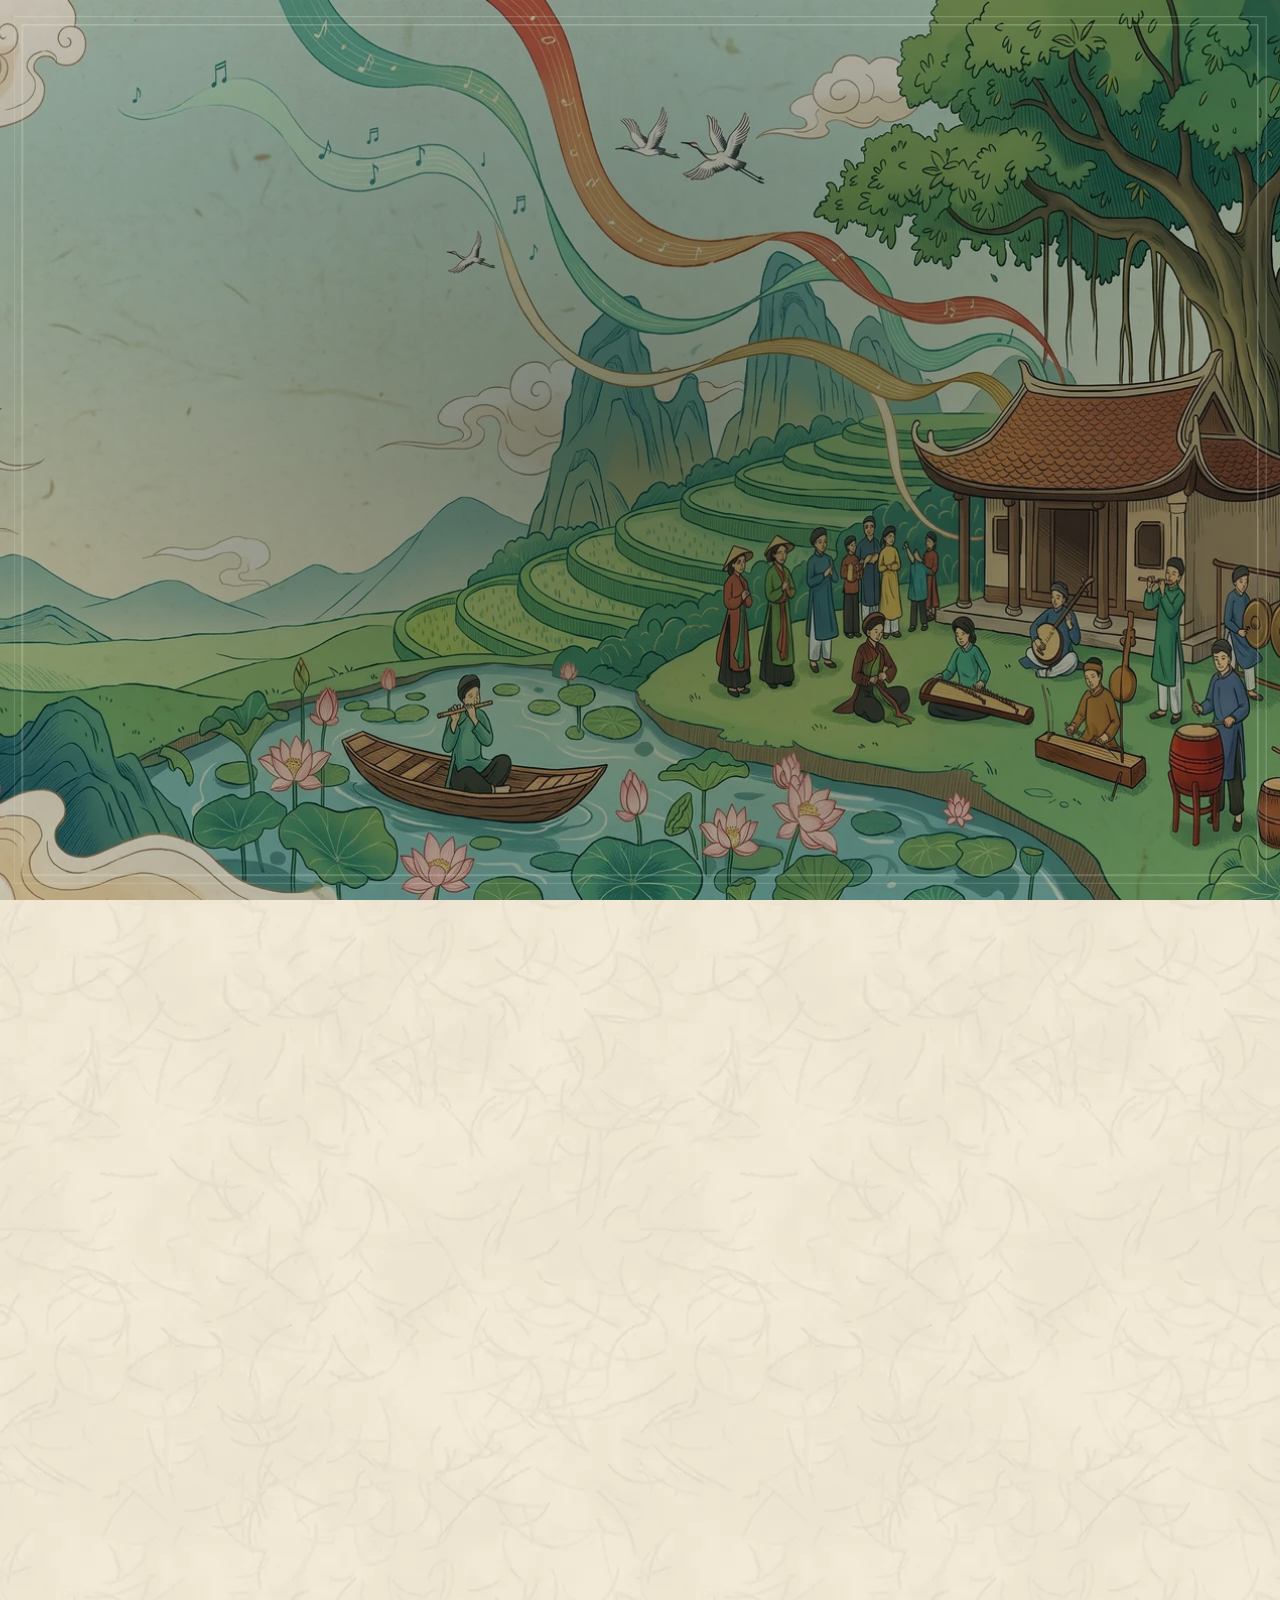
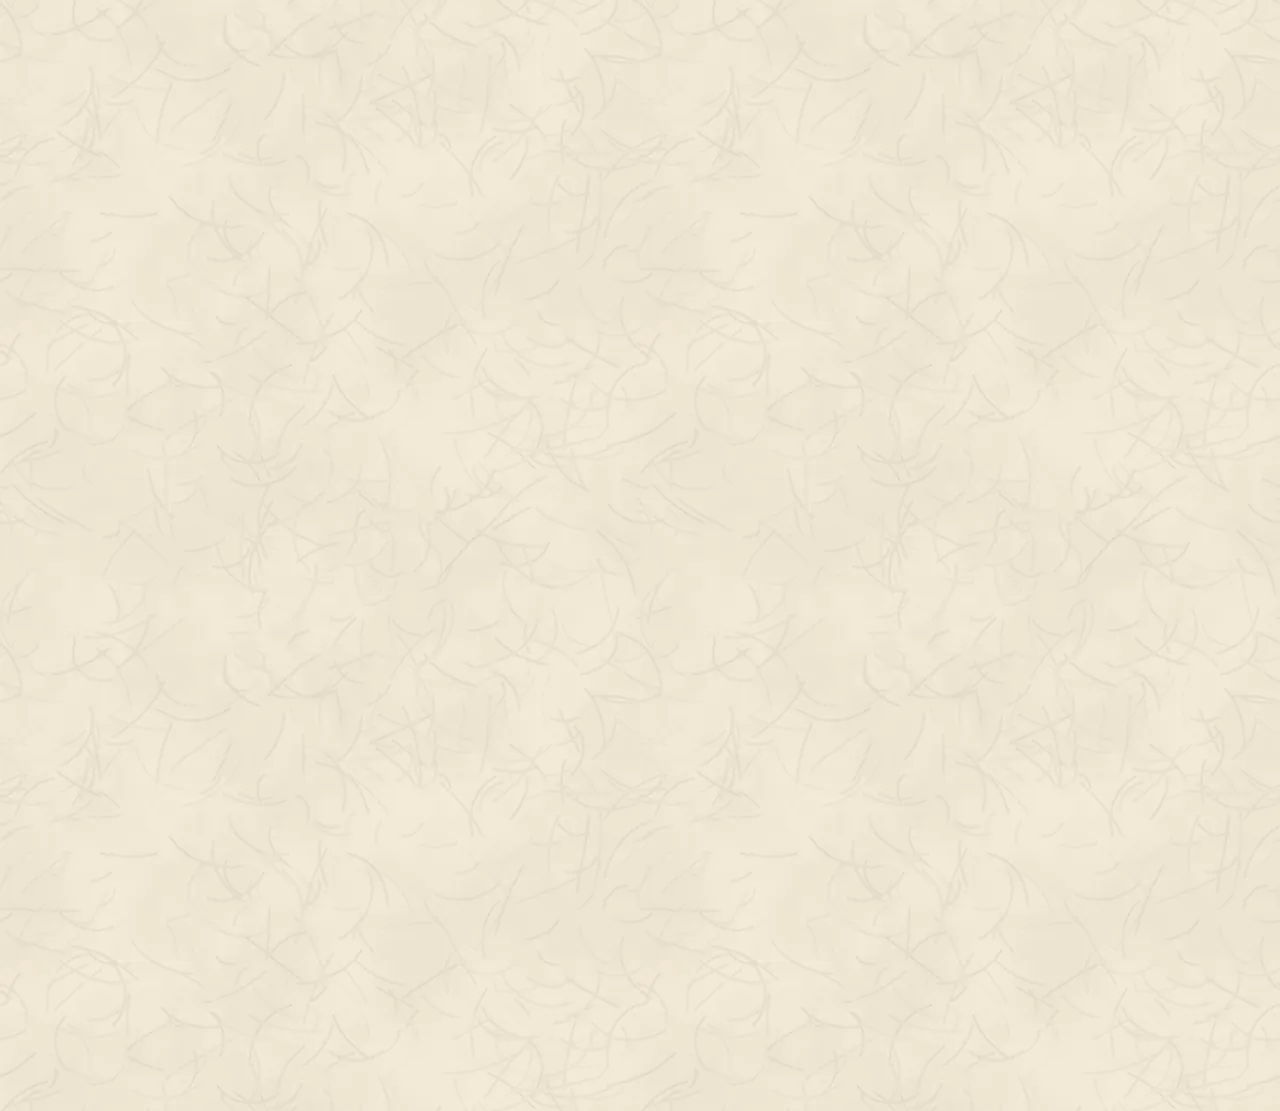
<file: index.html>
<!DOCTYPE html>
<html lang="en">
<head>
  <meta charset="utf-8">
  <meta name="viewport" content="width=device-width, initial-scale=1">
  <title>Ngũ Âm</title>
  <meta http-equiv="refresh" content="0; url=HomePage.html">
  <link rel="canonical" href="HomePage.html">
</head>
<body>
  <p><a href="HomePage.html">Open Ngũ Âm</a></p>
</body>
</html>
</file>
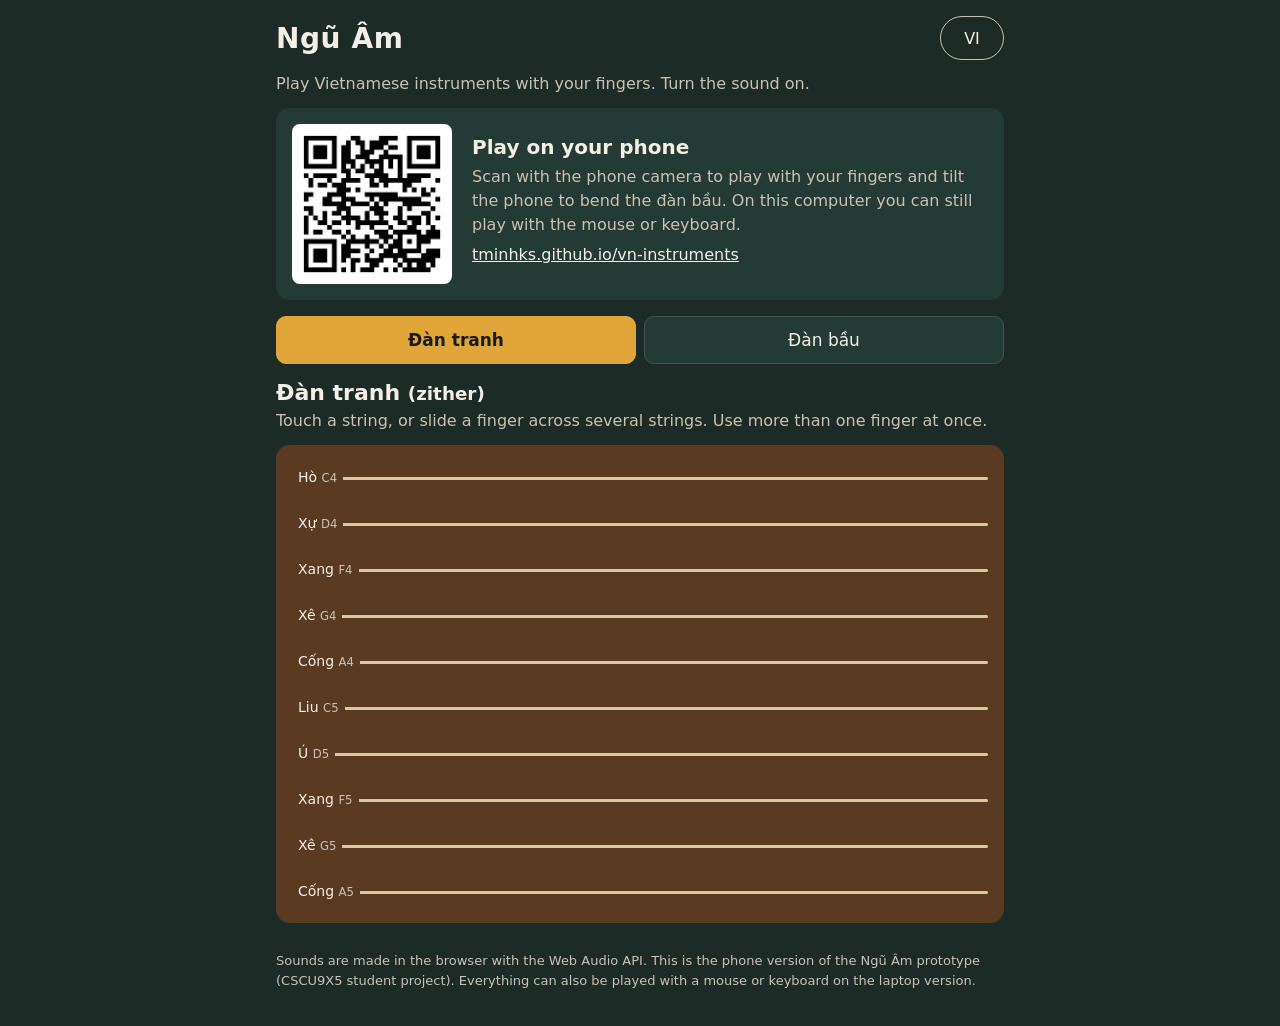
<file: old/index.html>
<!DOCTYPE html>
<html lang="en">
<head>
<meta charset="utf-8">
<meta name="viewport" content="width=device-width, initial-scale=1, viewport-fit=cover">
<meta name="theme-color" content="#1d2b27">
<title>Ngũ Âm - play on your phone</title>
<style>
  :root {
    --bg: #1d2b27;
    --panel: #243a34;
    --text: #f3efe6;
    --muted: #c9c2b2;
    --accent: #e0a63a;
    --string: #d8c9a3;
    --focus: #8fd3ff;
  }
  * { box-sizing: border-box; }
  html, body { margin: 0; background: var(--bg); color: var(--text); font-family: system-ui, "Segoe UI", Roboto, Arial, sans-serif; }
  body { padding: env(safe-area-inset-top) 16px calc(24px + env(safe-area-inset-bottom)); -webkit-tap-highlight-color: transparent; }
  header { display: flex; justify-content: space-between; align-items: center; padding: 16px 0 8px; }
  h1 { font-size: 28px; margin: 0; letter-spacing: 0.02em; }
  h2 { font-size: 22px; margin: 0 0 4px; }
  p { color: var(--muted); line-height: 1.5; margin: 4px 0 12px; }
  .lang { min-height: 44px; min-width: 64px; border-radius: 22px; border: 1px solid var(--muted); background: transparent; color: var(--text); font: inherit; }
  .tabs { display: grid; grid-template-columns: 1fr 1fr; gap: 8px; margin: 12px 0 16px; }
  .tabs button { min-height: 48px; border-radius: 10px; border: 1px solid #3d5a52; background: var(--panel); color: var(--text); font: inherit; font-size: 17px; }
  .tabs button[aria-selected="true"] { background: var(--accent); color: #1d1a12; border-color: var(--accent); font-weight: 600; }
  button:focus-visible, input:focus-visible { outline: 3px solid var(--focus); outline-offset: 2px; }
  section[hidden] { display: none; }

  .tranh { display: flex; flex-direction: column; gap: 6px; padding: 12px 8px; background: #5b3a22; border-radius: 14px; touch-action: none; user-select: none; -webkit-user-select: none; }
  .tranh .str { position: relative; height: 40px; display: flex; align-items: center; border: 0; background: transparent; padding: 0 8px; color: var(--text); font: inherit; }
  .tranh .str::before { content: ""; position: absolute; left: 8px; right: 8px; top: 50%; height: 3px; background: var(--string); border-radius: 2px; transition: transform 0.08s; }
  .tranh .str.on::before { background: #fff3c4; transform: scaleY(2.2); }
  .tranh .str span { position: relative; z-index: 1; background: #5b3a22; padding: 0 6px; font-size: 14px; }
  .tranh .str small { color: var(--muted); }

  .bau { background: var(--panel); border-radius: 14px; padding: 16px; touch-action: none; user-select: none; -webkit-user-select: none; }
  .bau-string { height: 160px; border-radius: 10px; background: #3a2a1a; position: relative; border: 0; width: 100%; color: var(--text); font: inherit; }
  .bau-string::before { content: ""; position: absolute; left: 16px; right: 16px; top: 50%; height: 3px; background: var(--string); transform-origin: right center; transform: rotate(var(--tilt, 0deg)); transition: transform 0.05s; }
  .bau-string.on::before { background: #fff3c4; }
  .bau-string span { position: absolute; left: 0; right: 0; bottom: 12px; text-align: center; }
  .row { display: flex; flex-wrap: wrap; gap: 12px; align-items: center; margin-top: 14px; }
  .row label { min-width: 90px; }
  input[type=range] { flex: 1; min-width: 180px; height: 44px; accent-color: var(--accent); }
  .btn { min-height: 48px; padding: 0 16px; border-radius: 10px; border: 1px solid var(--accent); background: transparent; color: var(--text); font: inherit; }
  .btn[aria-pressed="true"] { background: var(--accent); color: #1d1a12; }
  .status { min-height: 1.5em; color: var(--accent); }
  footer { margin-top: 28px; font-size: 13px; color: var(--muted); line-height: 1.5; }
  .qr { display: none; }
  @media (min-width: 768px) and (hover: hover) {
    body { max-width: 760px; margin: 0 auto; }
    .qr { display: flex; gap: 20px; align-items: center; background: var(--panel); border-radius: 14px; padding: 16px; margin: 8px 0 16px; }
    .qr img { width: 160px; height: 160px; background: #fff; padding: 8px; border-radius: 8px; flex: none; }
    .qr h2 { font-size: 20px; margin: 0 0 6px; }
    .qr p { margin: 0 0 6px; }
    .qr a { color: var(--text); word-break: break-all; }
  }
  @media (prefers-reduced-motion: reduce) { .tranh .str::before, .bau-string::before { transition: none; } }
</style>
</head>
<body>
<header>
  <h1>Ngũ Âm</h1>
  <button type="button" class="lang" id="lang" aria-label="Tiếng Việt">VI</button>
</header>
<p data-en="Play Vietnamese instruments with your fingers. Turn the sound on." data-vi="Chơi nhạc cụ Việt Nam bằng ngón tay. Nhớ bật âm thanh.">Play Vietnamese instruments with your fingers. Turn the sound on.</p>

<aside class="qr" aria-labelledby="qr-title">
  <img src="qr-phone-version.png" alt="QR code that opens this page on a phone">
  <div>
    <h2 id="qr-title" data-en="Play on your phone" data-vi="Chơi trên điện thoại">Play on your phone</h2>
    <p data-en="Scan with the phone camera to play with your fingers and tilt the phone to bend the đàn bầu. On this computer you can still play with the mouse or keyboard." data-vi="Quét bằng camera điện thoại để chơi bằng ngón tay và nghiêng máy để uốn tiếng đàn bầu. Trên máy tính này vẫn chơi được bằng chuột hoặc bàn phím.">Scan with the phone camera to play with your fingers and tilt the phone to bend the đàn bầu. On this computer you can still play with the mouse or keyboard.</p>
    <p><a href="https://tminhks.github.io/vn-instruments/">tminhks.github.io/vn-instruments</a></p>
  </div>
</aside>

<div class="tabs" role="tablist">
  <button type="button" role="tab" id="tab-tranh" aria-controls="panel-tranh" aria-selected="true">Đàn tranh</button>
  <button type="button" role="tab" id="tab-bau" aria-controls="panel-bau" aria-selected="false">Đàn bầu</button>
</div>

<section id="panel-tranh" role="tabpanel" aria-labelledby="tab-tranh">
  <h2>Đàn tranh <small data-en="(zither)" data-vi="">(zither)</small></h2>
  <p data-en="Touch a string, or slide a finger across several strings. Use more than one finger at once." data-vi="Chạm một dây, hoặc vuốt qua nhiều dây. Có thể dùng nhiều ngón cùng lúc.">Touch a string, or slide a finger across several strings. Use more than one finger at once.</p>
  <div class="tranh" id="tranh" aria-label="Strings"></div>
</section>

<section id="panel-bau" role="tabpanel" aria-labelledby="tab-bau" hidden>
  <h2>Đàn bầu <small data-en="(monochord)" data-vi="">(monochord)</small></h2>
  <p data-en="Tap the string to pluck it. Then tilt the phone, or drag the slider, to bend the note the way a player bends the rod." data-vi="Chạm dây để gảy. Sau đó nghiêng điện thoại, hoặc kéo thanh trượt, để uốn tiếng như người chơi uốn cần đàn.">Tap the string to pluck it. Then tilt the phone, or drag the slider, to bend the note the way a player bends the rod.</p>
  <div class="bau">
    <button type="button" class="bau-string" id="bau-string"><span data-en="Pluck" data-vi="Gảy">Pluck</span></button>
    <div class="row">
      <button type="button" class="btn" id="tilt-btn" aria-pressed="false" data-en="Use tilt" data-vi="Dùng nghiêng máy">Use tilt</button>
      <span class="status" id="tilt-status" aria-live="polite"></span>
    </div>
    <div class="row">
      <label for="bend" data-en="Rod (bend)" data-vi="Cần đàn">Rod (bend)</label>
      <input type="range" id="bend" min="-2" max="5" step="0.1" value="0">
      <output id="bend-out" for="bend">0</output>
    </div>
  </div>
</section>

<footer>
  <p data-en="Sounds are made in the browser with the Web Audio API. This is the phone version of the Ngũ Âm prototype (CSCU9X5 student project). Everything can also be played with a mouse or keyboard on the laptop version." data-vi="Âm thanh được tạo trong trình duyệt bằng Web Audio API. Đây là bản điện thoại của prototype Ngũ Âm (bài tập CSCU9X5). Bản trên laptop chơi được bằng chuột hoặc bàn phím.">Sounds are made in the browser with the Web Audio API. This is the phone version of the Ngũ Âm prototype (CSCU9X5 student project). Everything can also be played with a mouse or keyboard on the laptop version.</p>
</footer>

<script>
var ctx = null;
function audio() {
  if (!ctx) ctx = new (window.AudioContext || window.webkitAudioContext)();
  if (ctx.state === 'suspended') ctx.resume();
  return ctx;
}

function pluckBuffer(ac, freq, seconds, damping) {
  var rate = ac.sampleRate;
  var length = Math.floor(rate * seconds);
  var buffer = ac.createBuffer(1, length, rate);
  var data = buffer.getChannelData(0);
  var period = Math.max(2, Math.round(rate / freq));
  var ring = new Float32Array(period);
  for (var i = 0; i < period; i++) ring[i] = Math.random() * 2 - 1;
  var pos = 0;
  for (var n = 0; n < length; n++) {
    var next = (pos + 1) % period;
    var value = ring[pos];
    ring[pos] = damping * 0.5 * (ring[pos] + ring[next]);
    data[n] = value;
    pos = next;
  }
  return buffer;
}

var bufferCache = {};
function pluck(freq, damping, volume) {
  var ac = audio();
  var key = freq + '-' + damping;
  if (!bufferCache[key]) bufferCache[key] = pluckBuffer(ac, freq, 2.5, damping);
  var src = ac.createBufferSource();
  src.buffer = bufferCache[key];
  var gain = ac.createGain();
  gain.gain.value = volume || 0.45;
  src.connect(gain).connect(ac.destination);
  src.start();
  if (navigator.vibrate) navigator.vibrate(8);
  return src;
}

// Đàn tranh: pentatonic strings (hò xự xang xê cống) over two octaves
var notes = [
  ['Hò', 'C4', 261.63], ['Xự', 'D4', 293.66], ['Xang', 'F4', 349.23], ['Xê', 'G4', 392.0], ['Cống', 'A4', 440.0],
  ['Liu', 'C5', 523.25], ['Ú', 'D5', 587.33], ['Xang', 'F5', 698.46], ['Xê', 'G5', 783.99], ['Cống', 'A5', 880.0]
];
var tranh = document.getElementById('tranh');
notes.forEach(function (n, i) {
  var b = document.createElement('button');
  b.type = 'button';
  b.className = 'str';
  b.dataset.index = i;
  b.innerHTML = '<span>' + n[0] + ' <small>' + n[1] + '</small></span>';
  b.setAttribute('aria-label', n[0] + ', ' + n[1]);
  b.addEventListener('keydown', function (e) {
    if (e.key === 'Enter' || e.key === ' ') { e.preventDefault(); strike(i); }
  });
  tranh.appendChild(b);
});
var strings = tranh.querySelectorAll('.str');

function strike(i) {
  pluck(notes[i][2], 0.996);
  var el = strings[i];
  el.classList.add('on');
  setTimeout(function () { el.classList.remove('on'); }, 160);
}

var lastString = {};
function stringAt(x, y) {
  var el = document.elementFromPoint(x, y);
  while (el && el !== tranh) {
    if (el.classList && el.classList.contains('str')) return Number(el.dataset.index);
    el = el.parentNode;
  }
  return null;
}
tranh.addEventListener('pointerdown', function (e) {
  e.preventDefault();
  var i = stringAt(e.clientX, e.clientY);
  lastString[e.pointerId] = i;
  if (i !== null) strike(i);
});
tranh.addEventListener('pointermove', function (e) {
  if (!(e.pointerId in lastString)) return;
  var i = stringAt(e.clientX, e.clientY);
  if (i !== null && i !== lastString[e.pointerId]) strike(i);
  lastString[e.pointerId] = i;
});
['pointerup', 'pointercancel', 'pointerleave'].forEach(function (type) {
  tranh.addEventListener(type, function (e) { delete lastString[e.pointerId]; });
});

// Đàn bầu: one string, bend with tilt or slider
var bauBase = 392.0;
var bauSource = null;
var bend = document.getElementById('bend');
var bendOut = document.getElementById('bend-out');
var bauString = document.getElementById('bau-string');

function setBend(semitones) {
  bend.value = semitones.toFixed(1);
  bendOut.textContent = semitones.toFixed(1);
  bauString.style.setProperty('--tilt', (-semitones * 1.5) + 'deg');
  if (bauSource) bauSource.detune.setTargetAtTime(semitones * 100, audio().currentTime, 0.03);
}
bauString.addEventListener('click', function () {
  bauSource = pluck(bauBase, 0.9988, 0.55);
  bauSource.detune.value = Number(bend.value) * 100;
  bauString.classList.add('on');
  setTimeout(function () { bauString.classList.remove('on'); }, 200);
});
bend.addEventListener('input', function () { setBend(Number(bend.value)); });

var tiltOn = false;
var tiltBtn = document.getElementById('tilt-btn');
var tiltStatus = document.getElementById('tilt-status');
function onTilt(e) {
  if (!tiltOn || e.gamma === null) return;
  var g = Math.max(-15, Math.min(35, e.gamma));
  setBend(g / 7);
}
tiltBtn.addEventListener('click', function () {
  if (tiltOn) {
    tiltOn = false;
    tiltBtn.setAttribute('aria-pressed', 'false');
    tiltStatus.textContent = text('Tilt off. Use the slider.', 'Đã tắt nghiêng. Dùng thanh trượt.');
    setBend(0);
    return;
  }
  function start() {
    tiltOn = true;
    tiltBtn.setAttribute('aria-pressed', 'true');
    tiltStatus.textContent = text('Tilt the phone right to raise the note.', 'Nghiêng điện thoại sang phải để nâng tiếng.');
    window.addEventListener('deviceorientation', onTilt);
  }
  if (typeof DeviceOrientationEvent === 'undefined') {
    tiltStatus.textContent = text('This device has no tilt sensor. Use the slider.', 'Máy này không có cảm biến nghiêng. Dùng thanh trượt.');
  } else if (typeof DeviceOrientationEvent.requestPermission === 'function') {
    DeviceOrientationEvent.requestPermission().then(function (state) {
      if (state === 'granted') start();
      else tiltStatus.textContent = text('Tilt not allowed. Use the slider.', 'Chưa cho phép nghiêng máy. Dùng thanh trượt.');
    }).catch(function () {
      tiltStatus.textContent = text('Tilt not available. Use the slider.', 'Không dùng được nghiêng máy. Dùng thanh trượt.');
    });
  } else {
    start();
  }
});

// Tabs
var tabs = document.querySelectorAll('[role=tab]');
tabs.forEach(function (tab) {
  tab.addEventListener('click', function () {
    tabs.forEach(function (t) {
      var on = t === tab;
      t.setAttribute('aria-selected', on ? 'true' : 'false');
      document.getElementById(t.getAttribute('aria-controls')).hidden = !on;
    });
  });
});

// Language
var lang = 'en';
function text(en, vi) { return lang === 'vi' ? vi : en; }
document.getElementById('lang').addEventListener('click', function () {
  lang = lang === 'en' ? 'vi' : 'en';
  document.documentElement.lang = lang;
  this.textContent = lang === 'en' ? 'VI' : 'EN';
  this.setAttribute('aria-label', lang === 'en' ? 'Tiếng Việt' : 'English');
  document.querySelectorAll('[data-en]').forEach(function (el) {
    el.textContent = el.dataset[lang];
  });
  tiltStatus.textContent = '';
});
</script>
</body>
</html>
</file>
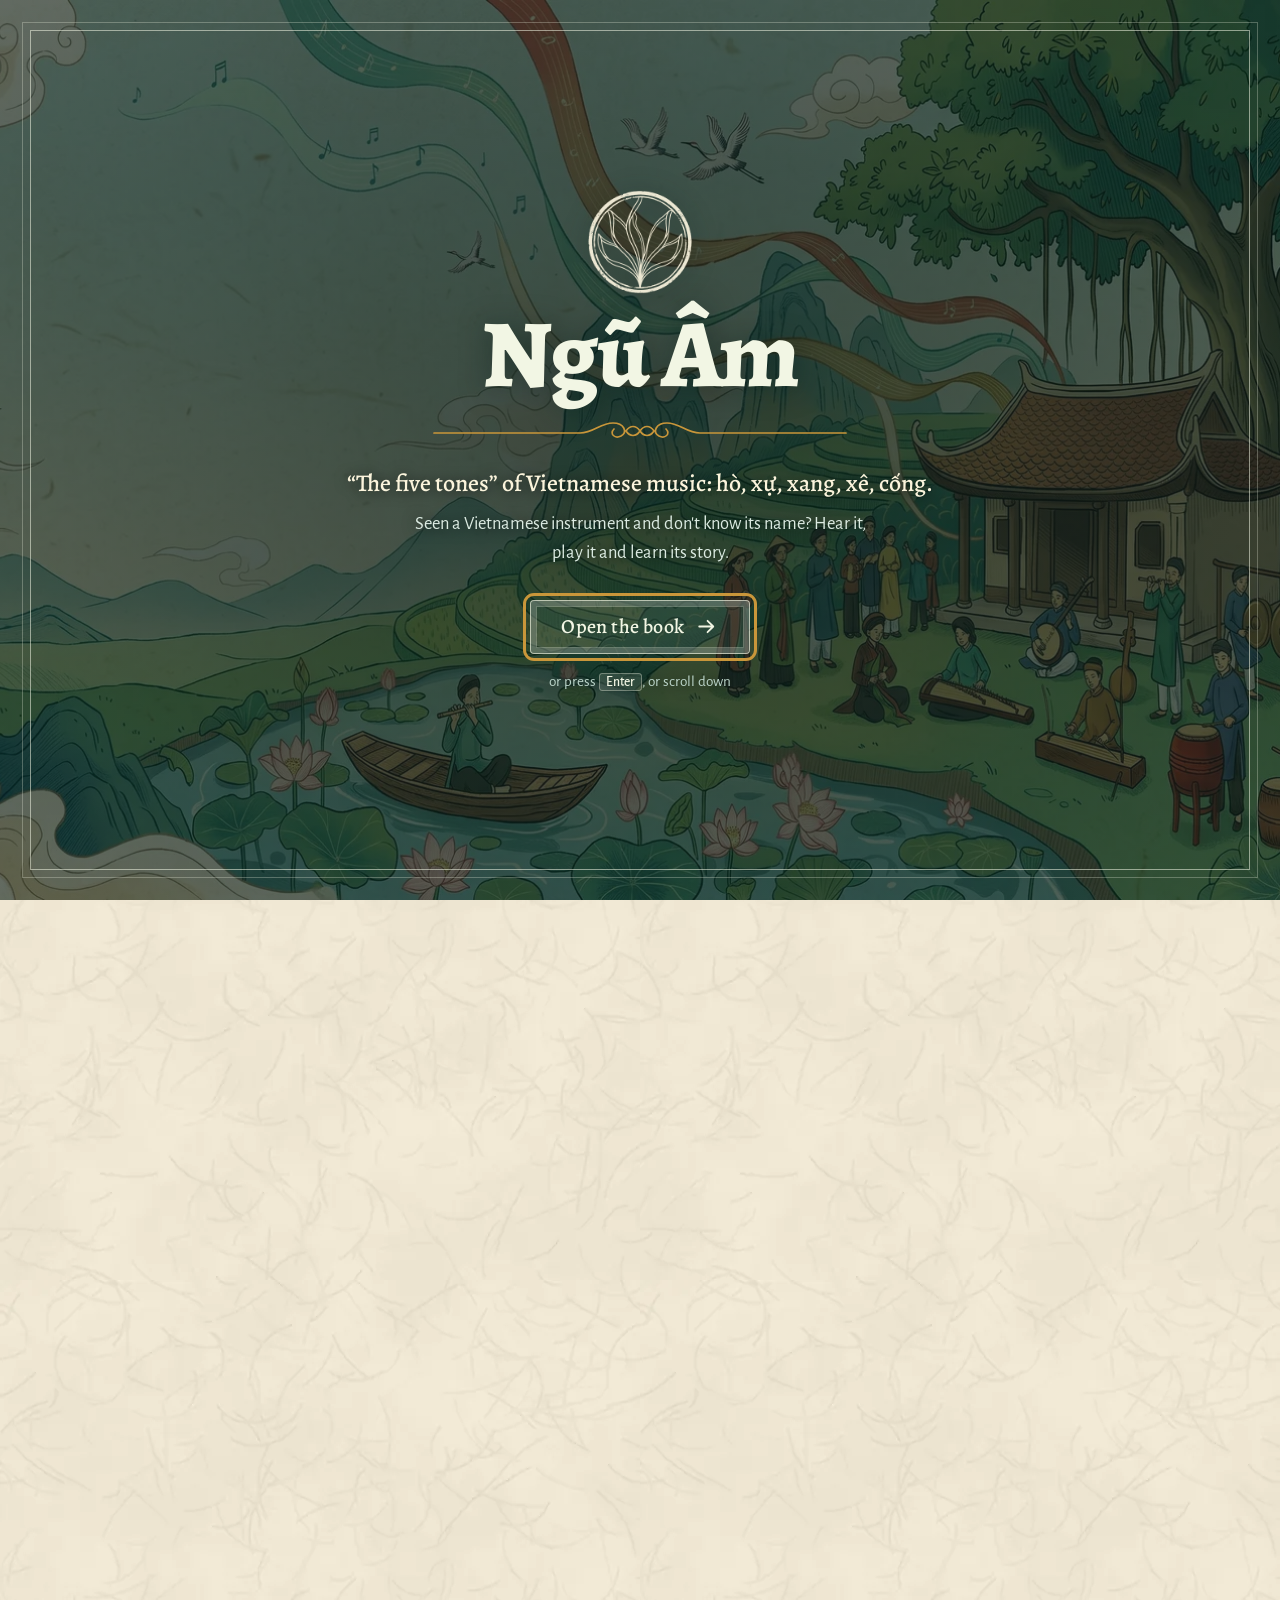
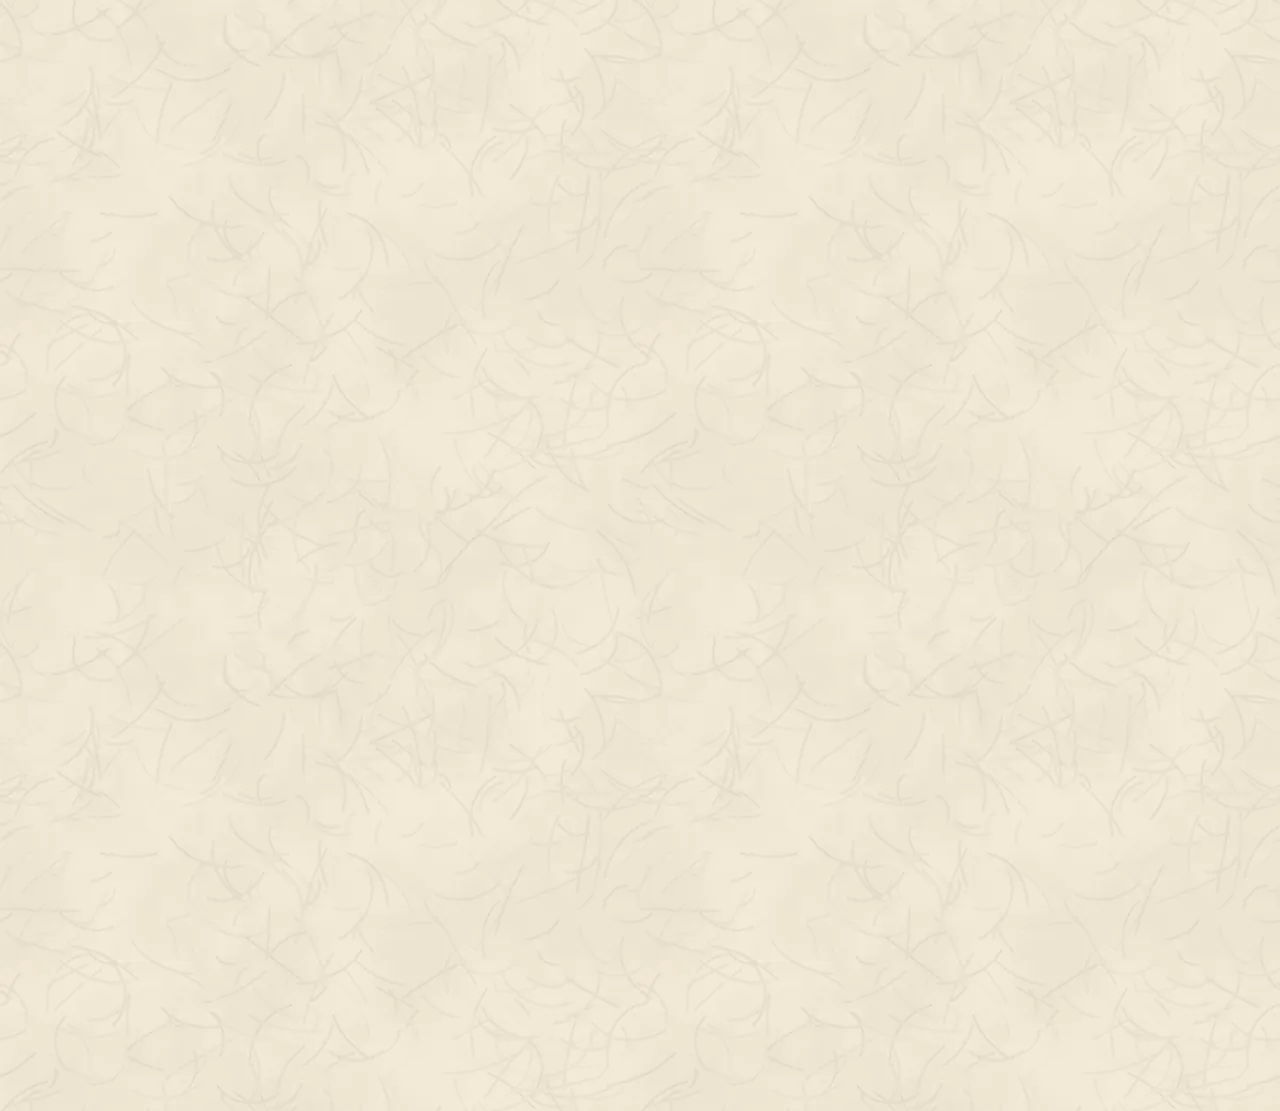
<file: HomePage.html>
<!DOCTYPE html>
<html lang="en">
<head>
  <meta charset="utf-8">
  <meta name="viewport" content="width=device-width, initial-scale=1">
  <title>Ngũ Âm · Vietnamese traditional instruments</title>
  <meta name="title-vi" content="Ngũ Âm · Nhạc cụ dân tộc Việt Nam">
  <meta name="description" content="Show Ngũ Âm a picture of a Vietnamese traditional instrument: it names it, lets you play it in the browser and tells you its story.">
  <meta name="theme-color" content="#154a3f">
  <link rel="icon" type="image/png" href="assets/img/favicon.png">
  <script>
    // Show the book cover on the first visit of a session (or when the URL has ?cover).
    (function () {
      var h = document.documentElement;
      h.classList.add("js");
      if (/[?&]cover\b/.test(location.search) || !sessionStorage.getItem("nguam.opened")) h.classList.add("is-cover");
    })();
  </script>
  <link rel="stylesheet" href="vendor/bootstrap/bootstrap.min.css">
  <link rel="stylesheet" href="css/fonts.css">
  <link rel="stylesheet" href="css/site.css">
  <link rel="stylesheet" href="css/home.css">
</head>
<body>

<svg width="0" height="0" style="position:absolute" aria-hidden="true" focusable="false">
  <defs>
    <filter id="stamp" x="-5%" y="-5%" width="110%" height="110%">
      <feTurbulence type="fractalNoise" baseFrequency="0.9" numOctaves="2" seed="4" result="grain"/>
      <feDisplacementMap in="SourceGraphic" in2="grain" scale="2.2" xChannelSelector="R" yChannelSelector="G" result="rough"/>
      <feTurbulence type="fractalNoise" baseFrequency="0.06" numOctaves="2" seed="9" result="blots"/>
      <feColorMatrix in="blots" type="matrix" values="0 0 0 0 0  0 0 0 0 0  0 0 0 0 0  0 0 0 -1.6 1.75" result="ink"/>
      <feComposite in="rough" in2="ink" operator="in"/>
    </filter>
  </defs>
  <symbol id="i-arrow" viewBox="0 0 24 24"><path d="M5 12h13M13 6.5l5.5 5.5-5.5 5.5"/></symbol>
  <symbol id="i-sound-on" viewBox="0 0 24 24"><path d="M4 9.5h3.5L12 5.5v13l-4.5-4H4z"/><path d="M15.5 9a4.2 4.2 0 0 1 0 6M18 6.5a7.8 7.8 0 0 1 0 11"/></symbol>
  <symbol id="i-sound-off" viewBox="0 0 24 24"><path d="M4 9.5h3.5L12 5.5v13l-4.5-4H4z"/><path d="M16 9.5l5 5M21 9.5l-5 5"/></symbol>
  <symbol id="i-star" viewBox="0 0 24 24"><path d="M12 4.2l2.4 4.9 5.4.8-3.9 3.8.9 5.4-4.8-2.6-4.8 2.6.9-5.4-3.9-3.8 5.4-.8z"/></symbol>
  <symbol id="i-play" viewBox="0 0 24 24"><path d="M9 6.5v11l9-5.5z"/></symbol>
  <symbol id="i-stop" viewBox="0 0 24 24"><rect x="7.5" y="7.5" width="9" height="9" rx="1"/></symbol>
  <symbol id="i-five" viewBox="0 0 26 18"><path d="M1 3c4-3 7 2 12 0s8-2 12 0M1 6.5c4-3 7 2 12 0s8-2 12 0M1 10c4-3 7 2 12 0s8-2 12 0M1 13.5c4-3 7 2 12 0s8-2 12 0M1 17c4-3 7 2 12 0s8-2 12 0"/></symbol>
  <symbol id="i-cloud" viewBox="0 0 420 28"><path d="M4 16H150c14 0 20-10 33-10 11 0 15 9 8 13-6 3-12-2-7-7M416 16H270c-14 0-20-10-33-10-11 0-15 9-8 13 6 3 12-2 7-7M196 14c4-6 10-6 14 0 4-6 10-6 14 0-4 6-10 6-14 0-4 6-10 6-14 0z"/></symbol>
</svg>

<a class="skip-link" href="#main" data-vi="Bỏ qua, tới nội dung">Skip to content</a>

<header class="site-nav" id="site-nav">
  <nav class="navbar navbar-expand-lg" aria-label="Main" data-vi-label="Menu chính">
    <div class="container-fluid nav-inner">
      <a class="brand" href="HomePage.html">
        <span class="brand-seal" aria-hidden="true"><svg class="icon" viewBox="0 0 26 18"><use href="#i-five"/></svg></span>
        <span class="brand-name">Ngũ Âm</span>
      </a>
      <button class="navbar-toggler" type="button" data-bs-toggle="collapse" data-bs-target="#nav-menu" aria-controls="nav-menu" aria-expanded="false" aria-label="Open menu" data-vi-label="Mở menu">
        <span class="navbar-toggler-icon"></span>
      </button>
      <div class="collapse navbar-collapse" id="nav-menu">
        <ul class="navbar-nav ms-auto">
          <li class="nav-item"><a class="nav-link active" aria-current="page" href="HomePage.html" data-vi="Trang chủ">Home</a></li>
          <li class="nav-item"><a class="nav-link" href="identify.html" data-vi="Nhận diện">Identify</a></li>
          <li class="nav-item"><a class="nav-link" href="library.html" data-vi="Nhạc cụ">Instruments</a></li>
          <li class="nav-item"><a class="nav-link" href="learn.html" data-vi="Bài học">Learn</a></li>
          <li class="nav-item">
            <a class="nav-link" href="library.html#saved">
              <span data-vi="Đã lưu">Saved</span>
              <span class="saved-count" id="saved-count" hidden>0</span>
            </a>
          </li>
        </ul>
        <div class="nav-tools">
          <button class="tool-btn" id="sound-toggle" type="button" aria-pressed="true">
            <svg class="icon on" aria-hidden="true"><use href="#i-sound-on"/></svg>
            <svg class="icon off" aria-hidden="true"><use href="#i-sound-off"/></svg>
            <span class="on" data-vi="Có tiếng">Sound on</span><span class="off" data-vi="Tắt tiếng">Sound off</span>
          </button>
          <div class="lang-switch" role="group" aria-label="Language" data-vi-label="Ngôn ngữ">
            <button type="button" data-lang-btn="en" aria-pressed="true" lang="en">EN</button>
            <button type="button" data-lang-btn="vi" aria-pressed="false" lang="vi">VI</button>
          </div>
        </div>
      </div>
    </div>
  </nav>
</header>

<main id="main">
  <!-- Scene 1: the village. The book cover opens onto it. -->
  <section class="stage" aria-labelledby="hero-title">
   <div class="canvas">
    <div class="art">
      <picture>
        <source type="image/webp" srcset="assets/img/hero-1600.webp 1600w, assets/img/hero-2752.webp 2752w" sizes="(min-width: 1100px) 100vw, 200vw">
        <img src="assets/img/hero-1600.jpg" srcset="assets/img/hero-1600.jpg 1600w, assets/img/hero-2752.jpg 2752w" sizes="(min-width: 1100px) 100vw, 200vw"
             width="2752" height="1536" fetchpriority="high"
             alt="Illustration of a Vietnamese village: beside a communal house and a banyan tree, villagers play the đàn nguyệt, đàn tranh, đàn bầu, bamboo flute, drums and gongs, and five silk ribbons of music float over rice terraces and limestone hills."
             data-vi-alt="Tranh minh họa một làng quê Việt Nam: bên đình làng và cây đa, dân làng chơi đàn nguyệt, đàn tranh, đàn bầu, sáo trúc, trống và cồng chiêng, năm dải lụa âm nhạc bay qua ruộng bậc thang và núi đá.">
      </picture>
      <svg class="ribbons" viewBox="0 0 2752 1536" preserveAspectRatio="none" role="group" aria-label="Five ribbons, one for each tone" data-vi-label="Năm dải lụa, mỗi dải một âm">
        <defs><filter id="glow" x="-10%" y="-10%" width="120%" height="120%"><feGaussianBlur stdDeviation="7"/></filter></defs>
        <g>
          <path class="ribbon-swell" stroke="#fffbe8" d="M850,0 C859,10 880,42 905,60 C930,78 968,98 1000,110 C1032,122 1070,122 1100,130 C1130,138 1157,145 1180,160 C1203,175 1223,197 1240,220 C1257,243 1267,273 1280,300 C1293,327 1303,353 1320,380 C1337,407 1358,437 1380,460 C1402,483 1422,506 1450,520 C1478,534 1517,542 1550,545 C1583,548 1617,548 1650,540 C1683,532 1720,512 1750,500 C1780,488 1805,470 1830,470 C1855,470 1878,485 1900,500 C1922,515 1937,545 1960,560 C1983,575 2012,582 2040,590 C2068,598 2111,605 2125,608"/>
          <path class="ribbon-light" d="M850,0 C859,10 880,42 905,60 C930,78 968,98 1000,110 C1032,122 1070,122 1100,130 C1130,138 1157,145 1180,160 C1203,175 1223,197 1240,220 C1257,243 1267,273 1280,300 C1293,327 1303,353 1320,380 C1337,407 1358,437 1380,460 C1402,483 1422,506 1450,520 C1478,534 1517,542 1550,545 C1583,548 1617,548 1650,540 C1683,532 1720,512 1750,500 C1780,488 1805,470 1830,470 C1855,470 1878,485 1900,500 C1922,515 1937,545 1960,560 C1983,575 2012,582 2040,590 C2068,598 2111,605 2125,608"/>
          <path class="ribbon-hit" tabindex="0" role="button" aria-label="Play Hò, the note C" data-vi-label="Chơi âm Hò" d="M850,0 C859,10 880,42 905,60 C930,78 968,98 1000,110 C1032,122 1070,122 1100,130 C1130,138 1157,145 1180,160 C1203,175 1223,197 1240,220 C1257,243 1267,273 1280,300 C1293,327 1303,353 1320,380 C1337,407 1358,437 1380,460 C1402,483 1422,506 1450,520 C1478,534 1517,542 1550,545 C1583,548 1617,548 1650,540 C1683,532 1720,512 1750,500 C1780,488 1805,470 1830,470 C1855,470 1878,485 1900,500 C1922,515 1937,545 1960,560 C1983,575 2012,582 2040,590 C2068,598 2111,605 2125,608"/>
          <path class="ribbon-focus" d="M850,0 C859,10 880,42 905,60 C930,78 968,98 1000,110 C1032,122 1070,122 1100,130 C1130,138 1157,145 1180,160 C1203,175 1223,197 1240,220 C1257,243 1267,273 1280,300 C1293,327 1303,353 1320,380 C1337,407 1358,437 1380,460 C1402,483 1422,506 1450,520 C1478,534 1517,542 1550,545 C1583,548 1617,548 1650,540 C1683,532 1720,512 1750,500 C1780,488 1805,470 1830,470 C1855,470 1878,485 1900,500 C1922,515 1937,545 1960,560 C1983,575 2012,582 2040,590 C2068,598 2111,605 2125,608"/>
        </g>
        <g>
          <path class="ribbon-swell" stroke="#fffbe8" d="M560,190 C575,187 618,176 650,170 C682,164 722,151 750,152 C778,153 798,162 820,175 C842,188 857,215 880,230 C903,245 930,260 960,265 C990,270 1028,262 1060,260 C1092,258 1125,245 1150,250 C1175,255 1193,272 1210,290 C1227,308 1243,348 1250,360"/>
          <path class="ribbon-light" d="M560,190 C575,187 618,176 650,170 C682,164 722,151 750,152 C778,153 798,162 820,175 C842,188 857,215 880,230 C903,245 930,260 960,265 C990,270 1028,262 1060,260 C1092,258 1125,245 1150,250 C1175,255 1193,272 1210,290 C1227,308 1243,348 1250,360"/>
          <path class="ribbon-hit" tabindex="0" role="button" aria-label="Play Xự, the note D" data-vi-label="Chơi âm Xự" d="M560,190 C575,187 618,176 650,170 C682,164 722,151 750,152 C778,153 798,162 820,175 C842,188 857,215 880,230 C903,245 930,260 960,265 C990,270 1028,262 1060,260 C1092,258 1125,245 1150,250 C1175,255 1193,272 1210,290 C1227,308 1243,348 1250,360"/>
          <path class="ribbon-focus" d="M560,190 C575,187 618,176 650,170 C682,164 722,151 750,152 C778,153 798,162 820,175 C842,188 857,215 880,230 C903,245 930,260 960,265 C990,270 1028,262 1060,260 C1092,258 1125,245 1150,250 C1175,255 1193,272 1210,290 C1227,308 1243,348 1250,360"/>
        </g>
        <g>
          <path class="ribbon-swell" stroke="#fffbe8" d="M1200,0 C1210,8 1245,28 1262,50 C1279,72 1290,100 1300,130 C1310,160 1312,200 1322,230 C1332,260 1346,287 1362,310 C1378,333 1397,352 1420,370 C1443,388 1470,408 1500,420 C1530,432 1567,440 1600,440 C1633,440 1670,426 1700,420 C1730,414 1758,403 1780,405 C1802,407 1813,418 1830,430 C1847,442 1858,465 1880,480 C1902,495 1933,512 1960,520 C1987,528 2017,523 2040,530 C2063,537 2082,545 2100,560 C2118,575 2138,605 2150,620 C2162,635 2167,645 2170,650"/>
          <path class="ribbon-light" d="M1200,0 C1210,8 1245,28 1262,50 C1279,72 1290,100 1300,130 C1310,160 1312,200 1322,230 C1332,260 1346,287 1362,310 C1378,333 1397,352 1420,370 C1443,388 1470,408 1500,420 C1530,432 1567,440 1600,440 C1633,440 1670,426 1700,420 C1730,414 1758,403 1780,405 C1802,407 1813,418 1830,430 C1847,442 1858,465 1880,480 C1902,495 1933,512 1960,520 C1987,528 2017,523 2040,530 C2063,537 2082,545 2100,560 C2118,575 2138,605 2150,620 C2162,635 2167,645 2170,650"/>
          <path class="ribbon-hit" tabindex="0" role="button" aria-label="Play Xang, the note F" data-vi-label="Chơi âm Xang" d="M1200,0 C1210,8 1245,28 1262,50 C1279,72 1290,100 1300,130 C1310,160 1312,200 1322,230 C1332,260 1346,287 1362,310 C1378,333 1397,352 1420,370 C1443,388 1470,408 1500,420 C1530,432 1567,440 1600,440 C1633,440 1670,426 1700,420 C1730,414 1758,403 1780,405 C1802,407 1813,418 1830,430 C1847,442 1858,465 1880,480 C1902,495 1933,512 1960,520 C1987,528 2017,523 2040,530 C2063,537 2082,545 2100,560 C2118,575 2138,605 2150,620 C2162,635 2167,645 2170,650"/>
          <path class="ribbon-focus" d="M1200,0 C1210,8 1245,28 1262,50 C1279,72 1290,100 1300,130 C1310,160 1312,200 1322,230 C1332,260 1346,287 1362,310 C1378,333 1397,352 1420,370 C1443,388 1470,408 1500,420 C1530,432 1567,440 1600,440 C1633,440 1670,426 1700,420 C1730,414 1758,403 1780,405 C1802,407 1813,418 1830,430 C1847,442 1858,465 1880,480 C1902,495 1933,512 1960,520 C1987,528 2017,523 2040,530 C2063,537 2082,545 2100,560 C2118,575 2138,605 2150,620 C2162,635 2167,645 2170,650"/>
        </g>
        <g>
          <path class="ribbon-swell" stroke="#fffbe8" d="M1200,380 C1204,392 1212,425 1222,450 C1232,475 1245,507 1262,530 C1279,553 1299,573 1322,590 C1345,607 1374,621 1400,630 C1426,639 1453,645 1480,645 C1507,645 1533,638 1560,630 C1587,622 1617,608 1640,600 C1663,592 1680,587 1700,585 C1720,583 1738,586 1760,590 C1782,594 1812,602 1830,612 C1848,622 1860,634 1868,652 C1876,670 1878,699 1880,720 C1882,741 1880,770 1880,780"/>
          <path class="ribbon-light" d="M1200,380 C1204,392 1212,425 1222,450 C1232,475 1245,507 1262,530 C1279,553 1299,573 1322,590 C1345,607 1374,621 1400,630 C1426,639 1453,645 1480,645 C1507,645 1533,638 1560,630 C1587,622 1617,608 1640,600 C1663,592 1680,587 1700,585 C1720,583 1738,586 1760,590 C1782,594 1812,602 1830,612 C1848,622 1860,634 1868,652 C1876,670 1878,699 1880,720 C1882,741 1880,770 1880,780"/>
          <path class="ribbon-hit" tabindex="0" role="button" aria-label="Play Xê, the note G" data-vi-label="Chơi âm Xê" d="M1200,380 C1204,392 1212,425 1222,450 C1232,475 1245,507 1262,530 C1279,553 1299,573 1322,590 C1345,607 1374,621 1400,630 C1426,639 1453,645 1480,645 C1507,645 1533,638 1560,630 C1587,622 1617,608 1640,600 C1663,592 1680,587 1700,585 C1720,583 1738,586 1760,590 C1782,594 1812,602 1830,612 C1848,622 1860,634 1868,652 C1876,670 1878,699 1880,720 C1882,741 1880,770 1880,780"/>
          <path class="ribbon-focus" d="M1200,380 C1204,392 1212,425 1222,450 C1232,475 1245,507 1262,530 C1279,553 1299,573 1322,590 C1345,607 1374,621 1400,630 C1426,639 1453,645 1480,645 C1507,645 1533,638 1560,630 C1587,622 1617,608 1640,600 C1663,592 1680,587 1700,585 C1720,583 1738,586 1760,590 C1782,594 1812,602 1830,612 C1848,622 1860,634 1868,652 C1876,670 1878,699 1880,720 C1882,741 1880,770 1880,780"/>
        </g>
        <g>
          <path class="ribbon-swell" stroke="#fffbe8" d="M1500,640 C1520,634 1577,615 1620,605 C1663,595 1717,580 1760,580 C1803,580 1847,594 1880,605 C1913,616 1936,640 1960,648 C1984,656 2005,645 2022,652 C2039,659 2054,685 2060,692"/>
          <path class="ribbon-light" d="M1500,640 C1520,634 1577,615 1620,605 C1663,595 1717,580 1760,580 C1803,580 1847,594 1880,605 C1913,616 1936,640 1960,648 C1984,656 2005,645 2022,652 C2039,659 2054,685 2060,692"/>
          <path class="ribbon-hit" tabindex="0" role="button" aria-label="Play Cống, the note A" data-vi-label="Chơi âm Cống" d="M1500,640 C1520,634 1577,615 1620,605 C1663,595 1717,580 1760,580 C1803,580 1847,594 1880,605 C1913,616 1936,640 1960,648 C1984,656 2005,645 2022,652 C2039,659 2054,685 2060,692"/>
          <path class="ribbon-focus" d="M1500,640 C1520,634 1577,615 1620,605 C1663,595 1717,580 1760,580 C1803,580 1847,594 1880,605 C1913,616 1936,640 1960,648 C1984,656 2005,645 2022,652 C2039,659 2054,685 2060,692"/>
        </g>
      </svg>
    </div>

    <div class="cover">
      <div class="cover-frame" aria-hidden="true"></div>
      <div class="cover-body">
        <img class="cover-logo" src="assets/img/logo-cream.png" width="512" height="512" alt="">
        <p class="cover-title" lang="vi">Ngũ Âm</p>
        <svg class="cloud-rule icon" viewBox="0 0 420 28" aria-hidden="true"><use href="#i-cloud"/></svg>
        <p class="cover-meaning" data-vi="Năm âm của nhạc Việt: hò, xự, xang, xê, cống.">“The five tones” of Vietnamese music: hò, xự, xang, xê, cống.</p>
        <p class="cover-sub" data-vi="Thấy một nhạc cụ dân tộc mà chưa biết tên? Nghe nó, chơi thử nó và biết câu chuyện của nó.">Seen a Vietnamese instrument and don't know its name? Hear it, play it and learn its story.</p>
        <button class="btn-begin" id="begin" type="button">
          <span data-vi="Mở sách">Open the book</span>
          <svg class="icon" aria-hidden="true"><use href="#i-arrow"/></svg>
        </button>
        <p class="cover-hint" data-vi="hoặc nhấn <kbd>Enter</kbd>, hoặc cuộn xuống">or press <kbd>Enter</kbd>, or scroll down</p>
      </div>
    </div>

    <p class="ribbon-hint">
      <svg class="five icon" viewBox="0 0 26 18" aria-hidden="true"><use href="#i-five"/></svg>
      <span><span data-vi="Chạm vào dải lụa để nghe năm âm">Touch a ribbon to hear the five tones</span><span class="keys" data-vi=", hoặc nhấn phím 1 đến 5">, or press keys 1 to 5</span></span>
    </p>
    <div class="note-tag" aria-hidden="true"></div>
    <p class="visually-hidden" id="note-live" aria-live="polite"></p>
   </div>

    <div class="hero-copy">
      <h1 id="hero-title" data-vi="Đây là nhạc cụ gì?">What instrument is that?</h1>
      <p class="lede" data-vi="Đưa cho Ngũ Âm một bức ảnh: web sẽ gọi tên nhạc cụ, cho bạn chơi thử và kể câu chuyện của nó.">Show Ngũ Âm a picture. It names the instrument, lets you play it and tells you its story.</p>
      <ul class="seals">
        <li>
          <a class="seal-link is-main" href="identify.html">
            <span class="seal" lang="vi" aria-hidden="true"><span>Nhận</span><span>diện</span></span>
            <span class="seal-label">
              <span class="seal-title" data-vi="Nhận diện nhạc cụ">Identify an instrument</span>
              <span class="seal-desc" data-vi="Không cần biết tên: ảnh chụp, tranh vẽ hay ảnh chụp màn hình phim đều được">No name needed: a photo, a painting or a film screenshot is enough</span>
            </span>
          </a>
        </li>
        <li>
          <a class="seal-link" href="instrument.html?id=dan-tranh">
            <span class="seal" lang="vi" aria-hidden="true"><span>Chơi</span><span>đàn</span></span>
            <span class="seal-label">
              <span class="seal-title" data-vi="Chơi thử nhạc cụ">Play an instrument</span>
              <span class="seal-desc" data-vi="Gảy dây đàn tranh bằng chuột hoặc bàn phím">Pluck the strings of a đàn tranh</span>
            </span>
          </a>
        </li>
        <li>
          <a class="seal-link" href="library.html">
            <span class="seal" lang="vi" aria-hidden="true"><span>Câu</span><span>chuyện</span></span>
            <span class="seal-label">
              <span class="seal-title" data-vi="Khám phá câu chuyện">Discover their stories</span>
              <span class="seal-desc" data-vi="Nguồn gốc và lịch sử của từng nhạc cụ">Where each instrument comes from</span>
            </span>
          </a>
        </li>
      </ul>
    </div>
  </section>

  <div class="after-stage">
    <!-- Scene 2: one instrument introduces itself -->
    <section class="scene scene-today" aria-labelledby="today-title">
      <div class="scene-art">
        <picture><source type="image/webp" srcset="assets/img/scene-bau.webp"><img src="assets/img/scene-bau.jpg" width="1920" height="1072" loading="lazy" alt=""></picture>
      </div>
      <div class="scene-text">
        <p class="date-seal" lang="vi" aria-hidden="true"><span>Hôm</span><span>nay</span></p>
        <h2 id="today-title" data-vi="Hôm nay: đàn bầu">Today: the đàn bầu</h2>
        <p class="say" data-vi="Đàn độc huyền · đọc là <b>đàn bầu</b>">Monochord · say it <b>“dahn bow”</b></p>
        <p class="story" data-vi="Chỉ một dây đàn, một hộp gỗ và một chiếc cần mềm. Người chơi chạm nhẹ vào dây ở các điểm bồi âm và uốn cần đàn, nên một dây duy nhất có thể ngân, lướt và hát như giọng người.">One string, one wooden box and a flexible rod. The player touches the string lightly at its harmonic points and bends the rod, so a single string can glide, sigh and sing like a human voice.</p>
        <div class="today-actions">
          <button class="btn-listen" id="listen-bau" type="button" aria-pressed="false">
            <span class="listen-mark" aria-hidden="true">
              <svg class="icon play"><use href="#i-play"/></svg><svg class="icon stop"><use href="#i-stop"/></svg>
            </span>
            <span class="play" data-vi="Nghe đàn bầu">Listen to the đàn bầu</span>
            <span class="stop" data-vi="Dừng">Stop</span>
          </button>
          <a class="ink-link" href="instrument.html?id=dan-bau">
            <span data-vi="Tự chơi thử">Play it yourself</span>
            <svg class="icon" aria-hidden="true"><use href="#i-arrow"/></svg>
          </a>
        </div>
        <figure class="specimen">
          <picture>
            <source type="image/webp" srcset="assets/img/dan-bau.webp">
            <img src="assets/img/dan-bau.jpg" width="1700" height="915" loading="lazy"
                 alt="A real đàn bầu on display: a long wooden box with a single string and a thin rod rising from one end."
                 data-vi-alt="Một cây đàn bầu thật đang trưng bày: hộp gỗ dài, một dây đàn và cần đàn mảnh dựng ở một đầu.">
          </picture>
          <figcaption data-vi="Cây đàn thật, Bảo tàng Dân tộc học Việt Nam, Hà Nội. Ảnh: Daderot, CC0.">The real thing, Vietnam Museum of Ethnology, Hanoi. Photo: Daderot, CC0.</figcaption>
        </figure>
      </div>
    </section>

    <!-- Scene 3: evening on the river, the phone version and the colophon -->
    <section class="scene scene-end" aria-labelledby="phone-title">
      <div class="scene-art">
        <picture><source type="image/webp" srcset="assets/img/scene-end.webp"><img src="assets/img/scene-end.jpg" width="1920" height="1072" loading="lazy" alt=""></picture>
      </div>
      <div class="scene-text phone-note">
        <div class="qr"><img src="assets/img/qr-phone.png" width="300" height="300" alt="QR code for the phone version of Ngũ Âm" data-vi-alt="Mã QR mở bản điện thoại của Ngũ Âm"></div>
        <div>
          <h2 id="phone-title" data-vi="Mang theo trên điện thoại">Take it on your phone</h2>
          <p class="on-desktop" data-vi="Quét mã để mở bản điện thoại: gảy đàn tranh bằng nhiều ngón cùng lúc, và nghiêng máy để uốn tiếng đàn bầu.">Scan the code to open the phone version: pluck the đàn tranh with several fingers at once, and tilt the phone to bend the đàn bầu.</p>
          <p class="on-phone" data-vi="Bản điện thoại cho bạn gảy đàn tranh bằng nhiều ngón cùng lúc, và nghiêng máy để uốn tiếng đàn bầu.">The phone version lets you pluck the đàn tranh with several fingers at once, and tilt the phone to bend the đàn bầu.</p>
          <p><a class="ink-link" href="https://tminhks.github.io/vn-instruments/">tminhks.github.io/vn-instruments</a></p>
        </div>
      </div>
    </section>
  </div>
</main>

<footer class="colophon after-stage">
  <div class="colophon-inner">
    <p class="colophon-seal" lang="vi" aria-hidden="true"><span>Ngũ</span><span>Âm</span></p>
    <p class="colophon-lead" data-vi="Nhìn, nghe và chơi thử nhạc cụ dân tộc Việt Nam. Bản prototype cho môn CSCU9X5; mọi âm thanh đều được tạo ngay trong trình duyệt.">See, hear and play Vietnamese traditional instruments. A CSCU9X5 prototype; every sound is made in your browser.</p>
    <h2 class="visually-hidden" data-vi="Nguồn">Credits</h2>
    <ul class="credits">
      <li><span data-vi="Tranh minh họa">Illustrations</span>: <span data-vi="vẽ riêng cho Ngũ Âm; nguồn và công cụ ghi trong báo cáo.">made for Ngũ Âm; sources and tools are listed in the report.</span></li>
      <li><span data-vi="Ảnh đàn bầu">Đàn bầu photo</span>: Daderot, <a href="https://commons.wikimedia.org/wiki/File:Dan_bau_(monochord)_-_Vietnam_Museum_of_Ethnology_-_Hanoi,_Vietnam_-_DSC02538.JPG">Wikimedia Commons</a>, CC0.</li>
      <li><span data-vi="Âm thanh">Sound</span>: <span data-vi="tạo trong trình duyệt bằng Web Audio API.">synthesised in the browser with the Web Audio API.</span></li>
      <li><span data-vi="Thông tin đàn bầu">Đàn bầu facts</span>: <a href="https://en.wikipedia.org/wiki/%C4%90%C3%A0n_b%E1%BA%A7u">Wikipedia, “Đàn bầu”</a>.</li>
      <li><span data-vi="Phông chữ và thư viện">Fonts and libraries</span>: Alegreya, Alegreya Sans (SIL OFL), Bootstrap 5 (MIT).</li>
    </ul>
    <p class="fine" data-vi="Bài tập CSCU9X5 HCI-UI-UX, 2026. Mã sinh viên 30066757.">CSCU9X5 HCI-UI-UX coursework, 2026. Student ID 30066757.</p>
  </div>
</footer>

<script src="vendor/bootstrap/bootstrap.bundle.min.js"></script>
<script src="js/sound.js"></script>
<script src="js/site.js"></script>
<script src="js/home.js"></script>
</body>
</html>
</file>
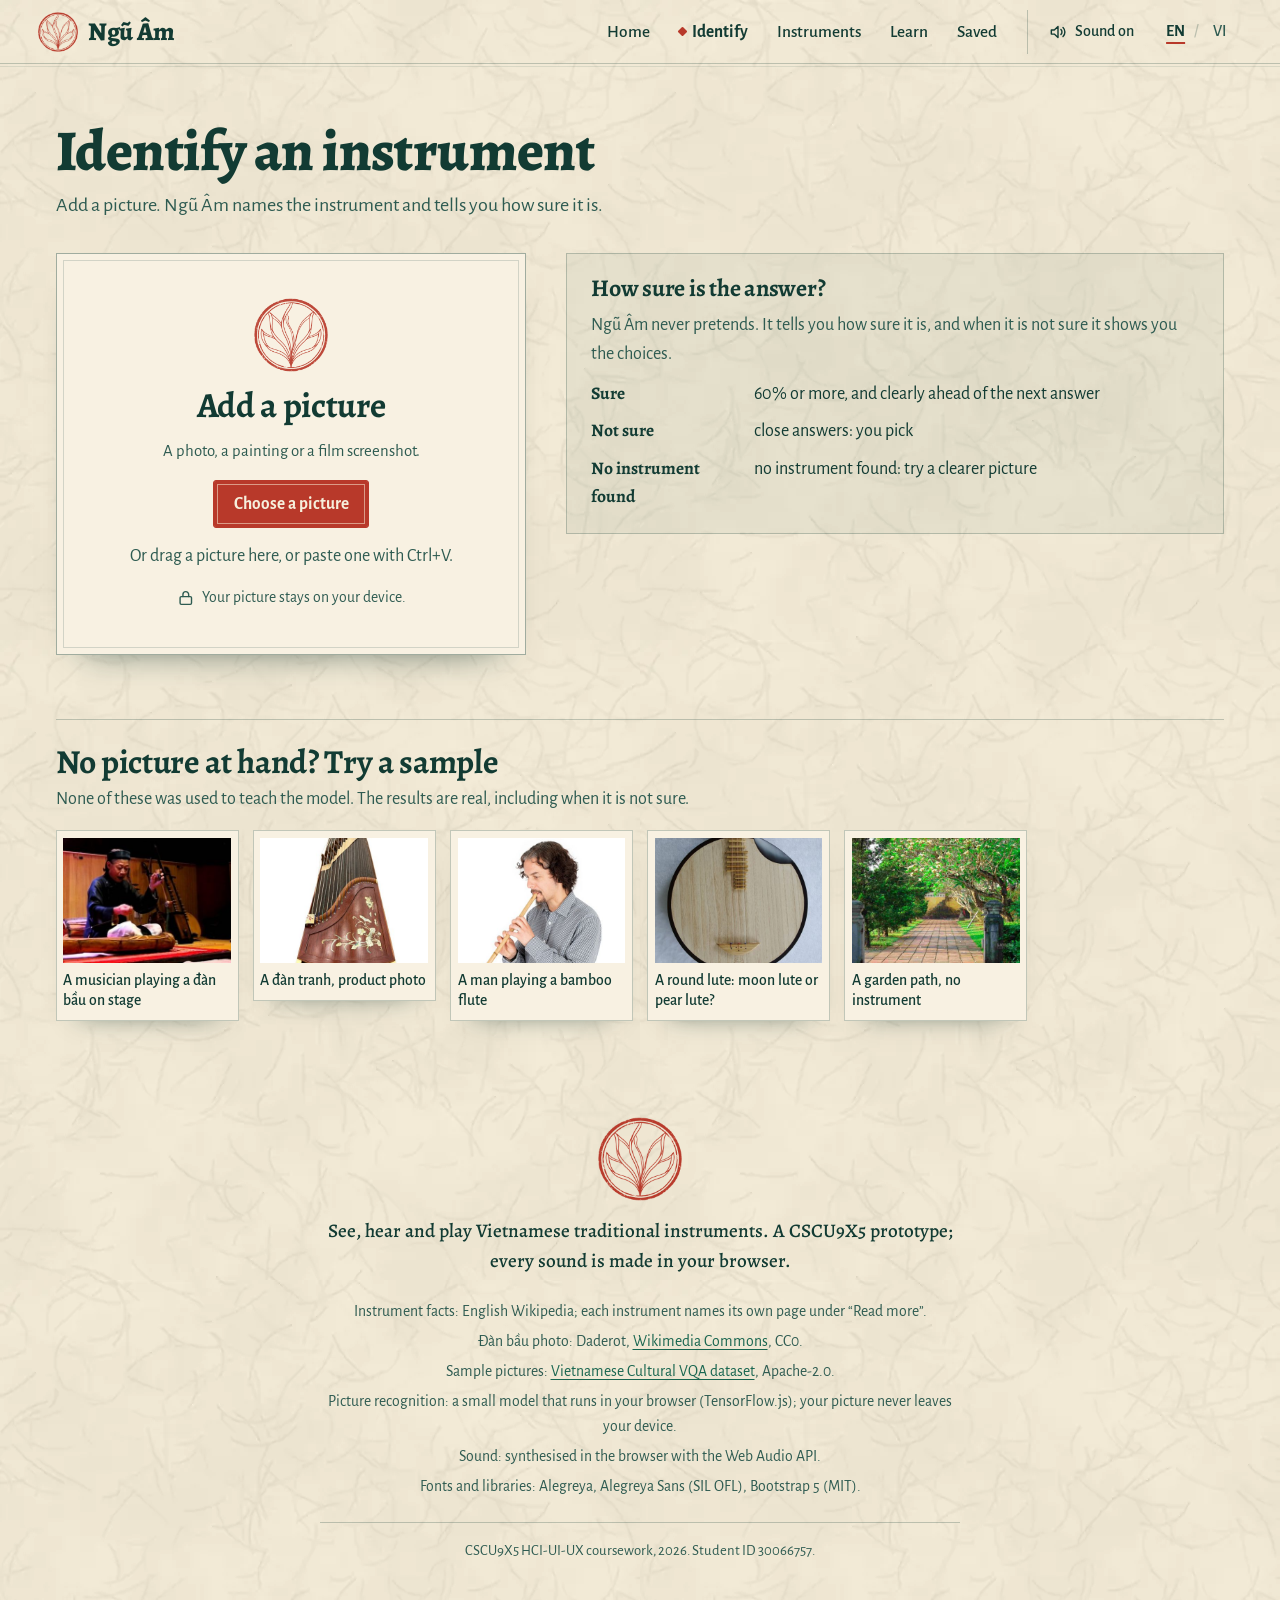
<file: identify.html>
<!DOCTYPE html>
<html lang="en">
<head>
  <meta charset="utf-8">
  <meta name="viewport" content="width=device-width, initial-scale=1">
  <title>Identify an instrument · Ngũ Âm</title>
  <meta name="title-vi" content="Nhận diện nhạc cụ · Ngũ Âm">
  <meta name="description" content="Add a picture of a Vietnamese traditional instrument: a photo, a painting or a film screenshot. Ngũ Âm names it and says how sure it is.">
  <meta name="theme-color" content="#154a3f">
  <link rel="icon" type="image/png" href="assets/img/favicon.png">
  <link rel="stylesheet" href="vendor/bootstrap/bootstrap.min.css">
  <link rel="stylesheet" href="css/fonts.css">
  <link rel="stylesheet" href="css/site.css">
  <link rel="stylesheet" href="css/identify.css">
</head>
<body>

<svg width="0" height="0" style="position:absolute" aria-hidden="true" focusable="false">
  <defs>
    <filter id="stamp" x="-5%" y="-5%" width="110%" height="110%">
      <feTurbulence type="fractalNoise" baseFrequency="0.9" numOctaves="2" seed="4" result="grain"/>
      <feDisplacementMap in="SourceGraphic" in2="grain" scale="2.2" xChannelSelector="R" yChannelSelector="G" result="rough"/>
      <feTurbulence type="fractalNoise" baseFrequency="0.06" numOctaves="2" seed="9" result="blots"/>
      <feColorMatrix in="blots" type="matrix" values="0 0 0 0 0  0 0 0 0 0  0 0 0 0 0  0 0 0 -1.6 1.75" result="ink"/>
      <feComposite in="rough" in2="ink" operator="in"/>
    </filter>
  </defs>
  <symbol id="i-arrow" viewBox="0 0 24 24"><path d="M5 12h13M13 6.5l5.5 5.5-5.5 5.5"/></symbol>
  <symbol id="i-sound-on" viewBox="0 0 24 24"><path d="M4 9.5h3.5L12 5.5v13l-4.5-4H4z"/><path d="M15.5 9a4.2 4.2 0 0 1 0 6M18 6.5a7.8 7.8 0 0 1 0 11"/></symbol>
  <symbol id="i-sound-off" viewBox="0 0 24 24"><path d="M4 9.5h3.5L12 5.5v13l-4.5-4H4z"/><path d="M16 9.5l5 5M21 9.5l-5 5"/></symbol>
  <symbol id="i-star" viewBox="0 0 24 24"><path d="M12 4.2l2.4 4.9 5.4.8-3.9 3.8.9 5.4-4.8-2.6-4.8 2.6.9-5.4-3.9-3.8 5.4-.8z"/></symbol>
  <symbol id="i-play" viewBox="0 0 24 24"><path d="M9 6.5v11l9-5.5z"/></symbol>
  <symbol id="i-stop" viewBox="0 0 24 24"><rect x="7.5" y="7.5" width="9" height="9" rx="1"/></symbol>
  <symbol id="i-five" viewBox="0 0 26 18"><path d="M1 3c4-3 7 2 12 0s8-2 12 0M1 6.5c4-3 7 2 12 0s8-2 12 0M1 10c4-3 7 2 12 0s8-2 12 0M1 13.5c4-3 7 2 12 0s8-2 12 0M1 17c4-3 7 2 12 0s8-2 12 0"/></symbol>
  <symbol id="i-cloud" viewBox="0 0 420 28"><path d="M4 16H150c14 0 20-10 33-10 11 0 15 9 8 13-6 3-12-2-7-7M416 16H270c-14 0-20-10-33-10-11 0-15 9-8 13 6 3 12-2 7-7M196 14c4-6 10-6 14 0 4-6 10-6 14 0-4 6-10 6-14 0-4 6-10 6-14 0z"/></symbol>
  <symbol id="i-search" viewBox="0 0 24 24"><circle cx="10.5" cy="10.5" r="6"/><path d="M15 15l5 5"/></symbol>
  <symbol id="i-close" viewBox="0 0 24 24"><path d="M6 6l12 12M18 6L6 18"/></symbol>
  <symbol id="i-filter" viewBox="0 0 24 24"><path d="M4 6h16M7 12h10M10 18h4"/></symbol>
  <symbol id="i-compare" viewBox="0 0 24 24"><path d="M4 7h11M11.5 3.5L15 7l-3.5 3.5M20 17H9M12.5 13.5L9 17l3.5 3.5"/></symbol>
</svg>

<a class="skip-link" href="#main" data-vi="Bỏ qua, tới nội dung">Skip to content</a>

<header class="site-nav" id="site-nav">
  <nav class="navbar navbar-expand-lg" aria-label="Main" data-vi-label="Menu chính">
    <div class="container-fluid nav-inner">
      <a class="brand" href="HomePage.html">
        <span class="brand-seal" aria-hidden="true"><svg class="icon" viewBox="0 0 26 18"><use href="#i-five"/></svg></span>
        <span class="brand-name">Ngũ Âm</span>
      </a>
      <button class="navbar-toggler" type="button" data-bs-toggle="collapse" data-bs-target="#nav-menu" aria-controls="nav-menu" aria-expanded="false" aria-label="Open menu" data-vi-label="Mở menu">
        <span class="navbar-toggler-icon"></span>
      </button>
      <div class="collapse navbar-collapse" id="nav-menu">
        <ul class="navbar-nav ms-auto">
          <li class="nav-item"><a class="nav-link" href="HomePage.html" data-vi="Trang chủ">Home</a></li>
          <li class="nav-item"><a class="nav-link active" aria-current="page" href="identify.html" data-vi="Nhận diện">Identify</a></li>
          <li class="nav-item"><a class="nav-link" href="library.html" data-vi="Nhạc cụ">Instruments</a></li>
          <li class="nav-item"><a class="nav-link" href="learn.html" data-vi="Bài học">Learn</a></li>
          <li class="nav-item">
            <a class="nav-link" href="library.html#saved" id="nav-saved">
              <span data-vi="Đã lưu">Saved</span>
              <span class="saved-count" id="saved-count" hidden>0</span>
            </a>
          </li>
        </ul>
        <div class="nav-tools">
          <button class="tool-btn" id="sound-toggle" type="button" aria-pressed="true">
            <svg class="icon on" aria-hidden="true"><use href="#i-sound-on"/></svg>
            <svg class="icon off" aria-hidden="true"><use href="#i-sound-off"/></svg>
            <span class="on" data-vi="Có tiếng">Sound on</span><span class="off" data-vi="Tắt tiếng">Sound off</span>
          </button>
          <div class="lang-switch" role="group" aria-label="Language" data-vi-label="Ngôn ngữ">
            <button type="button" data-lang-btn="en" aria-pressed="true" lang="en">EN</button>
            <button type="button" data-lang-btn="vi" aria-pressed="false" lang="vi">VI</button>
          </div>
        </div>
      </div>
    </div>
  </nav>
</header>

<main id="main" class="idf">
  <header class="idf-head">
    <h1 data-vi="Nhận diện nhạc cụ">Identify an instrument</h1>
    <p class="lede" data-vi="Đưa một bức ảnh vào. Ngũ Âm sẽ gọi tên nhạc cụ và nói rõ mức chắc chắn.">Add a picture. Ngũ Âm names the instrument and tells you how sure it is.</p>
  </header>

  <p class="visually-hidden" id="idf-live" role="status" aria-live="polite"></p>

  <div class="idf-stage" id="idf-stage" data-phase="empty">
    <section class="idf-left" id="idf-left" aria-label="Your picture" data-vi-label="Ảnh của bạn"></section>
    <section class="idf-right" id="idf-right" aria-labelledby="idf-result-title" tabindex="-1"></section>
  </div>

  <section class="idf-samples" aria-labelledby="samples-title">
    <h2 id="samples-title" data-vi="Chưa có ảnh trong tay? Thử một ảnh mẫu">No picture at hand? Try a sample</h2>
    <p class="idf-note" data-vi="Các ảnh này chưa từng được dùng để dạy mô hình. Kết quả là kết quả thật, kể cả khi mô hình chưa chắc.">None of these was used to teach the model. The results are real, including when it is not sure.</p>
    <ul class="sample-row" id="sample-row"></ul>
  </section>
</main>

<input type="file" id="file-input" accept="image/*" hidden>
<input type="file" id="camera-input" accept="image/*" capture="environment" hidden>

<footer class="colophon">
  <div class="colophon-inner">
    <p class="colophon-seal" lang="vi" aria-hidden="true"><span>Ngũ</span><span>Âm</span></p>
    <p class="colophon-lead" data-vi="Nhìn, nghe và chơi thử nhạc cụ dân tộc Việt Nam. Bản prototype cho môn CSCU9X5; mọi âm thanh đều được tạo ngay trong trình duyệt.">See, hear and play Vietnamese traditional instruments. A CSCU9X5 prototype; every sound is made in your browser.</p>
    <h2 class="visually-hidden" data-vi="Nguồn">Credits</h2>
    <ul class="credits">
      <li><span data-vi="Thông tin nhạc cụ">Instrument facts</span>: <span data-vi="Wikipedia tiếng Anh, mỗi nhạc cụ ghi nguồn riêng ở phần “Đọc thêm”.">English Wikipedia; each instrument names its own page under “Read more”.</span></li>
      <li><span data-vi="Ảnh đàn bầu">Đàn bầu photo</span>: Daderot, <a href="https://commons.wikimedia.org/wiki/File:Dan_bau_(monochord)_-_Vietnam_Museum_of_Ethnology_-_Hanoi,_Vietnam_-_DSC02538.JPG">Wikimedia Commons</a>, CC0.</li>
      <li><span data-vi="Ảnh mẫu">Sample pictures</span>: <a href="https://huggingface.co/datasets/Dangindev/viet-cultural-vqa">Vietnamese Cultural VQA dataset</a>, Apache-2.0.</li>
      <li><span data-vi="Nhận diện ảnh">Picture recognition</span>: <span data-vi="mô hình nhỏ chạy ngay trong trình duyệt (TensorFlow.js); ảnh của bạn không rời khỏi máy.">a small model that runs in your browser (TensorFlow.js); your picture never leaves your device.</span></li>
      <li><span data-vi="Âm thanh">Sound</span>: <span data-vi="tạo trong trình duyệt bằng Web Audio API.">synthesised in the browser with the Web Audio API.</span></li>
      <li><span data-vi="Phông chữ và thư viện">Fonts and libraries</span>: Alegreya, Alegreya Sans (SIL OFL), Bootstrap 5 (MIT).</li>
    </ul>
    <p class="fine" data-vi="Bài tập CSCU9X5 HCI-UI-UX, 2026. Mã sinh viên 30066757.">CSCU9X5 HCI-UI-UX coursework, 2026. Student ID 30066757.</p>
  </div>
</footer>

<script src="vendor/bootstrap/bootstrap.bundle.min.js"></script>
<script src="vendor/tfjs/tf.min.js"></script>
<script src="js/ngu-am-model.js"></script>
<script src="js/samples.js"></script>
<script src="js/sound.js"></script>
<script src="js/data.js"></script>
<script src="js/shapes.js"></script>
<script src="js/site.js"></script>
<script src="js/identify.js"></script>
</body>
</html>
</file>
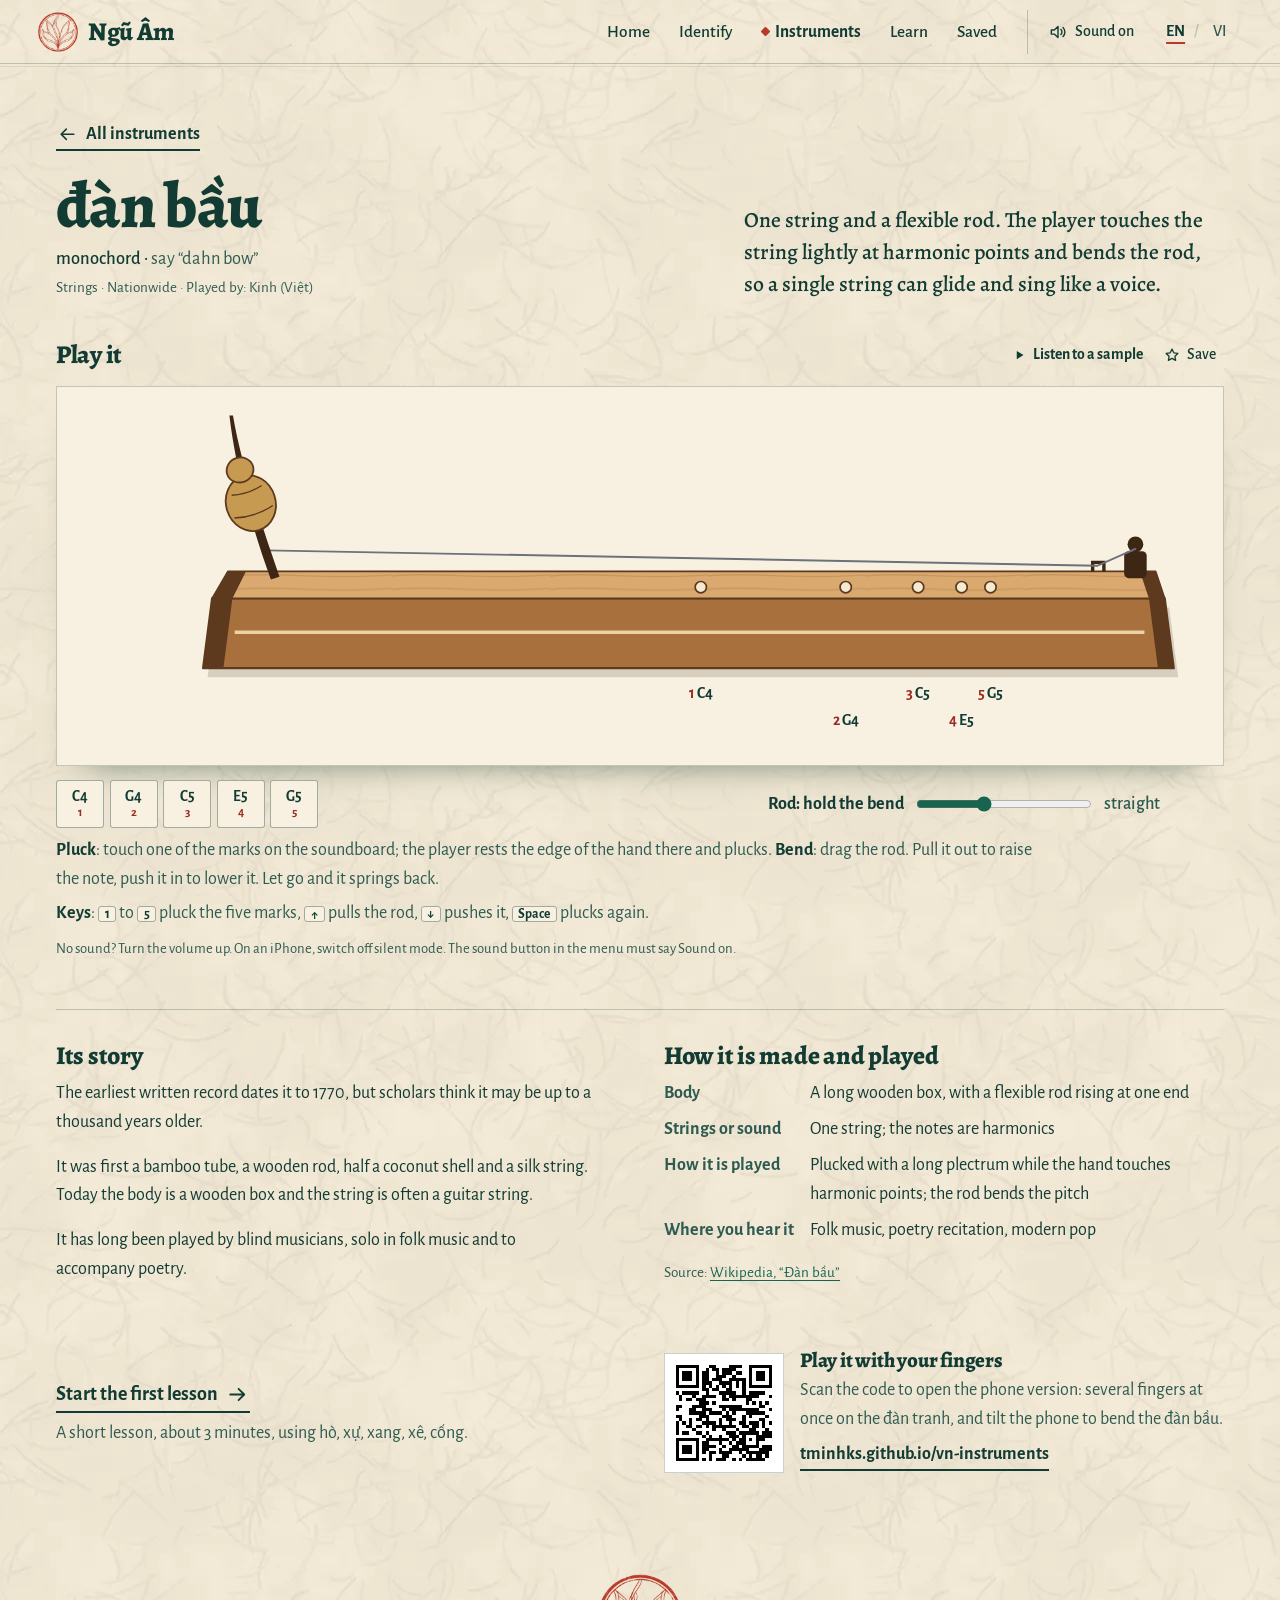
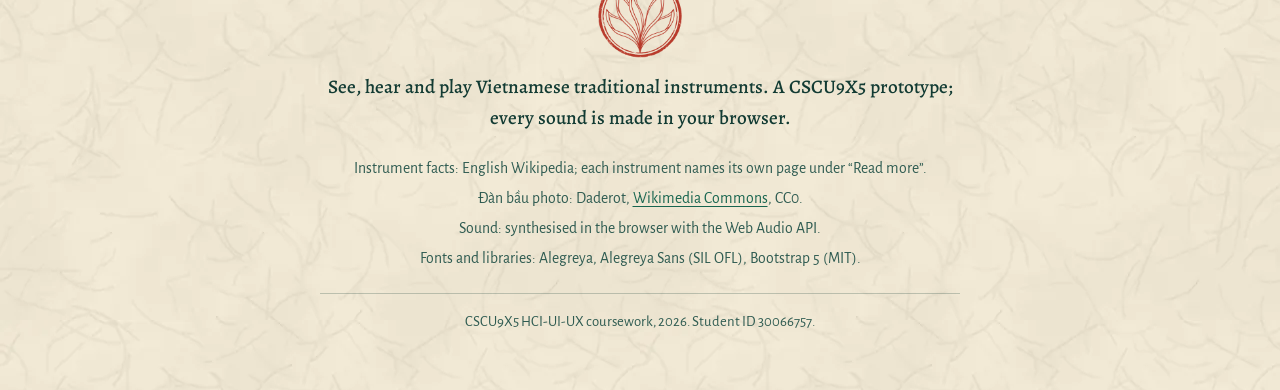
<file: instrument.html>
<!DOCTYPE html>
<html lang="en">
<head>
  <meta charset="utf-8">
  <meta name="viewport" content="width=device-width, initial-scale=1">
  <title>Instrument · Ngũ Âm</title>
  <meta name="title-vi" content="Nhạc cụ · Ngũ Âm">
  <meta name="description" content="Play a Vietnamese traditional instrument on screen, the way it is played in real life, and read its story.">
  <meta name="theme-color" content="#154a3f">
  <link rel="stylesheet" href="vendor/bootstrap/bootstrap.min.css">
  <link rel="stylesheet" href="css/fonts.css">
  <link rel="stylesheet" href="css/site.css">
  <link rel="stylesheet" href="css/library.css">
  <link rel="stylesheet" href="css/instrument.css">
</head>
<body>

<svg width="0" height="0" style="position:absolute" aria-hidden="true" focusable="false">
  <defs>
    <filter id="stamp" x="-5%" y="-5%" width="110%" height="110%">
      <feTurbulence type="fractalNoise" baseFrequency="0.9" numOctaves="2" seed="4" result="grain"/>
      <feDisplacementMap in="SourceGraphic" in2="grain" scale="2.2" xChannelSelector="R" yChannelSelector="G" result="rough"/>
      <feTurbulence type="fractalNoise" baseFrequency="0.06" numOctaves="2" seed="9" result="blots"/>
      <feColorMatrix in="blots" type="matrix" values="0 0 0 0 0  0 0 0 0 0  0 0 0 0 0  0 0 0 -1.6 1.75" result="ink"/>
      <feComposite in="rough" in2="ink" operator="in"/>
    </filter>
  </defs>
  <symbol id="i-arrow" viewBox="0 0 24 24"><path d="M5 12h13M13 6.5l5.5 5.5-5.5 5.5"/></symbol>
  <symbol id="i-sound-on" viewBox="0 0 24 24"><path d="M4 9.5h3.5L12 5.5v13l-4.5-4H4z"/><path d="M15.5 9a4.2 4.2 0 0 1 0 6M18 6.5a7.8 7.8 0 0 1 0 11"/></symbol>
  <symbol id="i-sound-off" viewBox="0 0 24 24"><path d="M4 9.5h3.5L12 5.5v13l-4.5-4H4z"/><path d="M16 9.5l5 5M21 9.5l-5 5"/></symbol>
  <symbol id="i-star" viewBox="0 0 24 24"><path d="M12 4.2l2.4 4.9 5.4.8-3.9 3.8.9 5.4-4.8-2.6-4.8 2.6.9-5.4-3.9-3.8 5.4-.8z"/></symbol>
  <symbol id="i-play" viewBox="0 0 24 24"><path d="M9 6.5v11l9-5.5z"/></symbol>
  <symbol id="i-stop" viewBox="0 0 24 24"><rect x="7.5" y="7.5" width="9" height="9" rx="1"/></symbol>
  <symbol id="i-five" viewBox="0 0 26 18"><path d="M1 3c4-3 7 2 12 0s8-2 12 0M1 6.5c4-3 7 2 12 0s8-2 12 0M1 10c4-3 7 2 12 0s8-2 12 0M1 13.5c4-3 7 2 12 0s8-2 12 0M1 17c4-3 7 2 12 0s8-2 12 0"/></symbol>
  <symbol id="i-cloud" viewBox="0 0 420 28"><path d="M4 16H150c14 0 20-10 33-10 11 0 15 9 8 13-6 3-12-2-7-7M416 16H270c-14 0-20-10-33-10-11 0-15 9-8 13 6 3 12-2 7-7M196 14c4-6 10-6 14 0 4-6 10-6 14 0-4 6-10 6-14 0-4 6-10 6-14 0z"/></symbol>
  <symbol id="i-search" viewBox="0 0 24 24"><circle cx="10.5" cy="10.5" r="6"/><path d="M15 15l5 5"/></symbol>
  <symbol id="i-close" viewBox="0 0 24 24"><path d="M6 6l12 12M18 6L6 18"/></symbol>
  <symbol id="i-filter" viewBox="0 0 24 24"><path d="M4 6h16M7 12h10M10 18h4"/></symbol>
  <symbol id="i-compare" viewBox="0 0 24 24"><path d="M4 7h11M11.5 3.5L15 7l-3.5 3.5M20 17H9M12.5 13.5L9 17l3.5 3.5"/></symbol>
</svg>

<a class="skip-link" href="#main" data-vi="Bỏ qua, tới nội dung">Skip to content</a>

<header class="site-nav" id="site-nav">
  <nav class="navbar navbar-expand-lg" aria-label="Main" data-vi-label="Menu chính">
    <div class="container-fluid nav-inner">
      <a class="brand" href="HomePage.html">
        <span class="brand-seal" aria-hidden="true"><svg class="icon" viewBox="0 0 26 18"><use href="#i-five"/></svg></span>
        <span class="brand-name">Ngũ Âm</span>
      </a>
      <button class="navbar-toggler" type="button" data-bs-toggle="collapse" data-bs-target="#nav-menu" aria-controls="nav-menu" aria-expanded="false" aria-label="Open menu" data-vi-label="Mở menu">
        <span class="navbar-toggler-icon"></span>
      </button>
      <div class="collapse navbar-collapse" id="nav-menu">
        <ul class="navbar-nav ms-auto">
          <li class="nav-item"><a class="nav-link" href="HomePage.html" data-vi="Trang chủ">Home</a></li>
          <li class="nav-item"><a class="nav-link" href="identify.html" data-vi="Nhận diện">Identify</a></li>
          <li class="nav-item"><a class="nav-link active" href="library.html" data-vi="Nhạc cụ">Instruments</a></li>
          <li class="nav-item"><a class="nav-link" href="learn.html" data-vi="Bài học">Learn</a></li>
          <li class="nav-item">
            <a class="nav-link" href="library.html#saved">
              <span data-vi="Đã lưu">Saved</span>
              <span class="saved-count" id="saved-count" hidden>0</span>
            </a>
          </li>
        </ul>
        <div class="nav-tools">
          <button class="tool-btn" id="sound-toggle" type="button" aria-pressed="true">
            <svg class="icon on" aria-hidden="true"><use href="#i-sound-on"/></svg>
            <svg class="icon off" aria-hidden="true"><use href="#i-sound-off"/></svg>
            <span class="on" data-vi="Có tiếng">Sound on</span><span class="off" data-vi="Tắt tiếng">Sound off</span>
          </button>
          <div class="lang-switch" role="group" aria-label="Language" data-vi-label="Ngôn ngữ">
            <button type="button" data-lang-btn="en" aria-pressed="true" lang="en">EN</button>
            <button type="button" data-lang-btn="vi" aria-pressed="false" lang="vi">VI</button>
          </div>
        </div>
      </div>
    </div>
  </nav>
</header>

<main id="main" class="lib inst-page">
  <p class="inst-back">
    <a class="ink-link" href="library.html">
      <svg class="icon flip" aria-hidden="true"><use href="#i-arrow"/></svg>
      <span data-vi="Tất cả nhạc cụ">All instruments</span>
    </a>
  </p>
  <div id="inst-root" aria-live="off"></div>
  <noscript><p class="lib-empty" data-vi="Trang này cần JavaScript để vẽ và chơi nhạc cụ. Hãy bật JavaScript rồi tải lại trang.">This page needs JavaScript to draw and play the instrument. Turn JavaScript on and reload the page.</p></noscript>
  <p class="visually-hidden" id="inst-live" aria-live="polite"></p>
</main>

<footer class="colophon">
  <div class="colophon-inner">
    <p class="colophon-seal" lang="vi" aria-hidden="true"><span>Ngũ</span><span>Âm</span></p>
    <p class="colophon-lead" data-vi="Nhìn, nghe và chơi thử nhạc cụ dân tộc Việt Nam. Bản prototype cho môn CSCU9X5; mọi âm thanh đều được tạo ngay trong trình duyệt.">See, hear and play Vietnamese traditional instruments. A CSCU9X5 prototype; every sound is made in your browser.</p>
    <h2 class="visually-hidden" data-vi="Nguồn">Credits</h2>
    <ul class="credits">
      <li><span data-vi="Thông tin nhạc cụ">Instrument facts</span>: <span data-vi="Wikipedia tiếng Anh, mỗi nhạc cụ ghi nguồn riêng ở phần “Đọc thêm”.">English Wikipedia; each instrument names its own page under “Read more”.</span></li>
      <li><span data-vi="Ảnh đàn bầu">Đàn bầu photo</span>: Daderot, <a href="https://commons.wikimedia.org/wiki/File:Dan_bau_(monochord)_-_Vietnam_Museum_of_Ethnology_-_Hanoi,_Vietnam_-_DSC02538.JPG">Wikimedia Commons</a>, CC0.</li>
      <li><span data-vi="Âm thanh">Sound</span>: <span data-vi="tạo trong trình duyệt bằng Web Audio API.">synthesised in the browser with the Web Audio API.</span></li>
      <li><span data-vi="Phông chữ và thư viện">Fonts and libraries</span>: Alegreya, Alegreya Sans (SIL OFL), Bootstrap 5 (MIT).</li>
    </ul>
    <p class="fine" data-vi="Bài tập CSCU9X5 HCI-UI-UX, 2026. Mã sinh viên 30066757.">CSCU9X5 HCI-UI-UX coursework, 2026. Student ID 30066757.</p>
  </div>
</footer>

<script src="vendor/bootstrap/bootstrap.bundle.min.js"></script>
<script src="js/sound.js"></script>
<script src="js/data.js"></script>
<script src="js/shapes.js"></script>
<script src="js/site.js"></script>
<script src="js/instrument.js"></script>
</body>
</html>
</file>
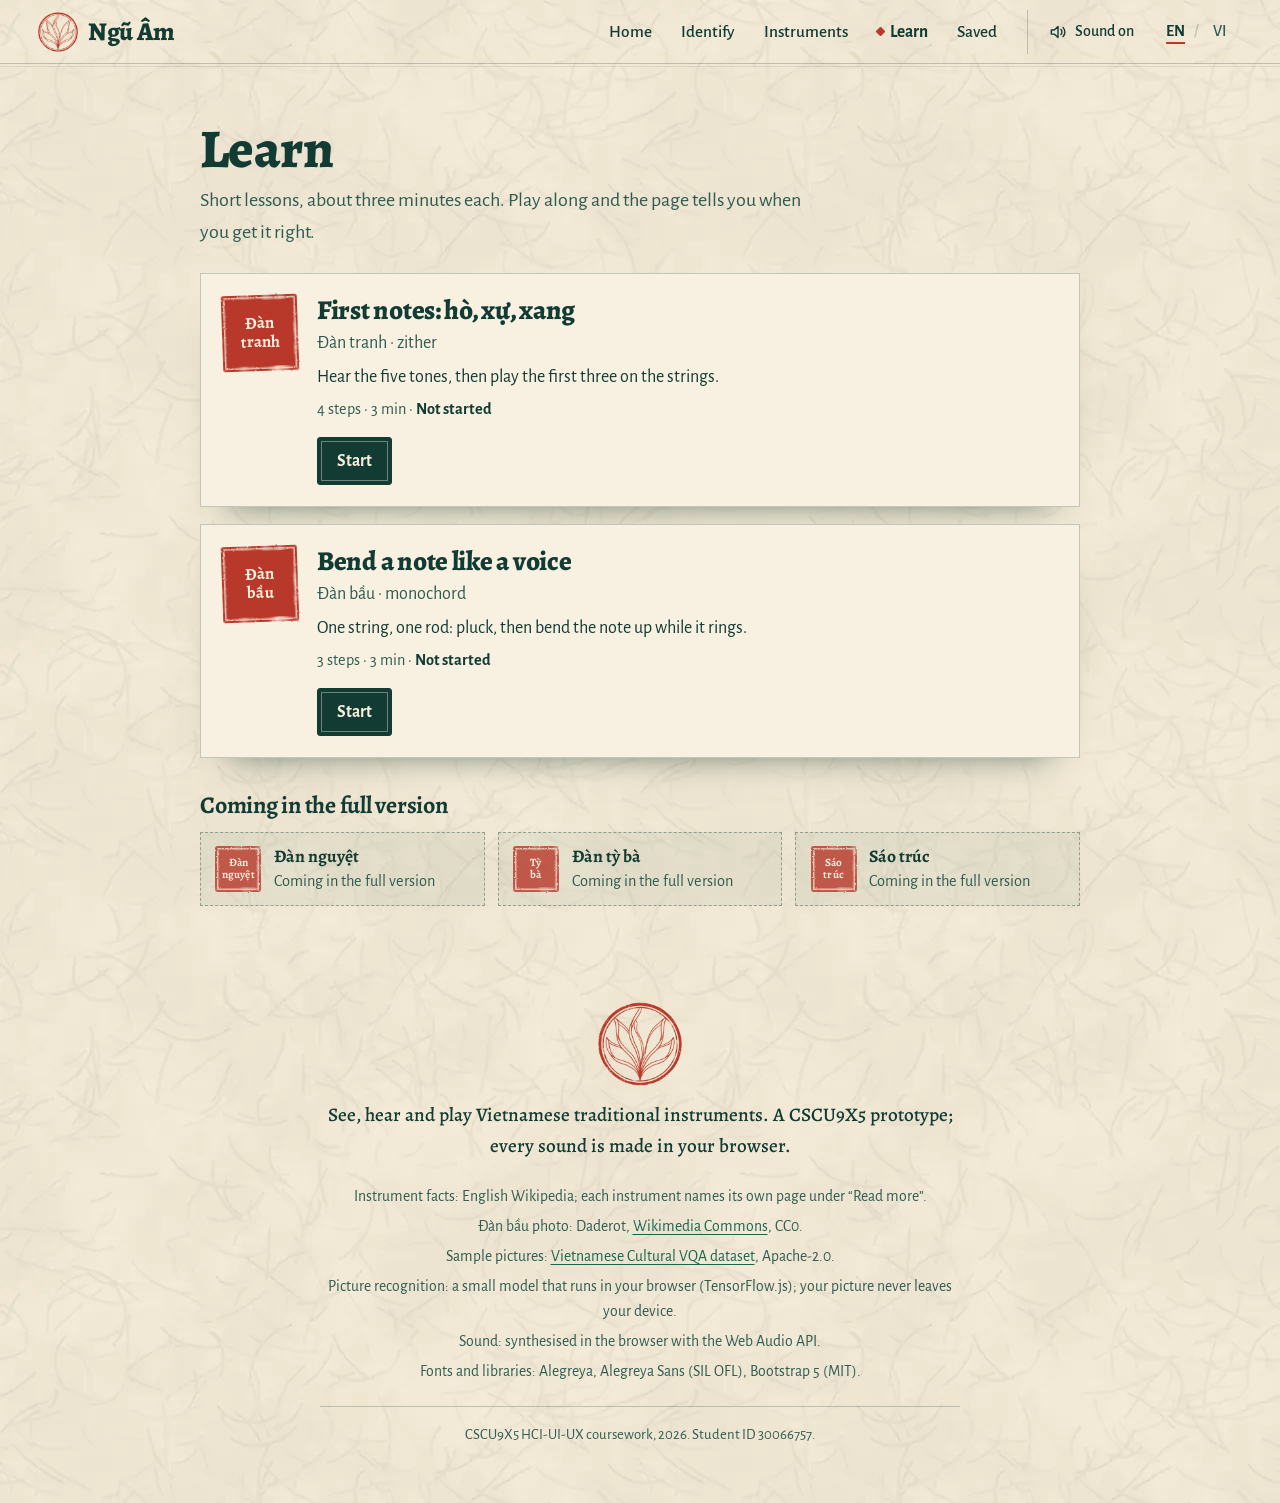
<file: learn.html>
<!DOCTYPE html>
<html lang="en">
<head>
  <meta charset="utf-8">
  <meta name="viewport" content="width=device-width, initial-scale=1">
  <title>Learn · Ngũ Âm</title>
  <meta name="title-vi" content="Bài học · Ngũ Âm">
  <meta name="description" content="Short step-by-step lessons: play the five tones hò, xự, xang, xê, cống on the đàn tranh and bend a note on the đàn bầu.">
  <meta name="theme-color" content="#154a3f">
  <link rel="icon" type="image/png" href="assets/img/favicon.png">
  <link rel="stylesheet" href="vendor/bootstrap/bootstrap.min.css">
  <link rel="stylesheet" href="css/fonts.css">
  <link rel="stylesheet" href="css/site.css">
  <link rel="stylesheet" href="css/learn.css">
</head>
<body data-view="list">

<svg width="0" height="0" style="position:absolute" aria-hidden="true" focusable="false">
  <defs>
    <filter id="stamp" x="-5%" y="-5%" width="110%" height="110%">
      <feTurbulence type="fractalNoise" baseFrequency="0.9" numOctaves="2" seed="4" result="grain"/>
      <feDisplacementMap in="SourceGraphic" in2="grain" scale="2.2" xChannelSelector="R" yChannelSelector="G" result="rough"/>
      <feTurbulence type="fractalNoise" baseFrequency="0.06" numOctaves="2" seed="9" result="blots"/>
      <feColorMatrix in="blots" type="matrix" values="0 0 0 0 0  0 0 0 0 0  0 0 0 0 0  0 0 0 -1.6 1.75" result="ink"/>
      <feComposite in="rough" in2="ink" operator="in"/>
    </filter>
  </defs>
  <symbol id="i-check" viewBox="0 0 24 24"><path d="M5 12.5l4.5 4.5L19 7.5"/></symbol>
  <symbol id="i-replay" viewBox="0 0 24 24"><path d="M5 12a7 7 0 1 0 2.2-5.1M5 4.5v4h4"/></symbol>
  <symbol id="i-arrow" viewBox="0 0 24 24"><path d="M5 12h13M13 6.5l5.5 5.5-5.5 5.5"/></symbol>
  <symbol id="i-sound-on" viewBox="0 0 24 24"><path d="M4 9.5h3.5L12 5.5v13l-4.5-4H4z"/><path d="M15.5 9a4.2 4.2 0 0 1 0 6M18 6.5a7.8 7.8 0 0 1 0 11"/></symbol>
  <symbol id="i-sound-off" viewBox="0 0 24 24"><path d="M4 9.5h3.5L12 5.5v13l-4.5-4H4z"/><path d="M16 9.5l5 5M21 9.5l-5 5"/></symbol>
  <symbol id="i-star" viewBox="0 0 24 24"><path d="M12 4.2l2.4 4.9 5.4.8-3.9 3.8.9 5.4-4.8-2.6-4.8 2.6.9-5.4-3.9-3.8 5.4-.8z"/></symbol>
  <symbol id="i-play" viewBox="0 0 24 24"><path d="M9 6.5v11l9-5.5z"/></symbol>
  <symbol id="i-stop" viewBox="0 0 24 24"><rect x="7.5" y="7.5" width="9" height="9" rx="1"/></symbol>
  <symbol id="i-five" viewBox="0 0 26 18"><path d="M1 3c4-3 7 2 12 0s8-2 12 0M1 6.5c4-3 7 2 12 0s8-2 12 0M1 10c4-3 7 2 12 0s8-2 12 0M1 13.5c4-3 7 2 12 0s8-2 12 0M1 17c4-3 7 2 12 0s8-2 12 0"/></symbol>
  <symbol id="i-cloud" viewBox="0 0 420 28"><path d="M4 16H150c14 0 20-10 33-10 11 0 15 9 8 13-6 3-12-2-7-7M416 16H270c-14 0-20-10-33-10-11 0-15 9-8 13 6 3 12-2 7-7M196 14c4-6 10-6 14 0 4-6 10-6 14 0-4 6-10 6-14 0-4 6-10 6-14 0z"/></symbol>
  <symbol id="i-search" viewBox="0 0 24 24"><circle cx="10.5" cy="10.5" r="6"/><path d="M15 15l5 5"/></symbol>
  <symbol id="i-close" viewBox="0 0 24 24"><path d="M6 6l12 12M18 6L6 18"/></symbol>
  <symbol id="i-filter" viewBox="0 0 24 24"><path d="M4 6h16M7 12h10M10 18h4"/></symbol>
  <symbol id="i-compare" viewBox="0 0 24 24"><path d="M4 7h11M11.5 3.5L15 7l-3.5 3.5M20 17H9M12.5 13.5L9 17l3.5 3.5"/></symbol>
</svg>

<a class="skip-link" href="#main" data-vi="Bỏ qua, tới nội dung">Skip to content</a>

<header class="site-nav" id="site-nav">
  <nav class="navbar navbar-expand-lg" aria-label="Main" data-vi-label="Menu chính">
    <div class="container-fluid nav-inner">
      <a class="brand" href="HomePage.html">
        <span class="brand-seal" aria-hidden="true"><svg class="icon" viewBox="0 0 26 18"><use href="#i-five"/></svg></span>
        <span class="brand-name">Ngũ Âm</span>
      </a>
      <button class="navbar-toggler" type="button" data-bs-toggle="collapse" data-bs-target="#nav-menu" aria-controls="nav-menu" aria-expanded="false" aria-label="Open menu" data-vi-label="Mở menu">
        <span class="navbar-toggler-icon"></span>
      </button>
      <div class="collapse navbar-collapse" id="nav-menu">
        <ul class="navbar-nav ms-auto">
          <li class="nav-item"><a class="nav-link" href="HomePage.html" data-vi="Trang chủ">Home</a></li>
          <li class="nav-item"><a class="nav-link" href="identify.html" data-vi="Nhận diện">Identify</a></li>
          <li class="nav-item"><a class="nav-link" href="library.html" data-vi="Nhạc cụ">Instruments</a></li>
          <li class="nav-item"><a class="nav-link active" aria-current="page" href="learn.html" data-vi="Bài học">Learn</a></li>
          <li class="nav-item">
            <a class="nav-link" href="library.html#saved" id="nav-saved">
              <span data-vi="Đã lưu">Saved</span>
              <span class="saved-count" id="saved-count" hidden>0</span>
            </a>
          </li>
        </ul>
        <div class="nav-tools">
          <button class="tool-btn" id="sound-toggle" type="button" aria-pressed="true">
            <svg class="icon on" aria-hidden="true"><use href="#i-sound-on"/></svg>
            <svg class="icon off" aria-hidden="true"><use href="#i-sound-off"/></svg>
            <span class="on" data-vi="Có tiếng">Sound on</span><span class="off" data-vi="Tắt tiếng">Sound off</span>
          </button>
          <div class="lang-switch" role="group" aria-label="Language" data-vi-label="Ngôn ngữ">
            <button type="button" data-lang-btn="en" aria-pressed="true" lang="en">EN</button>
            <button type="button" data-lang-btn="vi" aria-pressed="false" lang="vi">VI</button>
          </div>
        </div>
      </div>
    </div>
  </nav>
</header>

<main id="main" class="ln">
  <p class="visually-hidden" id="ln-live" role="status" aria-live="polite"></p>
  <div id="ln-root"></div>
</main>

<footer class="colophon">
  <div class="colophon-inner">
    <p class="colophon-seal" lang="vi" aria-hidden="true"><span>Ngũ</span><span>Âm</span></p>
    <p class="colophon-lead" data-vi="Nhìn, nghe và chơi thử nhạc cụ dân tộc Việt Nam. Bản prototype cho môn CSCU9X5; mọi âm thanh đều được tạo ngay trong trình duyệt.">See, hear and play Vietnamese traditional instruments. A CSCU9X5 prototype; every sound is made in your browser.</p>
    <h2 class="visually-hidden" data-vi="Nguồn">Credits</h2>
    <ul class="credits">
      <li><span data-vi="Thông tin nhạc cụ">Instrument facts</span>: <span data-vi="Wikipedia tiếng Anh, mỗi nhạc cụ ghi nguồn riêng ở phần “Đọc thêm”.">English Wikipedia; each instrument names its own page under “Read more”.</span></li>
      <li><span data-vi="Ảnh đàn bầu">Đàn bầu photo</span>: Daderot, <a href="https://commons.wikimedia.org/wiki/File:Dan_bau_(monochord)_-_Vietnam_Museum_of_Ethnology_-_Hanoi,_Vietnam_-_DSC02538.JPG">Wikimedia Commons</a>, CC0.</li>
      <li><span data-vi="Ảnh mẫu">Sample pictures</span>: <a href="https://huggingface.co/datasets/Dangindev/viet-cultural-vqa">Vietnamese Cultural VQA dataset</a>, Apache-2.0.</li>
      <li><span data-vi="Nhận diện ảnh">Picture recognition</span>: <span data-vi="mô hình nhỏ chạy ngay trong trình duyệt (TensorFlow.js); ảnh của bạn không rời khỏi máy.">a small model that runs in your browser (TensorFlow.js); your picture never leaves your device.</span></li>
      <li><span data-vi="Âm thanh">Sound</span>: <span data-vi="tạo trong trình duyệt bằng Web Audio API.">synthesised in the browser with the Web Audio API.</span></li>
      <li><span data-vi="Phông chữ và thư viện">Fonts and libraries</span>: Alegreya, Alegreya Sans (SIL OFL), Bootstrap 5 (MIT).</li>
    </ul>
    <p class="fine" data-vi="Bài tập CSCU9X5 HCI-UI-UX, 2026. Mã sinh viên 30066757.">CSCU9X5 HCI-UI-UX coursework, 2026. Student ID 30066757.</p>
  </div>
</footer>

<script src="vendor/bootstrap/bootstrap.bundle.min.js"></script>
<script src="js/sound.js"></script>
<script src="js/data.js"></script>
<script src="js/shapes.js"></script>
<script src="js/site.js"></script>
<script src="js/lessons.js"></script>
<script src="js/learn.js"></script>
</body>
</html>
</file>
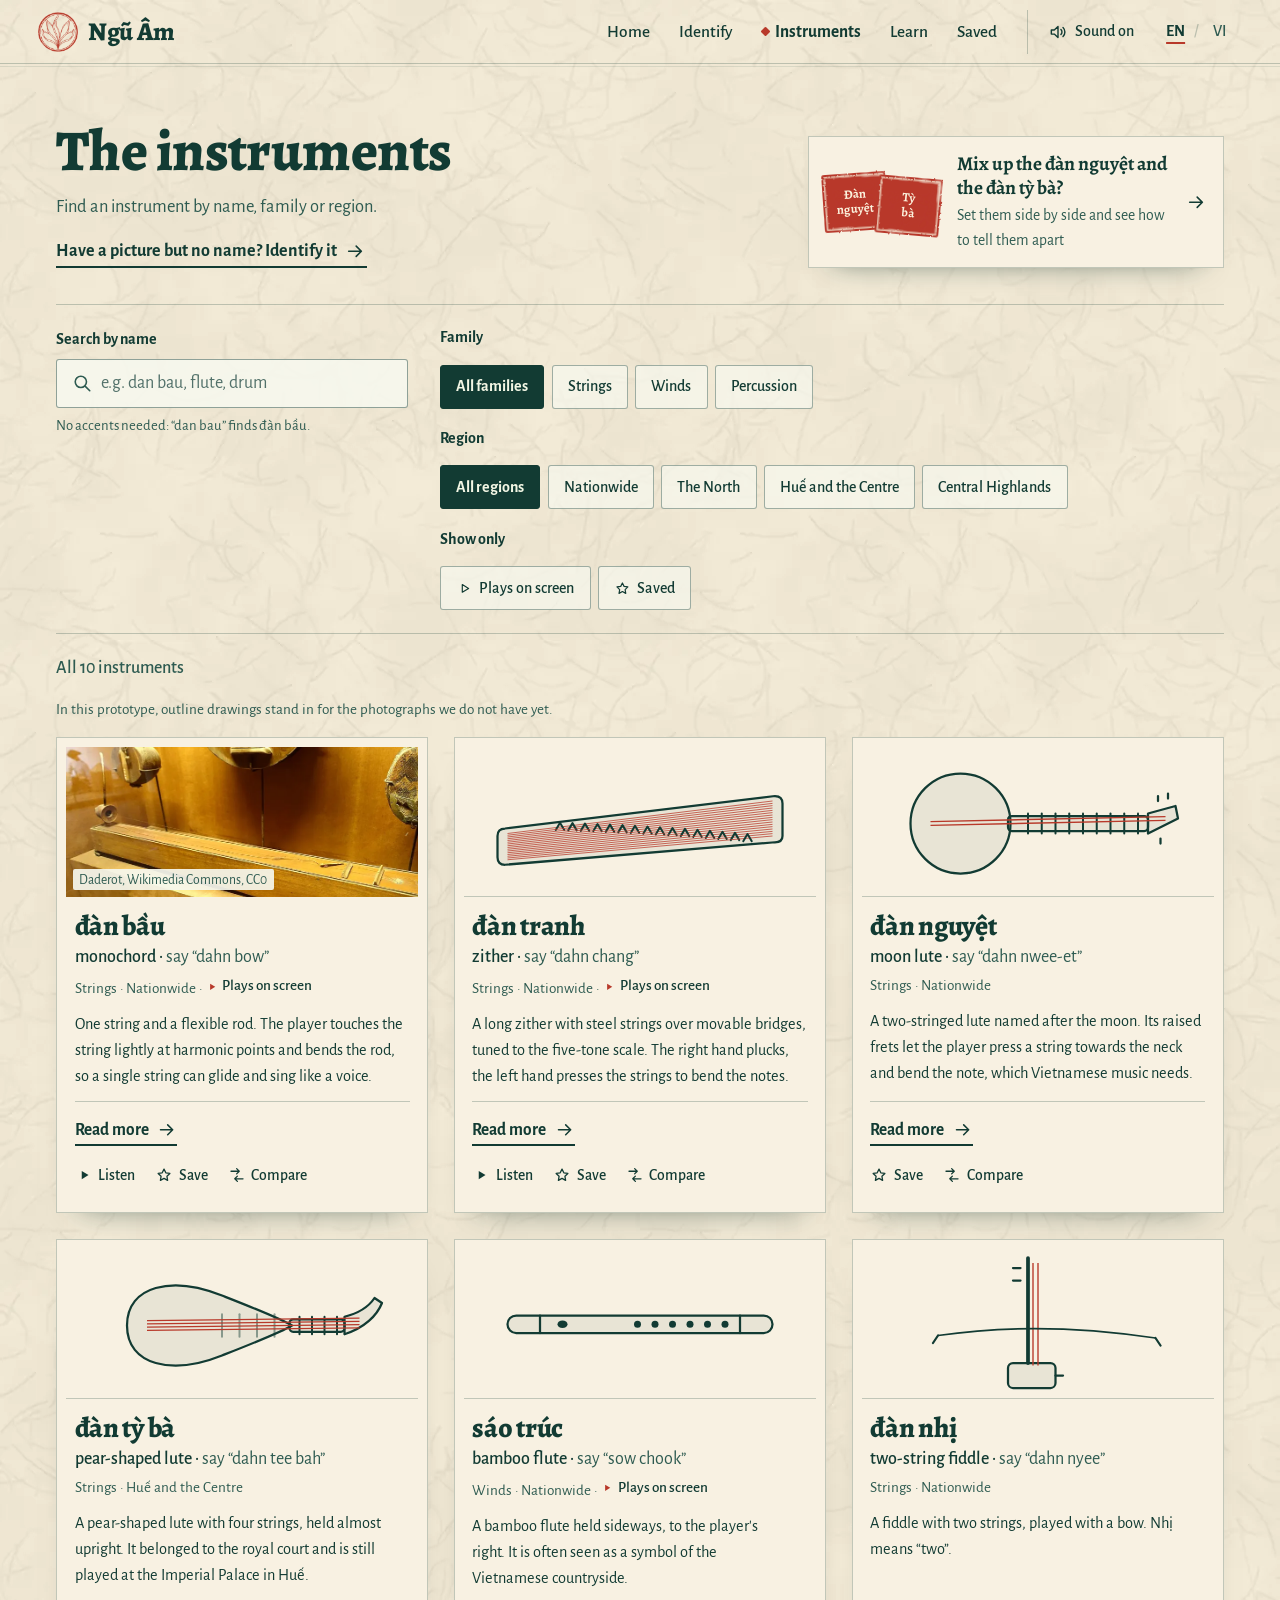
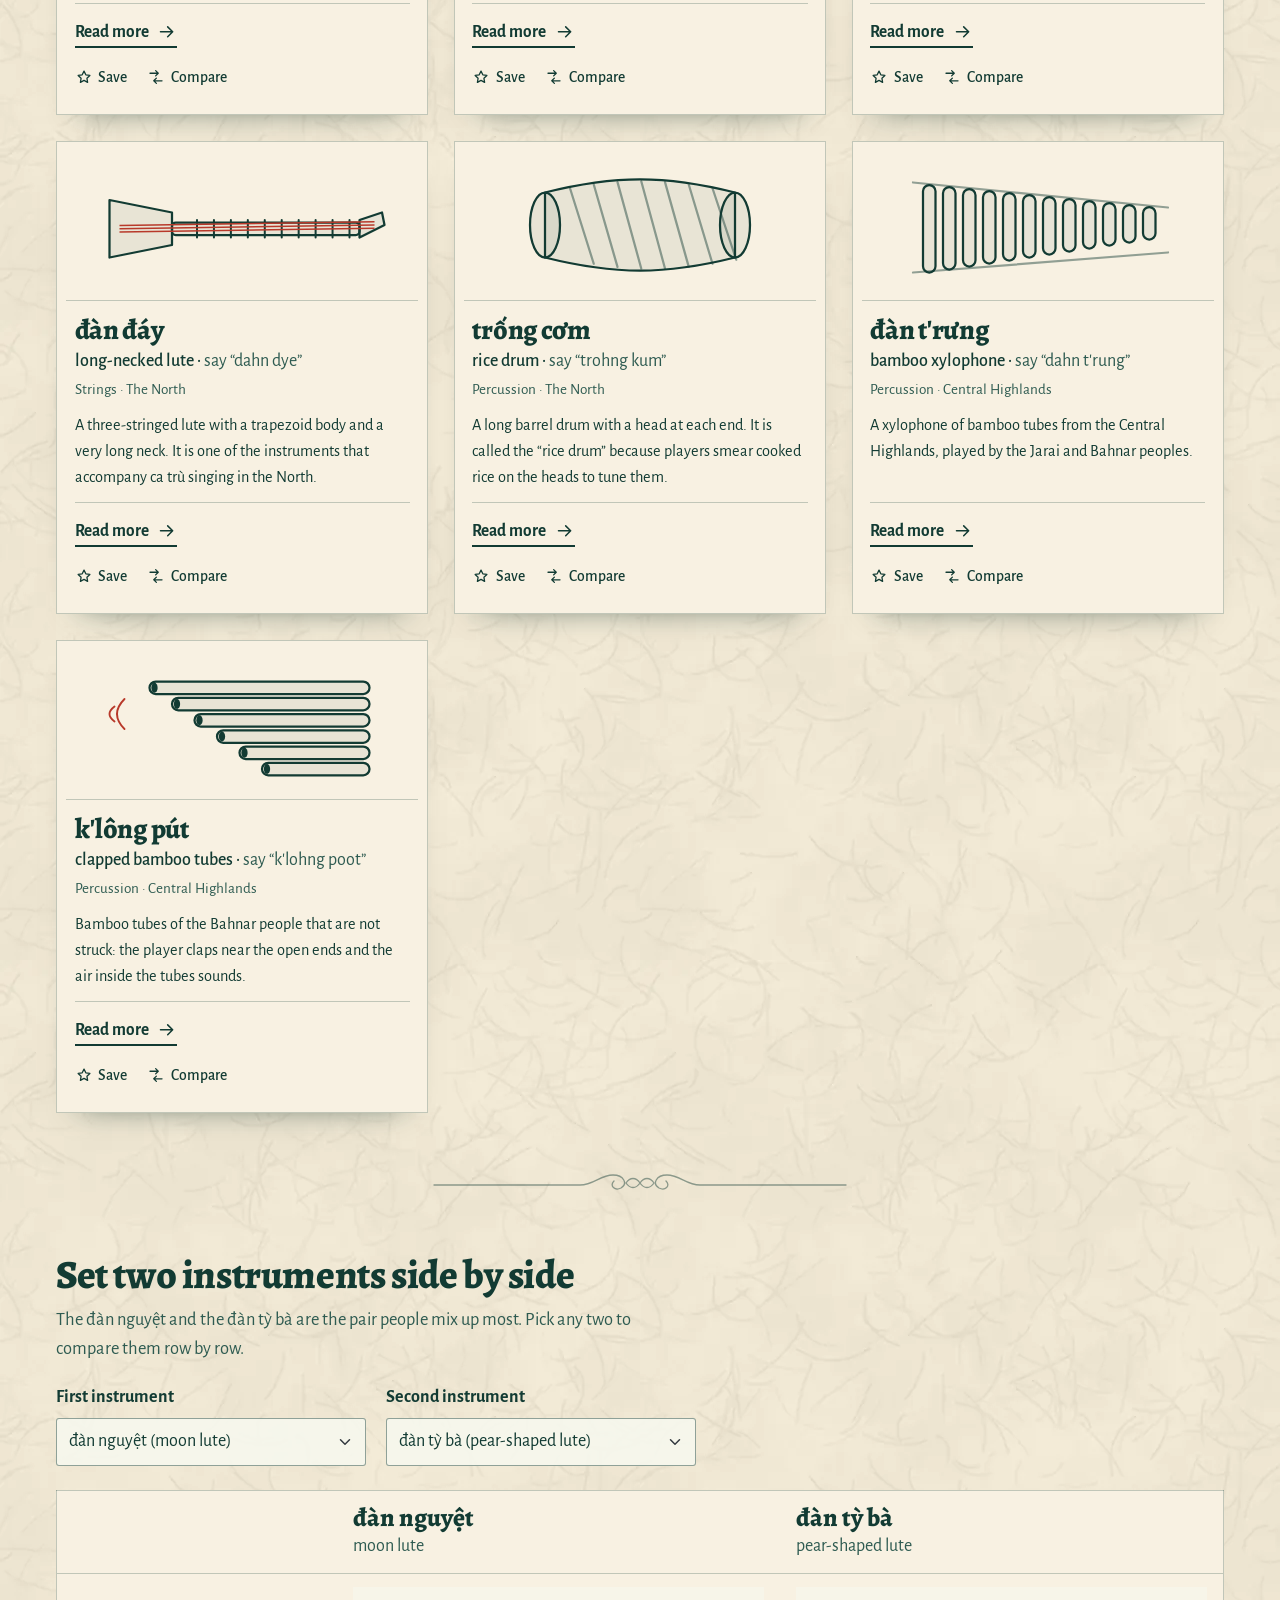
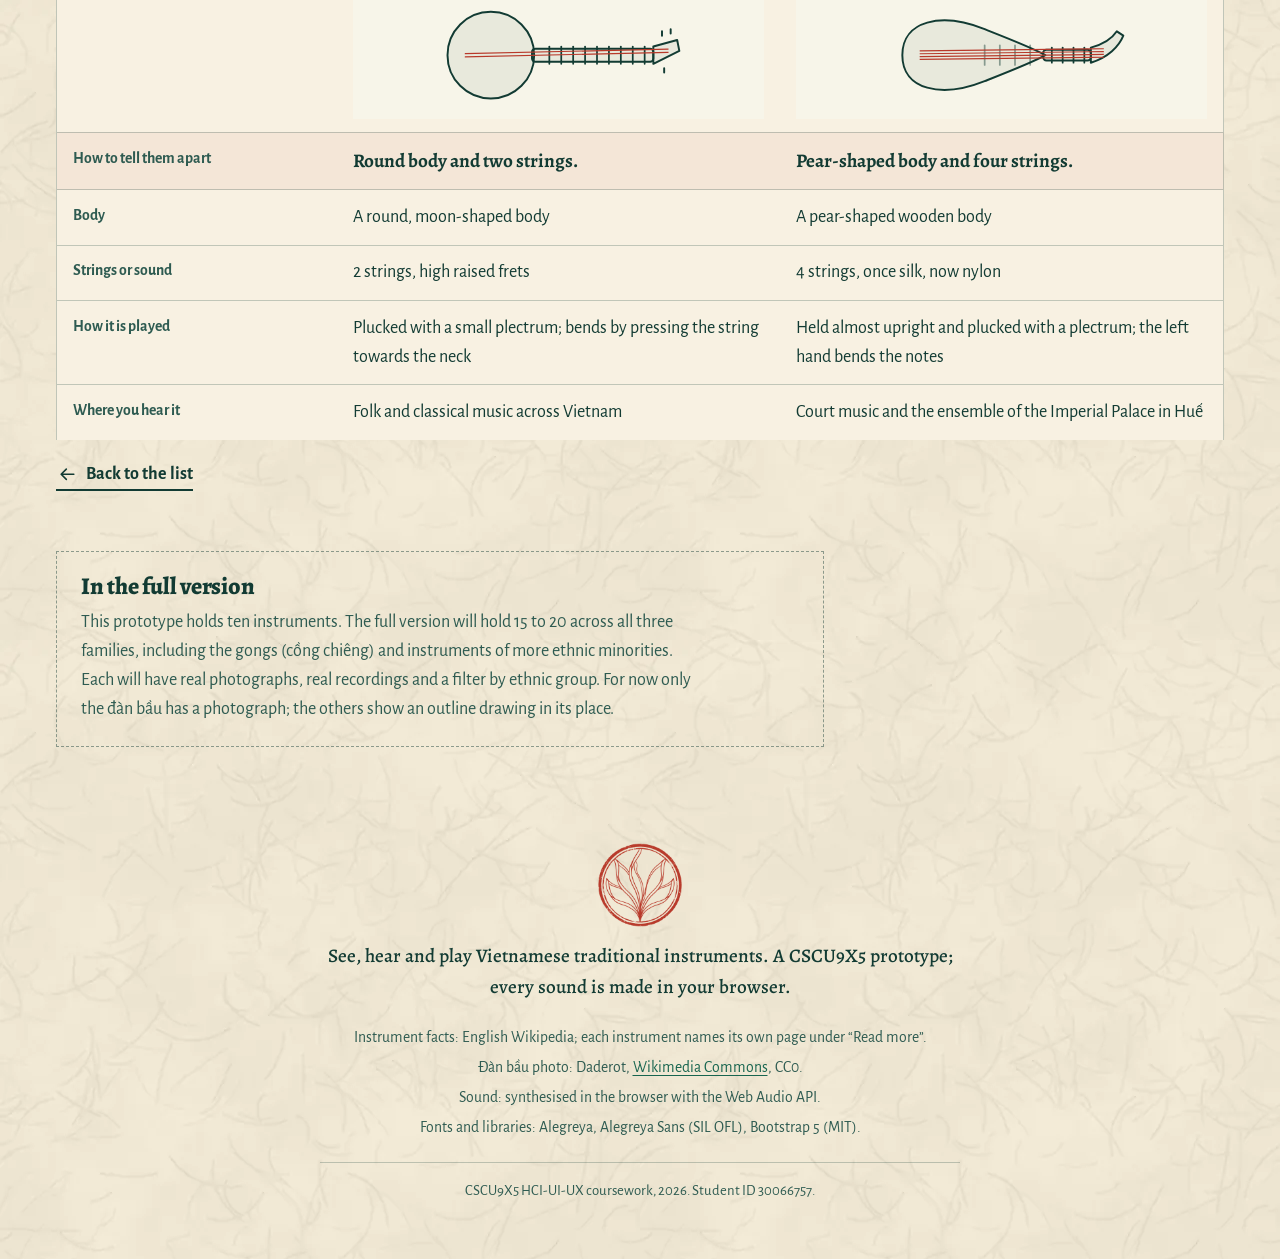
<file: library.html>
<!DOCTYPE html>
<html lang="en">
<head>
  <meta charset="utf-8">
  <meta name="viewport" content="width=device-width, initial-scale=1">
  <title>Instruments · Ngũ Âm</title>
  <meta name="title-vi" content="Nhạc cụ · Ngũ Âm">
  <meta name="description" content="Browse Vietnamese traditional instruments by family and region, search with or without accents, and compare two that look alike.">
  <meta name="theme-color" content="#154a3f">
  <link rel="stylesheet" href="vendor/bootstrap/bootstrap.min.css">
  <link rel="stylesheet" href="css/fonts.css">
  <link rel="stylesheet" href="css/site.css">
  <link rel="stylesheet" href="css/library.css">
</head>
<body>

<svg width="0" height="0" style="position:absolute" aria-hidden="true" focusable="false">
  <defs>
    <filter id="stamp" x="-5%" y="-5%" width="110%" height="110%">
      <feTurbulence type="fractalNoise" baseFrequency="0.9" numOctaves="2" seed="4" result="grain"/>
      <feDisplacementMap in="SourceGraphic" in2="grain" scale="2.2" xChannelSelector="R" yChannelSelector="G" result="rough"/>
      <feTurbulence type="fractalNoise" baseFrequency="0.06" numOctaves="2" seed="9" result="blots"/>
      <feColorMatrix in="blots" type="matrix" values="0 0 0 0 0  0 0 0 0 0  0 0 0 0 0  0 0 0 -1.6 1.75" result="ink"/>
      <feComposite in="rough" in2="ink" operator="in"/>
    </filter>
  </defs>
  <symbol id="i-arrow" viewBox="0 0 24 24"><path d="M5 12h13M13 6.5l5.5 5.5-5.5 5.5"/></symbol>
  <symbol id="i-sound-on" viewBox="0 0 24 24"><path d="M4 9.5h3.5L12 5.5v13l-4.5-4H4z"/><path d="M15.5 9a4.2 4.2 0 0 1 0 6M18 6.5a7.8 7.8 0 0 1 0 11"/></symbol>
  <symbol id="i-sound-off" viewBox="0 0 24 24"><path d="M4 9.5h3.5L12 5.5v13l-4.5-4H4z"/><path d="M16 9.5l5 5M21 9.5l-5 5"/></symbol>
  <symbol id="i-star" viewBox="0 0 24 24"><path d="M12 4.2l2.4 4.9 5.4.8-3.9 3.8.9 5.4-4.8-2.6-4.8 2.6.9-5.4-3.9-3.8 5.4-.8z"/></symbol>
  <symbol id="i-play" viewBox="0 0 24 24"><path d="M9 6.5v11l9-5.5z"/></symbol>
  <symbol id="i-stop" viewBox="0 0 24 24"><rect x="7.5" y="7.5" width="9" height="9" rx="1"/></symbol>
  <symbol id="i-five" viewBox="0 0 26 18"><path d="M1 3c4-3 7 2 12 0s8-2 12 0M1 6.5c4-3 7 2 12 0s8-2 12 0M1 10c4-3 7 2 12 0s8-2 12 0M1 13.5c4-3 7 2 12 0s8-2 12 0M1 17c4-3 7 2 12 0s8-2 12 0"/></symbol>
  <symbol id="i-cloud" viewBox="0 0 420 28"><path d="M4 16H150c14 0 20-10 33-10 11 0 15 9 8 13-6 3-12-2-7-7M416 16H270c-14 0-20-10-33-10-11 0-15 9-8 13 6 3 12-2 7-7M196 14c4-6 10-6 14 0 4-6 10-6 14 0-4 6-10 6-14 0-4 6-10 6-14 0z"/></symbol>
  <symbol id="i-search" viewBox="0 0 24 24"><circle cx="10.5" cy="10.5" r="6"/><path d="M15 15l5 5"/></symbol>
  <symbol id="i-close" viewBox="0 0 24 24"><path d="M6 6l12 12M18 6L6 18"/></symbol>
  <symbol id="i-filter" viewBox="0 0 24 24"><path d="M4 6h16M7 12h10M10 18h4"/></symbol>
  <symbol id="i-compare" viewBox="0 0 24 24"><path d="M4 7h11M11.5 3.5L15 7l-3.5 3.5M20 17H9M12.5 13.5L9 17l3.5 3.5"/></symbol>
</svg>

<a class="skip-link" href="#main" data-vi="Bỏ qua, tới nội dung">Skip to content</a>

<header class="site-nav" id="site-nav">
  <nav class="navbar navbar-expand-lg" aria-label="Main" data-vi-label="Menu chính">
    <div class="container-fluid nav-inner">
      <a class="brand" href="HomePage.html">
        <span class="brand-seal" aria-hidden="true"><svg class="icon" viewBox="0 0 26 18"><use href="#i-five"/></svg></span>
        <span class="brand-name">Ngũ Âm</span>
      </a>
      <button class="navbar-toggler" type="button" data-bs-toggle="collapse" data-bs-target="#nav-menu" aria-controls="nav-menu" aria-expanded="false" aria-label="Open menu" data-vi-label="Mở menu">
        <span class="navbar-toggler-icon"></span>
      </button>
      <div class="collapse navbar-collapse" id="nav-menu">
        <ul class="navbar-nav ms-auto">
          <li class="nav-item"><a class="nav-link" href="HomePage.html" data-vi="Trang chủ">Home</a></li>
          <li class="nav-item"><a class="nav-link" href="identify.html" data-vi="Nhận diện">Identify</a></li>
          <li class="nav-item"><a class="nav-link active" aria-current="page" href="library.html" data-vi="Nhạc cụ">Instruments</a></li>
          <li class="nav-item"><a class="nav-link" href="learn.html" data-vi="Bài học">Learn</a></li>
          <li class="nav-item">
            <a class="nav-link" href="library.html#saved" id="nav-saved">
              <span data-vi="Đã lưu">Saved</span>
              <span class="saved-count" id="saved-count" hidden>0</span>
            </a>
          </li>
        </ul>
        <div class="nav-tools">
          <button class="tool-btn" id="sound-toggle" type="button" aria-pressed="true">
            <svg class="icon on" aria-hidden="true"><use href="#i-sound-on"/></svg>
            <svg class="icon off" aria-hidden="true"><use href="#i-sound-off"/></svg>
            <span class="on" data-vi="Có tiếng">Sound on</span><span class="off" data-vi="Tắt tiếng">Sound off</span>
          </button>
          <div class="lang-switch" role="group" aria-label="Language" data-vi-label="Ngôn ngữ">
            <button type="button" data-lang-btn="en" aria-pressed="true" lang="en">EN</button>
            <button type="button" data-lang-btn="vi" aria-pressed="false" lang="vi">VI</button>
          </div>
        </div>
      </div>
    </div>
  </nav>
</header>

<main id="main" class="lib">
  <div class="lib-top">
    <header class="lib-head">
      <h1 data-vi="Các nhạc cụ">The instruments</h1>
      <p class="lede" data-vi="Tìm nhạc cụ theo tên, họ nhạc cụ hay vùng.">Find an instrument by name, family or region.</p>
      <p class="lib-alt">
        <a class="ink-link" href="identify.html">
          <span data-vi="Có ảnh mà không biết tên? Nhận diện từ ảnh">Have a picture but no name? Identify it</span>
          <svg class="icon" aria-hidden="true"><use href="#i-arrow"/></svg>
        </a>
      </p>
    </header>

    <a class="pair-shortcut" href="#compare" id="pair-shortcut">
      <span class="pair-seals" aria-hidden="true">
        <span class="seal" lang="vi"><span>Đàn</span><span>nguyệt</span></span>
        <span class="seal" lang="vi"><span>Tỳ</span><span>bà</span></span>
      </span>
      <span class="pair-text">
        <span class="pair-title" data-vi="Hay nhầm đàn nguyệt với đàn tỳ bà?">Mix up the đàn nguyệt and the đàn tỳ bà?</span>
        <span class="pair-desc" data-vi="Đặt hai cây đàn cạnh nhau và xem cách phân biệt">Set them side by side and see how to tell them apart</span>
      </span>
      <svg class="icon pair-arrow" aria-hidden="true"><use href="#i-arrow"/></svg>
    </a>
  </div>

  <a class="skip-link" href="#lib-count" data-skip="lib-count" data-vi="Bỏ qua bộ lọc, tới danh sách">Skip the filters, go to the list</a>
  <a class="skip-link" href="#compare-title" data-skip="compare-title" data-vi="Tới phần so sánh">Skip to compare</a>
  <form class="lib-tools" id="lib-tools" role="search" aria-label="Find an instrument" data-vi-label="Tìm nhạc cụ">
    <div class="search-field">
      <label for="lib-q" data-vi="Tìm theo tên">Search by name</label>
      <div class="search-box">
        <svg class="icon" aria-hidden="true"><use href="#i-search"/></svg>
        <input id="lib-q" name="q" type="search" autocomplete="off" spellcheck="false" placeholder="e.g. dan bau, flute, drum" aria-describedby="lib-q-hint">
      </div>
      <p class="hint" id="lib-q-hint" data-vi="Không cần gõ dấu: “dan bau” cũng tìm ra đàn bầu.">No accents needed: “dan bau” finds đàn bầu.</p>
    </div>

    <button type="button" class="filter-toggle" id="filter-toggle" aria-expanded="false" aria-controls="filter-groups">
      <svg class="icon" aria-hidden="true"><use href="#i-filter"/></svg>
      <span data-vi="Bộ lọc">Filters</span>
      <span class="filter-count" id="filter-count" hidden></span>
    </button>
    <div class="filter-groups" id="filter-groups">
      <fieldset class="chips" id="f-family">
        <legend data-vi="Họ nhạc cụ">Family</legend>
      </fieldset>
      <fieldset class="chips" id="f-region">
        <legend data-vi="Vùng">Region</legend>
      </fieldset>
      <fieldset class="chips" id="f-show">
        <legend data-vi="Chỉ hiện">Show only</legend>
        <button type="button" class="chip" data-toggle="playable" aria-pressed="false">
          <svg class="icon" aria-hidden="true"><use href="#i-play"/></svg><span data-vi="Chơi được trên màn hình">Plays on screen</span>
        </button>
        <button type="button" class="chip" data-toggle="saved" aria-pressed="false">
          <svg class="icon" aria-hidden="true"><use href="#i-star"/></svg><span data-vi="Đã lưu">Saved</span>
        </button>
      </fieldset>
      <button type="button" class="filter-apply" id="filter-apply"></button>
    </div>
  </form>

  <section class="lib-results" aria-labelledby="results-title">
    <div class="results-bar">
      <h2 id="results-title" class="visually-hidden" data-vi="Danh sách nhạc cụ">Instrument list</h2>
      <p class="count" id="lib-count" tabindex="-1"></p>
      <button type="button" class="text-btn" id="lib-reset" hidden>Clear all filters</button>
    </div>
    <p class="photo-note" data-vi="Trong bản prototype, hình vẽ nét thay cho ảnh thật của các nhạc cụ chưa có ảnh.">In this prototype, outline drawings stand in for the photographs we do not have yet.</p>
    <ul class="inst-grid" id="lib-grid"></ul>
    <noscript><p class="lib-empty" data-vi="Trang này cần JavaScript để hiện danh sách nhạc cụ. Hãy bật JavaScript rồi tải lại trang.">This page needs JavaScript to list the instruments. Turn JavaScript on and reload the page.</p></noscript>
    <div class="lib-empty" id="lib-empty" hidden>
      <p class="empty-title" id="lib-empty-title"></p>
      <p id="lib-empty-why"></p>
      <div class="empty-acts" id="lib-empty-acts"></div>
    </div>
    <p class="lib-undo" id="lib-undo" hidden></p>
    <p class="visually-hidden" id="lib-live" aria-live="polite"></p>
  </section>

  <svg class="cloud-rule ink-rule icon" viewBox="0 0 420 28" aria-hidden="true"><use href="#i-cloud"/></svg>

  <section class="compare" id="compare" aria-labelledby="compare-title">
    <h2 id="compare-title" tabindex="-1" data-vi="Đặt hai nhạc cụ cạnh nhau">Set two instruments side by side</h2>
    <p class="lede" id="cmp-lede" aria-live="polite"></p>
    <div class="compare-pick">
      <div>
        <label for="cmp-a" data-vi="Nhạc cụ thứ nhất">First instrument</label>
        <select id="cmp-a" class="form-select"></select>
      </div>
      <div>
        <label for="cmp-b" data-vi="Nhạc cụ thứ hai">Second instrument</label>
        <select id="cmp-b" class="form-select"></select>
      </div>
    </div>
    <div class="compare-table" id="cmp-table"></div>
    <p class="cmp-back">
      <button type="button" class="ink-link" id="cmp-back">
        <svg class="icon flip" aria-hidden="true"><use href="#i-arrow"/></svg>
        <span data-vi="Quay lại danh sách">Back to the list</span>
      </button>
    </p>
  </section>

  <section class="coming" aria-labelledby="coming-title">
    <h2 id="coming-title" data-vi="Ở bản đầy đủ">In the full version</h2>
    <p data-vi="Bản prototype này có mười nhạc cụ. Bản đầy đủ sẽ có khoảng 15 đến 20 nhạc cụ của cả ba họ, kể cả cồng chiêng và nhạc cụ của nhiều dân tộc thiểu số khác. Mỗi nhạc cụ sẽ có ảnh thật, bản thu thật, và bộ lọc theo dân tộc. Hiện chỉ đàn bầu có ảnh; các nhạc cụ khác hiện hình vẽ nét thay cho ảnh.">This prototype holds ten instruments. The full version will hold 15 to 20 across all three families, including the gongs (cồng chiêng) and instruments of more ethnic minorities. Each will have real photographs, real recordings and a filter by ethnic group. For now only the đàn bầu has a photograph; the others show an outline drawing in its place.</p>
  </section>
</main>

<aside class="tray" id="tray" aria-labelledby="tray-title" hidden>
  <div class="tray-inner">
    <h2 class="visually-hidden" id="tray-title" data-vi="Khay so sánh">Compare tray</h2>
    <ul class="tray-slots" id="tray-slots"></ul>
    <p class="tray-hint" id="tray-hint"></p>
    <button type="button" class="tray-go" id="tray-go">
      <svg class="icon" aria-hidden="true"><use href="#i-compare"/></svg>
      <span data-vi="So sánh hai cây này">Compare these two</span>
    </button>
  </div>
</aside>

<dialog class="detail" id="detail" aria-labelledby="detail-title">
  <div class="detail-inner" id="detail-body"></div>
</dialog>

<footer class="colophon">
  <div class="colophon-inner">
    <p class="colophon-seal" lang="vi" aria-hidden="true"><span>Ngũ</span><span>Âm</span></p>
    <p class="colophon-lead" data-vi="Nhìn, nghe và chơi thử nhạc cụ dân tộc Việt Nam. Bản prototype cho môn CSCU9X5; mọi âm thanh đều được tạo ngay trong trình duyệt.">See, hear and play Vietnamese traditional instruments. A CSCU9X5 prototype; every sound is made in your browser.</p>
    <h2 class="visually-hidden" data-vi="Nguồn">Credits</h2>
    <ul class="credits">
      <li><span data-vi="Thông tin nhạc cụ">Instrument facts</span>: <span data-vi="Wikipedia tiếng Anh, mỗi nhạc cụ ghi nguồn riêng ở phần “Đọc thêm”.">English Wikipedia; each instrument names its own page under “Read more”.</span></li>
      <li><span data-vi="Ảnh đàn bầu">Đàn bầu photo</span>: Daderot, <a href="https://commons.wikimedia.org/wiki/File:Dan_bau_(monochord)_-_Vietnam_Museum_of_Ethnology_-_Hanoi,_Vietnam_-_DSC02538.JPG">Wikimedia Commons</a>, CC0.</li>
      <li><span data-vi="Âm thanh">Sound</span>: <span data-vi="tạo trong trình duyệt bằng Web Audio API.">synthesised in the browser with the Web Audio API.</span></li>
      <li><span data-vi="Phông chữ và thư viện">Fonts and libraries</span>: Alegreya, Alegreya Sans (SIL OFL), Bootstrap 5 (MIT).</li>
    </ul>
    <p class="fine" data-vi="Bài tập CSCU9X5 HCI-UI-UX, 2026. Mã sinh viên 30066757.">CSCU9X5 HCI-UI-UX coursework, 2026. Student ID 30066757.</p>
  </div>
</footer>

<script src="vendor/bootstrap/bootstrap.bundle.min.js"></script>
<script src="js/sound.js"></script>
<script src="js/data.js"></script>
<script src="js/shapes.js"></script>
<script src="js/site.js"></script>
<script src="js/library.js"></script>
</body>
</html>
</file>
<file: css/fonts.css>
/* Self-hosted fonts (SIL Open Font License). Loaded from the site folder so the
   pages work offline when opened from file://. Each family is split into
   Latin, Latin Extended and Vietnamese subsets. */

/* Alegreya: display */
@font-face { font-family: "Alegreya"; font-style: normal; font-weight: 500; font-display: swap;
  src: url("../assets/fonts/alegreya-vietnamese-500.woff2") format("woff2");
  unicode-range: U+0102-0103, U+0110-0111, U+0128-0129, U+0168-0169, U+01A0-01A1, U+01AF-01B0, U+0300-0301, U+0303-0304, U+0308-0309, U+0323, U+0329, U+1EA0-1EF9, U+20AB; }
@font-face { font-family: "Alegreya"; font-style: normal; font-weight: 500; font-display: swap;
  src: url("../assets/fonts/alegreya-latin-ext-500.woff2") format("woff2");
  unicode-range: U+0100-02BA, U+02BD-02C5, U+02C7-02CC, U+02CE-02D7, U+02DD-02FF, U+0304, U+0308, U+0329, U+1D00-1DBF, U+1E00-1E9F, U+1EF2-1EFF, U+2020, U+20A0-20AB, U+20AD-20C0, U+2113, U+2C60-2C7F, U+A720-A7FF; }
@font-face { font-family: "Alegreya"; font-style: normal; font-weight: 500; font-display: swap;
  src: url("../assets/fonts/alegreya-latin-500.woff2") format("woff2");
  unicode-range: U+0000-00FF, U+0131, U+0152-0153, U+02BB-02BC, U+02C6, U+02DA, U+02DC, U+0304, U+0308, U+0329, U+2000-206F, U+20AC, U+2122, U+2191, U+2193, U+2212, U+2215, U+FEFF, U+FFFD; }

@font-face { font-family: "Alegreya"; font-style: normal; font-weight: 700; font-display: swap;
  src: url("../assets/fonts/alegreya-vietnamese-700.woff2") format("woff2");
  unicode-range: U+0102-0103, U+0110-0111, U+0128-0129, U+0168-0169, U+01A0-01A1, U+01AF-01B0, U+0300-0301, U+0303-0304, U+0308-0309, U+0323, U+0329, U+1EA0-1EF9, U+20AB; }
@font-face { font-family: "Alegreya"; font-style: normal; font-weight: 700; font-display: swap;
  src: url("../assets/fonts/alegreya-latin-ext-700.woff2") format("woff2");
  unicode-range: U+0100-02BA, U+02BD-02C5, U+02C7-02CC, U+02CE-02D7, U+02DD-02FF, U+0304, U+0308, U+0329, U+1D00-1DBF, U+1E00-1E9F, U+1EF2-1EFF, U+2020, U+20A0-20AB, U+20AD-20C0, U+2113, U+2C60-2C7F, U+A720-A7FF; }
@font-face { font-family: "Alegreya"; font-style: normal; font-weight: 700; font-display: swap;
  src: url("../assets/fonts/alegreya-latin-700.woff2") format("woff2");
  unicode-range: U+0000-00FF, U+0131, U+0152-0153, U+02BB-02BC, U+02C6, U+02DA, U+02DC, U+0304, U+0308, U+0329, U+2000-206F, U+20AC, U+2122, U+2191, U+2193, U+2212, U+2215, U+FEFF, U+FFFD; }

@font-face { font-family: "Alegreya"; font-style: normal; font-weight: 800; font-display: swap;
  src: url("../assets/fonts/alegreya-vietnamese-800.woff2") format("woff2");
  unicode-range: U+0102-0103, U+0110-0111, U+0128-0129, U+0168-0169, U+01A0-01A1, U+01AF-01B0, U+0300-0301, U+0303-0304, U+0308-0309, U+0323, U+0329, U+1EA0-1EF9, U+20AB; }
@font-face { font-family: "Alegreya"; font-style: normal; font-weight: 800; font-display: swap;
  src: url("../assets/fonts/alegreya-latin-ext-800.woff2") format("woff2");
  unicode-range: U+0100-02BA, U+02BD-02C5, U+02C7-02CC, U+02CE-02D7, U+02DD-02FF, U+0304, U+0308, U+0329, U+1D00-1DBF, U+1E00-1E9F, U+1EF2-1EFF, U+2020, U+20A0-20AB, U+20AD-20C0, U+2113, U+2C60-2C7F, U+A720-A7FF; }
@font-face { font-family: "Alegreya"; font-style: normal; font-weight: 800; font-display: swap;
  src: url("../assets/fonts/alegreya-latin-800.woff2") format("woff2");
  unicode-range: U+0000-00FF, U+0131, U+0152-0153, U+02BB-02BC, U+02C6, U+02DA, U+02DC, U+0304, U+0308, U+0329, U+2000-206F, U+20AC, U+2122, U+2191, U+2193, U+2212, U+2215, U+FEFF, U+FFFD; }

/* Alegreya Sans: text and interface */
@font-face { font-family: "Alegreya Sans"; font-style: normal; font-weight: 400; font-display: swap;
  src: url("../assets/fonts/alegreya-sans-vietnamese-400.woff2") format("woff2");
  unicode-range: U+0102-0103, U+0110-0111, U+0128-0129, U+0168-0169, U+01A0-01A1, U+01AF-01B0, U+0300-0301, U+0303-0304, U+0308-0309, U+0323, U+0329, U+1EA0-1EF9, U+20AB; }
@font-face { font-family: "Alegreya Sans"; font-style: normal; font-weight: 400; font-display: swap;
  src: url("../assets/fonts/alegreya-sans-latin-ext-400.woff2") format("woff2");
  unicode-range: U+0100-02BA, U+02BD-02C5, U+02C7-02CC, U+02CE-02D7, U+02DD-02FF, U+0304, U+0308, U+0329, U+1D00-1DBF, U+1E00-1E9F, U+1EF2-1EFF, U+2020, U+20A0-20AB, U+20AD-20C0, U+2113, U+2C60-2C7F, U+A720-A7FF; }
@font-face { font-family: "Alegreya Sans"; font-style: normal; font-weight: 400; font-display: swap;
  src: url("../assets/fonts/alegreya-sans-latin-400.woff2") format("woff2");
  unicode-range: U+0000-00FF, U+0131, U+0152-0153, U+02BB-02BC, U+02C6, U+02DA, U+02DC, U+0304, U+0308, U+0329, U+2000-206F, U+20AC, U+2122, U+2191, U+2193, U+2212, U+2215, U+FEFF, U+FFFD; }
@font-face { font-family: "Alegreya Sans"; font-style: normal; font-weight: 500; font-display: swap;
  src: url("../assets/fonts/alegreya-sans-vietnamese-500.woff2") format("woff2");
  unicode-range: U+0102-0103, U+0110-0111, U+0128-0129, U+0168-0169, U+01A0-01A1, U+01AF-01B0, U+0300-0301, U+0303-0304, U+0308-0309, U+0323, U+0329, U+1EA0-1EF9, U+20AB; }
@font-face { font-family: "Alegreya Sans"; font-style: normal; font-weight: 500; font-display: swap;
  src: url("../assets/fonts/alegreya-sans-latin-ext-500.woff2") format("woff2");
  unicode-range: U+0100-02BA, U+02BD-02C5, U+02C7-02CC, U+02CE-02D7, U+02DD-02FF, U+0304, U+0308, U+0329, U+1D00-1DBF, U+1E00-1E9F, U+1EF2-1EFF, U+2020, U+20A0-20AB, U+20AD-20C0, U+2113, U+2C60-2C7F, U+A720-A7FF; }
@font-face { font-family: "Alegreya Sans"; font-style: normal; font-weight: 500; font-display: swap;
  src: url("../assets/fonts/alegreya-sans-latin-500.woff2") format("woff2");
  unicode-range: U+0000-00FF, U+0131, U+0152-0153, U+02BB-02BC, U+02C6, U+02DA, U+02DC, U+0304, U+0308, U+0329, U+2000-206F, U+20AC, U+2122, U+2191, U+2193, U+2212, U+2215, U+FEFF, U+FFFD; }
@font-face { font-family: "Alegreya Sans"; font-style: normal; font-weight: 700; font-display: swap;
  src: url("../assets/fonts/alegreya-sans-vietnamese-700.woff2") format("woff2");
  unicode-range: U+0102-0103, U+0110-0111, U+0128-0129, U+0168-0169, U+01A0-01A1, U+01AF-01B0, U+0300-0301, U+0303-0304, U+0308-0309, U+0323, U+0329, U+1EA0-1EF9, U+20AB; }
@font-face { font-family: "Alegreya Sans"; font-style: normal; font-weight: 700; font-display: swap;
  src: url("../assets/fonts/alegreya-sans-latin-ext-700.woff2") format("woff2");
  unicode-range: U+0100-02BA, U+02BD-02C5, U+02C7-02CC, U+02CE-02D7, U+02DD-02FF, U+0304, U+0308, U+0329, U+1D00-1DBF, U+1E00-1E9F, U+1EF2-1EFF, U+2020, U+20A0-20AB, U+20AD-20C0, U+2113, U+2C60-2C7F, U+A720-A7FF; }
@font-face { font-family: "Alegreya Sans"; font-style: normal; font-weight: 700; font-display: swap;
  src: url("../assets/fonts/alegreya-sans-latin-700.woff2") format("woff2");
  unicode-range: U+0000-00FF, U+0131, U+0152-0153, U+02BB-02BC, U+02C6, U+02DA, U+02DC, U+0304, U+0308, U+0329, U+2000-206F, U+20AC, U+2122, U+2191, U+2193, U+2212, U+2215, U+FEFF, U+FFFD; }
</file>
<file: css/site.css>
/* Ngũ Âm: shared styles for every page (tokens, paper, navigation, seals, colophon). */

:root {
  --ink: #123b33;          /* body text, deep green-black */
  --ink-soft: #2e5b51;     /* secondary text on light grounds */
  --jade: #17654f;         /* links and focus, 5.6:1 on the paper */
  --jade-hover: #0f5240;
  --jade-deep: #154a3f;
  --jade-night: #0e3029;
  --mint: #d2f2de;
  --mint-soft: #e7f5ea;
  --cream: #f2f6e4;        /* the painting's sky */
  --paper: #f0e7d4;        /* aged do paper, the same paper the paintings are drawn on */
  --vermilion: #b8392a;    /* seal ink */
  --vermilion-deep: #9c2d20;
  --ochre: #c9963a;
  --line: rgba(18, 59, 51, 0.24);

  --font-display: "Alegreya", Georgia, "Times New Roman", serif;
  --font-text: "Alegreya Sans", "Segoe UI", system-ui, sans-serif;

  --nav-h: 64px;
  --ease-out: cubic-bezier(0.16, 1, 0.3, 1);
  --ease-ink: cubic-bezier(0.65, 0, 0.25, 1);

  --bs-body-font-family: var(--font-text);
  --bs-body-color: var(--ink);
  --bs-body-bg: var(--paper);
  --bs-link-color-rgb: 31, 122, 100;
  --bs-link-hover-color-rgb: 23, 101, 79;
  --bs-focus-ring-color: rgba(31, 122, 100, 0.35);
}

html { scrollbar-color: var(--jade) var(--paper); scroll-padding-top: calc(var(--nav-h) + 12px); }
body {
  font-family: var(--font-text);
  font-size: 1.125rem;
  line-height: 1.6;
  color: var(--ink);
  background: var(--paper) url("../assets/img/paper.webp") repeat;
  background-size: 640px 640px;
  caret-color: var(--jade);
  -webkit-font-smoothing: antialiased;
}
::selection { background: rgba(184, 57, 42, 0.2); color: var(--ink); }

h1, h2, h3, .display { font-family: var(--font-display); font-weight: 700; line-height: 1.08; letter-spacing: -0.01em; text-wrap: balance; color: inherit; }
p { text-wrap: pretty; }
a { color: var(--jade); text-underline-offset: 0.22em; text-decoration-thickness: 1px; }
a:hover { color: var(--jade-hover); }

:focus-visible { outline: 3px solid var(--jade); outline-offset: 4px; border-radius: 4px; }
.on-dark :focus-visible { outline-color: var(--ochre); }

.icon { width: 1.25em; height: 1.25em; flex: none; stroke: currentColor; fill: none; stroke-width: 1.7; stroke-linecap: round; stroke-linejoin: round; vertical-align: -0.2em; }

.skip-link {
  position: absolute; left: 1rem; top: -4rem; z-index: 2000;
  background: var(--ink); color: var(--cream); padding: 0.6rem 1rem; border-radius: 4px; text-decoration: none;
}
.skip-link:focus, .skip-link:hover { top: 1rem; color: var(--cream); }
.container { padding-inline: clamp(1.25rem, 5vw, 2rem); }

/* ---------- Navigation: a strip of paper with an ink rule ---------- */
.site-nav {
  position: fixed; inset: 0 0 auto 0; z-index: 1000; height: var(--nav-h);
  background: var(--paper) url("../assets/img/paper.webp") repeat;
  background-size: 640px 640px;
  border-bottom: 1px solid var(--line);
}
.site-nav::after { content: ""; position: absolute; left: 0; right: 0; bottom: -4px; height: 1px; background: rgba(18, 59, 51, 0.1); }
.site-nav .navbar { height: 100%; padding: 0; }
.nav-inner { height: 100%; padding-inline: clamp(1rem, 3vw, 2.5rem); }
.brand { display: inline-flex; align-items: center; gap: 0.6rem; text-decoration: none; color: var(--ink); }
.brand:hover { color: var(--ink); }
.brand-seal { width: 32px; height: 32px; display: grid; place-items: center; color: #f6ead2; }
.brand-seal .icon { width: 22px; height: 16px; stroke-width: 1.6; }
.brand-name { font-family: var(--font-display); font-weight: 800; font-size: 1.6rem; line-height: 1; letter-spacing: -0.01em; }

.site-nav .nav-link {
  position: relative; color: var(--ink); font-weight: 500; font-size: 1.08rem; padding: 0.5rem 0.9rem !important;
  display: inline-flex; align-items: center; gap: 0.4rem;
}
.site-nav .nav-link::after {
  content: ""; position: absolute; left: 0.9rem; right: 0.9rem; bottom: 0.2rem; height: 2px; border-radius: 2px;
  background: var(--ink); transform: scaleX(0); transform-origin: left; transition: transform 0.35s var(--ease-ink);
}
.site-nav .nav-link:hover { color: var(--ink); }
.site-nav .nav-link:hover::after { transform: scaleX(1); }
.site-nav .nav-link.active { color: var(--ink); font-weight: 700; }
.site-nav .nav-link.active::before {
  content: ""; width: 7px; height: 7px; border-radius: 1px; background: var(--vermilion); transform: rotate(45deg);
}
.saved-count {
  min-width: 1.35rem; height: 1.35rem; padding: 0 0.3rem; border-radius: 2px;
  background: var(--vermilion); color: #fff; font-size: 0.78rem; font-weight: 700;
  display: inline-grid; place-items: center; font-variant-numeric: tabular-nums;
}
.saved-count[hidden] { display: none; }

.nav-tools { display: flex; align-items: center; gap: 1rem; margin-left: 1rem; padding-left: 1rem; border-left: 1px solid var(--line); }
.tool-btn {
  display: inline-flex; align-items: center; gap: 0.4rem; height: 40px; padding: 0 0.25rem;
  border: 0; background: transparent; color: var(--ink); font: 500 1rem var(--font-text);
}
.tool-btn:hover { color: var(--jade); }
.tool-btn .off { display: none; }
.tool-btn[aria-pressed="false"] .on { display: none; }
.tool-btn[aria-pressed="false"] .off { display: inline; }

.lang-switch { display: inline-flex; align-items: center; height: 40px; }
.lang-switch button {
  border: 0; background: transparent; color: var(--ink-soft); font: 500 1rem var(--font-text);
  padding: 0.25rem 0.45rem; position: relative;
}
.lang-switch button + button::before { content: "/"; position: absolute; left: -0.25rem; color: var(--line); }
.lang-switch button[aria-pressed="true"] { color: var(--ink); font-weight: 700; text-decoration: underline 2px var(--vermilion); text-underline-offset: 0.35em; }

.navbar-toggler { border: 1px solid var(--line); border-radius: 4px; padding: 0.4rem 0.6rem; color: var(--ink); }
.navbar-toggler:focus { box-shadow: none; }

@media (max-width: 991.98px) {
  .site-nav .navbar-collapse {
    position: absolute; top: var(--nav-h); left: 0; right: 0;
    background: var(--paper) url("../assets/img/paper.webp") repeat; background-size: 640px 640px;
    border-bottom: 1px solid var(--line);
    padding: 0.75rem clamp(1rem, 3vw, 2.5rem) 1.25rem;
    box-shadow: 0 18px 30px -24px rgba(14, 48, 41, 0.6);
  }
  .site-nav .nav-link { padding: 0.7rem 0.25rem !important; }
  .site-nav .nav-link::after { left: 0.25rem; right: auto; width: 3rem; }
  .nav-tools { margin: 0.75rem 0 0; padding: 0.75rem 0 0; border-left: 0; border-top: 1px solid var(--line); }
}

/* ---------- Seals: square vermilion stamps used as marks and actions ---------- */
.seal {
  display: inline-grid; place-content: center; flex: none;
  width: 58px; height: 58px; padding: 4px; border-radius: 4px;
  color: #fbf1dc;
  font: 700 0.95rem/1 var(--font-display); text-align: center; letter-spacing: 0.01em;
}
.seal > span { display: block; }
.seal > span + span { margin-top: 0.12em; }

/* Every seal shares this: the vermilion ink with its rough, uneven print sits on a
   layer behind the letters, so the letters stay sharp and readable. */
.seal, .brand-seal, .colophon-seal, .date-seal, .note-tag {
  position: relative; isolation: isolate;
  /* solid ink under the letters; the rough print shows only at the edges */
  background: var(--vermilion) content-box; padding: 5px;
}
.seal::before, .brand-seal::before, .colophon-seal::before, .date-seal::before, .note-tag::before {
  content: ""; position: absolute; inset: 0; z-index: -1; border-radius: 3px;
  background: var(--vermilion);
  box-shadow: inset 0 0 0 2px var(--vermilion), inset 0 0 0 3.5px rgba(251, 241, 220, 0.7);
  filter: url(#stamp);
}

/* Ink link: text with a brush underline */
.ink-link {
  display: inline-flex; align-items: center; gap: 0.45rem; color: var(--ink); font-weight: 700; text-decoration: none;
  background: linear-gradient(var(--ink), var(--ink)) no-repeat left bottom / 100% 2px; padding-bottom: 0.15rem;
  transition: background-size 0.4s var(--ease-ink), color 0.2s;
}
.ink-link:hover { color: var(--vermilion-deep); background-size: 40% 2px; }
.ink-link .icon { transition: transform 0.3s var(--ease-out); }
.ink-link:hover .icon { transform: translateX(4px); }

/* Cloud-scroll ornament, drawn once as a symbol and reused */
.cloud-rule { display: block; width: min(420px, 80%); height: 28px; margin-inline: auto; color: var(--ochre); }
.cloud-rule.ink-rule { color: rgba(18, 59, 51, 0.45); stroke-width: 1.3; }

/* ---------- Colophon: the last page of the book ---------- */
.colophon { padding: 3rem 0 3.5rem; font-size: 1rem; color: var(--ink-soft); }
.colophon-inner { max-width: 44rem; margin: 0 auto; padding-inline: clamp(1.25rem, 5vw, 2rem); text-align: center; }
.colophon-seal {
  width: 52px; height: 52px; margin: 0 auto 1.1rem; display: grid; place-content: center;
  color: #fbf1dc; font: 800 0.9rem/1.05 var(--font-display);
}
.colophon-seal span { display: block; }
.colophon-lead { font-family: var(--font-display); font-size: 1.2rem; color: var(--ink); margin-bottom: 1.4rem; }
.colophon .credits { list-style: none; padding: 0; margin: 0 0 1.4rem; display: grid; gap: 0.3rem; font-size: 0.98rem; }
.colophon .credits a { color: var(--jade); }
.colophon .fine { font-size: 0.92rem; padding-top: 1rem; border-top: 1px solid var(--line); margin: 0; }

.visually-hidden-focusable:not(:focus):not(:focus-within) { position: absolute !important; }

@media (prefers-reduced-motion: reduce) {
  *, *::before, *::after { animation-duration: 0.01ms !important; animation-iteration-count: 1 !important; transition-duration: 0.01ms !important; scroll-behavior: auto !important; }
}

/* ---------- Logo: the seal with five leaves ---------- */
.brand-seal { width: 40px; height: 40px; padding: 0; background: none; }
.brand-seal::before { background: url("../assets/img/logo.png") center / contain no-repeat; box-shadow: none; filter: none; border-radius: 0; }
.brand-seal .icon { display: none; }
.colophon-seal { width: 84px; height: 84px; padding: 0; margin-bottom: 0.9rem; background: none; font-size: 0; color: var(--ink); }
.colophon-seal::before { background: url("../assets/img/logo.png") center / contain no-repeat; box-shadow: none; filter: none; border-radius: 0; }
.colophon-seal span { display: none; }
</file>
<file: css/home.css>
/* Home page: one long painted scroll. The book cover opens onto the village,
   and each scene below blooms on the paper like ink soaking in as it comes into view. */

main { container-type: inline-size; }

/* the ink blot used to reveal each scene; inlined because pages opened from file:// cannot load mask images from files */
:root { --ink-bloom: url("[data-uri]"); }

/* ---------- Scene 1: the village ---------- */
.stage { position: relative; margin-top: var(--nav-h); }
.canvas {
  position: relative;
  container-type: size;
  overflow: hidden;
  background: #2c5a4c;
  height: clamp(320px, 60svh, 560px);
  --focus: 0.6;
}
html.is-opening .stage { transition: margin-top 0.95s var(--ease-out); }
html.is-opening .canvas { transition: height 0.95s var(--ease-out); }
html.is-opening .cover { display: grid; }
.brand-name { transition: opacity 0.2s; }
[tabindex="-1"]:focus { outline: none; }

/* the painting dissolves into the paper at its lower edge, like ink at the end of a scene */
html.js:not(.is-cover) .canvas {
  background: transparent;
  -webkit-mask-image: linear-gradient(to bottom, #000 80%, rgba(0, 0, 0, 0.6) 91%, transparent);
  mask-image: linear-gradient(to bottom, #000 80%, rgba(0, 0, 0, 0.6) 91%, transparent);
}
@media (min-width: 1100px) {
  .canvas { height: min(calc(100cqw * 0.55814), calc(100svh - var(--nav-h))); --focus: 0.5; }
}

/* The art box keeps the painting's proportions and covers the canvas;
   --focus picks which part stays in view when the canvas is narrower. */
.art {
  position: absolute; top: 50%;
  height: max(100cqh, calc(100cqw * 0.55814));
  aspect-ratio: 2752 / 1536;
  left: calc((100cqw - max(calc(100cqh * 1.79167), 100cqw)) * var(--focus));
  transform: translateY(-50%);
}
.art img, .art svg { position: absolute; inset: 0; width: 100%; height: 100%; display: block; }
.art img { object-fit: fill; user-select: none; -webkit-user-drag: none; }

/* Ribbon strings */
.ribbons { overflow: visible; touch-action: pan-y; }
.ribbon-hit { fill: none; stroke: transparent; stroke-width: 84; stroke-linecap: round; pointer-events: stroke; cursor: pointer; outline: none; }
.ribbon-hit:focus-visible { stroke: rgba(18, 59, 51, 0.16); stroke-dasharray: 2 16; }
.ribbon-focus { fill: none; stroke: var(--ink); stroke-width: 6; stroke-dasharray: 18 14; stroke-linecap: round; opacity: 0; pointer-events: none; }
.ribbon-hit:focus-visible + .ribbon-focus { opacity: 0.85; }
.ribbon-light { fill: none; stroke: #fffbe8; stroke-width: 34; stroke-linecap: round; opacity: 0; pointer-events: none; filter: url(#glow); mix-blend-mode: screen; }
.ribbon-swell { fill: none; stroke-width: 96; stroke-linecap: round; opacity: 0; pointer-events: none; }

/* ---------- The book cover ---------- */
.cover {
  position: absolute; inset: 0; z-index: 3; display: none;
  place-items: center; text-align: center; color: var(--cream);
  padding: 2rem;
  background-color: rgba(9, 32, 27, 0.58);
  background-image: radial-gradient(ellipse 85% 80% at 50% 50%, rgba(8, 28, 24, 0.5), rgba(8, 28, 24, 0.2) 70%, rgba(8, 28, 24, 0.05));
}
.cover-frame {
  position: absolute; inset: clamp(12px, 2.4vw, 30px); pointer-events: none;
  border: 1px solid rgba(242, 246, 228, 0.55);
  outline: 1px solid rgba(242, 246, 228, 0.28); outline-offset: 7px;
}
.cover-body { position: relative; max-width: 40rem; }
.cover-title {
  font-family: var(--font-display); font-weight: 800; line-height: 0.95; letter-spacing: -0.02em;
  font-size: clamp(4rem, 13vw, 6rem); margin: 0; color: var(--cream);
  text-shadow: 0 2px 30px rgba(6, 26, 22, 0.45);
  transform-origin: 0 0;
}
.cover .cloud-rule { margin-block: 1.1rem 1.2rem; }
.cover-meaning, .cover-sub, .cover-hint { text-shadow: 0 1px 14px rgba(4, 18, 15, 0.7); }
.cover-meaning { font-family: var(--font-display); font-size: clamp(1.2rem, 2.2vw, 1.5rem); font-weight: 500; margin: 0 0 0.4rem; color: #fbf4dc; }
.cover-sub { margin: 0 auto 2rem; color: #dcebe2; max-width: 30rem; font-size: 1.15rem; }
.btn-begin {
  display: inline-flex; align-items: center; gap: 0.6rem; min-height: 54px; padding: 0.8rem 1.9rem;
  border: 1px solid rgba(242, 246, 228, 0.7); border-radius: 4px; background: rgba(242, 246, 228, 0.08); color: var(--cream);
  font: 500 1.25rem var(--font-display); letter-spacing: 0.01em;
  box-shadow: inset 0 0 0 5px rgba(9, 32, 27, 0.2), inset 0 0 0 6px rgba(242, 246, 228, 0.3);
  transition: background-color 0.3s, color 0.3s;
}
.btn-begin:hover { background: var(--cream); color: var(--ink); }
.btn-begin:focus-visible { outline-color: var(--ochre); }
.cover-hint { margin-top: 1rem; font-size: 0.95rem; color: #bcd5ca; }
.cover-hint kbd { background: rgba(242, 246, 228, 0.14); color: var(--cream); border: 1px solid rgba(242, 246, 228, 0.35); border-radius: 3px; padding: 0.05rem 0.4rem; font: 500 0.85rem var(--font-text); }

/* ---------- Words written on the painting ---------- */
.hero-copy { position: relative; z-index: 4; padding: 1.75rem clamp(1.25rem, 5vw, 2.5rem) 1rem; }
.hero-copy h1 { font-size: clamp(2.4rem, 8vw, 3.4rem); font-weight: 800; margin: 0 0 0.6rem; color: var(--ink); }
.hero-copy .lede { font-size: 1.2rem; color: var(--ink-soft); max-width: 30rem; margin: 0 0 1.4rem; }

.seals { list-style: none; padding: 0; margin: 0; display: grid; gap: 0.9rem; max-width: 31rem; }
.seal-link { display: flex; align-items: center; gap: 1rem; color: var(--ink); text-decoration: none; }
.seal-link .seal { --tilt: -2deg; transition: transform 0.35s var(--ease-out); transform: rotate(var(--tilt)); }
.seals li:nth-child(even) .seal { --tilt: 1.5deg; }
.seal-label { display: grid; gap: 0.05rem; }
.seal-title {
  font: 700 1.2rem/1.2 var(--font-text); color: var(--ink);
  background: linear-gradient(var(--vermilion), var(--vermilion)) no-repeat left 100% / 0 2px; padding-bottom: 0.1rem; justify-self: start;
  transition: background-size 0.45s var(--ease-ink);
}
.seal-desc { font-size: 1rem; color: var(--ink-soft); }
.seal-link:hover { color: var(--ink); }
.seal-link:hover .seal, .seal-link:focus-visible .seal { transform: rotate(0deg) scale(1.06); }
.seal-link:hover .seal-title, .seal-link:focus-visible .seal-title { background-size: 100% 2px; }
.seal-link:active .seal { transform: scale(0.94); }
/* the main door: a larger seal and a larger title */
.seal-link.is-main .seal { width: 76px; height: 76px; font-size: 1.15rem; }
.seal-link.is-main .seal-title { font-size: 1.45rem; font-family: var(--font-display); font-weight: 800; }
.seals li + li { padding-top: 1.1rem; border-top: 1px solid var(--line); }
.seals li:nth-child(3) { border-top: 0; padding-top: 0.1rem; }

/* Ribbon hint and note tag */
.ribbon-hint {
  position: absolute; z-index: 2; left: clamp(0.75rem, 2vw, 1.5rem); bottom: 16%;
  display: flex; align-items: center; gap: 0.55rem; margin: 0;
  padding: 0.35rem 0.8rem 0.35rem 0.55rem; border-radius: 3px;
  background: rgba(240, 231, 212, 0.92); color: var(--ink); font-size: 0.95rem; font-weight: 500;
  border: 1px solid var(--line);
}
.ribbon-hint .five { width: 24px; height: 16px; color: var(--vermilion); }
.ribbon-hint .keys { color: var(--ink-soft); font-weight: 400; }
@media (hover: none), (max-width: 767.98px) {
  .ribbon-hint { font-size: 0.88rem; }
  .ribbon-hint .keys { display: none; }
}
.ribbon-hint.needs-sound { background: var(--ink); color: var(--cream); border-color: var(--ink); }
.ribbon-hint.needs-sound .keys, .ribbon-hint.needs-sound .five { color: #bcd5ca; }

/* the note name appears as a small seal where the ribbon was touched */
.note-tag {
  position: absolute !important; z-index: 4; left: 0; top: 0; pointer-events: none;
  padding: 0.45rem 0.65rem 0.5rem; color: #fbf1dc;
  font-family: var(--font-display); font-size: 1.45rem; font-weight: 800; line-height: 1;
  filter: drop-shadow(0 8px 12px rgba(0, 0, 0, 0.25));
  opacity: 0; white-space: nowrap;
}
.note-tag small { font: 500 0.78rem var(--font-text); color: #f3d9c4; margin-left: 0.35rem; }

@media (min-width: 1100px) {
  .hero-copy {
    position: absolute; padding: 0;
    left: clamp(1.75rem, 4vw, 4.5rem); top: 50%; transform: translateY(-54%);
    width: min(32rem, 37cqw);
  }
  /* a soft mist behind the words, like the haze in the painting's sky */
  .hero-copy::before {
    content: ""; position: absolute; inset: -18% -16% -16% -22%; z-index: -1; pointer-events: none;
    background: radial-gradient(closest-side, rgba(240, 231, 212, 0.84), rgba(240, 231, 212, 0.55) 55%, rgba(240, 231, 212, 0));
  }
  .hero-copy h1 { font-size: clamp(2.2rem, 3.4cqw, 3.8rem); }
  .hero-copy .lede { font-size: clamp(1.08rem, 1.3cqw, 1.28rem); margin-bottom: clamp(0.9rem, 1.5cqw, 1.5rem); }
  .seals { gap: 0.7rem; }
  .seals li + li { padding-top: 1rem; }
  .ribbon-hint { left: auto; right: clamp(0.75rem, 2vw, 1.5rem); bottom: 14%; }
}
@media (min-width: 1100px) and (max-width: 1279.98px) {
  .hero-copy h1 { font-size: 2.1rem; }
  .hero-copy .lede { font-size: 1.02rem; margin-bottom: 0.7rem; }
  .seal-link.is-main .seal { width: 64px; height: 64px; font-size: 1rem; }
  .seal-link .seal { width: 50px; height: 50px; font-size: 0.85rem; }
  .seal-link.is-main .seal-title { font-size: 1.25rem; }
  .seal-title { font-size: 1.08rem; }
  .seal-desc { font-size: 0.92rem; }
}

/* ---------- Cover state (first visit in a session) ---------- */
html.is-cover { overflow: hidden; }
html.is-cover .site-nav { opacity: 0; visibility: hidden; transform: translateY(-8px); }
html.is-cover .stage { margin-top: 0; }
html.is-cover .canvas { height: 100svh; min-height: 520px; --focus: 0.62; }
html.is-cover .cover { display: grid; }
html.is-cover .hero-copy, html.is-cover .ribbon-hint { opacity: 0; visibility: hidden; }
html.is-cover .ribbons { pointer-events: none; }
html.is-cover .after-stage { visibility: hidden; }

/* Opening: the cover fades while the canvas settles into the painting's own shape */
.site-nav { transition: opacity 0.6s var(--ease-out) 0.25s, transform 0.6s var(--ease-out) 0.25s, visibility 0s; }
html.is-opening .cover-sub, html.is-opening .cover-meaning, html.is-opening .cover .cloud-rule,
html.is-opening .btn-begin, html.is-opening .cover-hint { opacity: 0; transform: translateY(-14px); transition: opacity 0.35s, transform 0.5s var(--ease-out); }
html.is-opening .cover-frame { opacity: 0; transform: scale(1.03); transition: opacity 0.6s, transform 0.9s var(--ease-out); }
html.is-opening .cover { opacity: 0; transition: opacity 0.8s var(--ease-out) 0.15s; }
/* words appear like fresh ink settling: from a soft blur to a sharp line */
.rise { opacity: 0; filter: blur(7px); }
.rise.in { opacity: 1; filter: blur(0); transition: opacity 0.9s var(--ease-out), filter 1.2s var(--ease-out); }
/* the seals are pressed onto the paper, one after another */
.rise .seal { opacity: 0; transform: rotate(-10deg) scale(1.5); }
.rise.in .seal { opacity: 1; transform: rotate(var(--tilt)) scale(1);
  transition: opacity 0.12s linear, transform 0.5s cubic-bezier(0.3, 1.55, 0.5, 1); }

/* ---------- Scenes below: paintings that unroll on the paper ---------- */
.scene + .scene { margin-top: 2rem; }
@media (min-width: 900px) {
  /* on wide screens each painting rises out of the mist of the one before */
  .scene + .scene { margin-top: -5rem; }
  .scene-today { margin-top: -2rem; }
}
.scene { position: relative; display: grid; align-items: center; }
.scene-art { position: relative; overflow: hidden; }
.scene-art img {
  display: block; width: 100%; height: auto; mix-blend-mode: darken;
  -webkit-mask-image: linear-gradient(to bottom, transparent, #000 14%, #000 82%, transparent);
  mask-image: linear-gradient(to bottom, transparent, #000 14%, #000 82%, transparent);
}
.scene-text { position: relative; z-index: 1; padding: 1.5rem clamp(1.25rem, 5vw, 2.5rem) 0; max-width: 36rem; }

/* blooming: the painting spreads out from its centre like ink soaking into do paper,
   soft and pale at first, then sharp and full in colour as it dries */
html.js .scene .scene-art {
  -webkit-mask: var(--ink-bloom) 50% 46% / 6% 6% no-repeat;
  mask: var(--ink-bloom) 50% 46% / 6% 6% no-repeat;
  filter: blur(10px) saturate(0.3) brightness(1.08);
  transition: -webkit-mask-size 1.4s cubic-bezier(0.25, 0.7, 0.2, 1), mask-size 1.4s cubic-bezier(0.25, 0.7, 0.2, 1), filter 1.5s cubic-bezier(0.3, 0.6, 0.2, 1);
}
html.js .scene.is-unrolled .scene-art { -webkit-mask-size: 360% 360%; mask-size: 360% 360%; filter: none; }
html.js .scene.is-settled .scene-art { -webkit-mask: none; mask: none; }

/* Order of appearance: the painting first; when it has nearly spread, the mist behind
   the words gathers, the seal is stamped, then the words and the QR tag settle one by one. */
html.js .scene .scene-text::before { opacity: 0; transition: opacity 0.7s ease 0.55s; }
html.js .scene.is-unrolled .scene-text::before { opacity: 1; }
html.js .scene .scene-text > * { opacity: 0; filter: blur(6px); transition: opacity 0.6s var(--ease-out), filter 0.8s var(--ease-out); }
html.js .scene.is-unrolled .scene-text > * { opacity: 1; filter: none; transition-delay: 0.8s; }
html.js .scene.is-unrolled .scene-text > *:nth-child(2) { transition-delay: 0.9s; }
html.js .scene.is-unrolled .scene-text > *:nth-child(3) { transition-delay: 1s; }
html.js .scene.is-unrolled .scene-text > *:nth-child(4) { transition-delay: 1.1s; }
html.js .scene.is-unrolled .scene-text > *:nth-child(n+5) { transition-delay: 1.2s; }
/* the date seal is stamped down just before the words */
html.js .scene .scene-text > .date-seal { filter: none; transform: rotate(-12deg) scale(1.55); transition: opacity 0.1s linear 0.7s, transform 0.4s cubic-bezier(0.3, 1.55, 0.5, 1) 0.7s; }
html.js .scene.is-unrolled .scene-text > .date-seal { transform: rotate(-3deg) scale(1); }
/* the QR tag is pinned last, with a small settle */
html.js .scene .phone-note > .qr { transform: rotate(-4deg) translateY(-8px); transition: opacity 0.8s var(--ease-out), filter 1s var(--ease-out), transform 0.7s cubic-bezier(0.3, 1.4, 0.5, 1); }
html.js .scene.is-unrolled .phone-note > .qr { transform: rotate(1.5deg); transition-delay: 1.05s; }

/* a slow drift of the painting while scrolling, where the browser supports it */
@supports (animation-timeline: view()) {
  @media (prefers-reduced-motion: no-preference) {
    .scene-art img { animation: drift linear both; animation-timeline: view(); animation-range: entry 0% exit 100%; }
    @keyframes drift { from { transform: translateY(-3%) scale(1.06); } to { transform: translateY(3%) scale(1.06); } }
  }
}

.scene h2 { font-size: clamp(2.2rem, 5vw, 3.5rem); font-weight: 800; margin: 0 0 0.35rem; color: var(--ink); }
.date-seal {
  width: 54px; height: 54px; margin: 0 0 0.9rem; display: grid; place-content: center; text-align: center;
  color: #fbf1dc; font: 800 0.92rem/1.05 var(--font-display);
  transform: rotate(-3deg);
}
.date-seal span { display: block; }
.scene .say { color: var(--ink-soft); margin: 0 0 1.1rem; font-size: 1.08rem; }
.scene .say b { color: var(--ink); font-weight: 700; }
.scene .story { font-family: var(--font-display); font-size: clamp(1.18rem, 1.6vw, 1.38rem); line-height: 1.55; color: var(--ink); margin-bottom: 1.6rem; }
.today-actions { display: flex; flex-wrap: wrap; gap: 1.4rem; align-items: center; margin-bottom: 2rem; }
.btn-listen {
  display: inline-flex; align-items: center; gap: 0.75rem; padding: 0; border: 0; background: none;
  color: var(--ink); font: 700 1.15rem var(--font-text);
}
.listen-mark {
  width: 52px; height: 52px; border-radius: 50%; display: grid; place-items: center;
  border: 1.5px solid var(--ink); color: var(--ink); background: rgba(240, 231, 212, 0.6);
  transition: background-color 0.3s, color 0.3s, transform 0.3s var(--ease-out);
}
.listen-mark .icon { width: 22px; height: 22px; fill: currentColor; stroke: none; }
.btn-listen:hover .listen-mark { background: var(--ink); color: var(--cream); transform: scale(1.05); }
.btn-listen .stop { display: none; }
.btn-listen[aria-pressed="true"] .play { display: none; }
.btn-listen[aria-pressed="true"] .stop { display: inline; }
.btn-listen[aria-pressed="true"] .listen-mark { background: var(--vermilion); border-color: var(--vermilion); color: #f7ecd4; animation: breathe 1.6s ease-in-out infinite; }
@keyframes breathe { 50% { box-shadow: 0 0 0 10px rgba(184, 57, 42, 0); transform: scale(1.04); } 0%, 100% { box-shadow: 0 0 0 0 rgba(184, 57, 42, 0.35); } }

/* the museum photograph pinned on the scroll like a specimen card */
.specimen { margin: 0; max-width: 21rem; padding: 0.55rem 0.55rem 0.7rem; background: #f8f1e2; border: 1px solid var(--line); box-shadow: 0 18px 30px -24px rgba(14, 48, 41, 0.7); transform: rotate(-1.2deg); }
.specimen img { display: block; width: 100%; height: auto; filter: sepia(0.35) saturate(0.7) contrast(1.04) brightness(1.03); }
.specimen figcaption { font-size: 0.85rem; color: var(--ink-soft); margin-top: 0.45rem; line-height: 1.35; }

.phone-note { display: grid; gap: 1.25rem; align-items: center; }
.phone-note .qr { width: 156px; height: 156px; padding: 12px; background: #f8f1e2; border: 1px solid var(--line); outline: 1px solid rgba(18, 59, 51, 0.12); outline-offset: -6px; box-shadow: 0 16px 28px -22px rgba(14, 48, 41, 0.7); transform: rotate(1.5deg); }
.phone-note .qr img { width: 100%; height: 100%; image-rendering: pixelated; mix-blend-mode: multiply; }
.phone-note p { color: var(--ink-soft); margin-bottom: 0.7rem; }
.phone-note .ink-link { font-weight: 700; word-break: break-all; }
.scene-end .on-phone { display: none; }
@media (hover: none), (max-width: 767.98px) {
  .phone-note .qr, .scene-end .on-desktop { display: none; }
  .scene-end .on-phone { display: block; }
}

@media (min-width: 900px) {
  /* the words sit on the calm side of each painting */
  .scene > * { grid-area: 1 / 1; }
  .scene-today .scene-text { justify-self: start; margin-left: clamp(2rem, 6vw, 6rem); padding: 0; max-width: min(31rem, 40vw); }
  .scene-end .scene-text { justify-self: center; align-self: start; margin-top: clamp(2rem, 7vw, 6rem); padding: 0; grid-template-columns: auto 1fr; max-width: 40rem; }
  .scene-text::before {
    content: ""; position: absolute; inset: -22% -22%; z-index: -1; pointer-events: none;
    background: radial-gradient(closest-side, rgba(240, 231, 212, 0.92), rgba(240, 231, 212, 0.62) 58%, rgba(240, 231, 212, 0));
  }
}

/* the dusk sky is darker at its top edge, so it fades in over a longer stretch */
.scene-end .scene-art img {
  -webkit-mask-image: linear-gradient(to bottom, transparent, rgba(0, 0, 0, 0.5) 14%, #000 30%, #000 86%, transparent);
  mask-image: linear-gradient(to bottom, transparent, rgba(0, 0, 0, 0.5) 14%, #000 30%, #000 86%, transparent);
}

/* the logo above the title on the book cover */
.cover-logo { display: block; width: clamp(72px, 9vw, 104px); height: auto; margin: 0 auto 0.9rem; opacity: 0.95; filter: drop-shadow(0 2px 14px rgba(6, 26, 22, 0.5)); }
html.is-opening .cover-logo { opacity: 0; transform: translateY(-14px); transition: opacity 0.35s, transform 0.5s var(--ease-out); }
@media (max-height: 640px) { .cover-logo { width: 60px; margin-bottom: 0.5rem; } }

/* ---------- The book cover appears like a title page being printed ---------- */
@keyframes cover-ink { from { opacity: 0; filter: blur(9px); } to { opacity: 1; filter: blur(0); } }
@keyframes cover-stamp { from { opacity: 0; transform: rotate(-10deg) scale(1.5); } 55% { opacity: 1; } to { opacity: 0.95; transform: none; } }
@keyframes cover-frame { from { opacity: 0; transform: scale(1.05); } to { opacity: 1; transform: none; } }
@keyframes cover-veil { from { background-color: rgba(9, 32, 27, 0); } to { background-color: rgba(9, 32, 27, 0.58); } }
html.is-cover .cover { animation: cover-veil 0.8s ease both; }
html.is-cover .cover-frame { animation: cover-frame 0.8s var(--ease-out) both; }
html.is-cover .cover-logo { animation: cover-stamp 0.45s cubic-bezier(0.3, 1.4, 0.5, 1) 0.15s both; }
html.is-cover .cover-title { animation: cover-ink 0.6s var(--ease-out) 0.35s both; }
html.is-cover .cover .cloud-rule { animation: cover-ink 0.5s var(--ease-out) 0.6s both; }
html.is-cover .cover-meaning { animation: cover-ink 0.55s var(--ease-out) 0.7s both; }
html.is-cover .cover-sub { animation: cover-ink 0.55s var(--ease-out) 0.8s both; }
html.is-cover .btn-begin { animation: cover-ink 0.55s var(--ease-out) 0.9s both; }
html.is-cover .cover-hint { animation: cover-ink 0.55s var(--ease-out) 1s both; }

/* Navigation targets: at least 44 px, and a visible focus ring on the menu button (Bootstrap removes it). */
.brand { min-height: 44px; }
.site-nav .nav-link { min-height: 44px; }
.lang-switch { height: 44px; }
.lang-switch button { min-height: 44px; min-width: 44px; }
.tool-btn { min-height: 44px; }
.navbar-toggler:focus-visible { outline: 3px solid var(--jade); outline-offset: 3px; }
</file>
<file: css/identify.css>
/* Identify page: put a picture in, read an honest answer. */

:root {
  --card: #f8f1e2;
  --card-hover: #fffaf0;
  --wash: rgba(18, 59, 51, 0.07);
  --wash-soft: rgba(18, 59, 51, 0.05);
  --edge: rgba(18, 59, 51, 0.38);
}

.idf { padding-top: calc(var(--nav-h) + clamp(2rem, 5vw, 3.5rem)); padding-inline: clamp(1.25rem, 5vw, 2.5rem); max-width: 78rem; margin: 0 auto; padding-bottom: 3rem; }
.idf-head { max-width: 44rem; margin-bottom: clamp(1.25rem, 3vw, 2rem); }
.idf-head h1 { font-size: clamp(2.3rem, 5vw, 3.6rem); font-weight: 800; margin: 0 0 0.4rem; }
.idf .lede { font-size: 1.25rem; color: var(--ink-soft); margin: 0; max-width: 36rem; }

.idf-stage { display: grid; gap: 1.5rem 2.5rem; align-items: start; }
@media (min-width: 960px) { .idf-stage { grid-template-columns: minmax(0, 5fr) minmax(0, 7fr); } }
.idf-right:focus { outline: none; }

/* ---------- buttons ---------- */
.idf-btn {
  display: inline-flex; align-items: center; justify-content: center; gap: 0.55rem; min-height: 48px; padding: 0.55rem 1.2rem;
  border: 1px solid var(--ink); border-radius: 3px; background: var(--ink); color: #f6efdc;
  font: 700 1.08rem var(--font-text); text-decoration: none; cursor: pointer;
  box-shadow: inset 0 0 0 3px var(--ink), inset 0 0 0 4px rgba(246, 239, 220, 0.4);
  transition: background-color 0.2s, color 0.2s;
}
.idf-btn:hover { background: var(--jade-deep); color: #fff; }
.idf-btn.ghost { background: transparent; color: var(--ink); box-shadow: none; border-color: var(--edge); }
.idf-btn.ghost:hover { background: var(--wash); border-color: var(--ink); color: var(--ink); }
.idf-btn.seal-btn { background: var(--vermilion); border-color: var(--vermilion); box-shadow: inset 0 0 0 3px var(--vermilion), inset 0 0 0 4px rgba(247, 236, 212, 0.55); }
.idf-btn.seal-btn:hover { background: var(--vermilion-deep); }
.idf-btn.small { min-height: 40px; padding: 0.3rem 0.9rem; font-size: 1rem; }
.idf-btn[aria-pressed="true"] { background: var(--vermilion); border-color: var(--vermilion); color: #fff; }
.idf-text-btn { display: inline-flex; align-items: center; min-height: 44px; border: 0; background: none; padding: 0.3rem 0; color: var(--ink); font: 700 1.02rem var(--font-text); text-decoration: underline; text-decoration-thickness: 1px; text-underline-offset: 0.25em; cursor: pointer; }
.idf-text-btn:hover { color: var(--vermilion-deep); }
.btn-row { display: flex; flex-wrap: wrap; gap: 0.7rem 1rem; align-items: center; }

/* ---------- empty state: a drop zone framed like a cover plate ---------- */
.dropzone {
  position: relative; display: grid; gap: 0.9rem; justify-items: center; text-align: center; padding: clamp(1.75rem, 4vw, 2.75rem) 1.5rem;
  background: var(--card); border: 1px solid var(--edge); outline: 1px solid rgba(18, 59, 51, 0.16); outline-offset: -8px;
  box-shadow: 0 22px 34px -28px rgba(14, 48, 41, 0.7);
  transition: background-color 0.2s, border-color 0.2s;
}
.dropzone.is-over { background: var(--card-hover); border-color: var(--vermilion); outline-color: rgba(184, 57, 42, 0.5); }
.dropzone .dz-mark { width: 74px; height: 74px; opacity: 0.92; }
.dropzone h2 { font-size: clamp(1.7rem, 3vw, 2.2rem); margin: 0; }
.dropzone p { margin: 0; color: var(--ink-soft); }
.dropzone .dz-kinds { font-size: 1.05rem; }
.dropzone .dz-privacy { font-size: 0.98rem; display: flex; align-items: center; gap: 0.4rem; }
.dz-how { display: none; }
.on-touch { display: none; }
@media (hover: hover) { .dz-how { display: block; } }
@media (hover: none) { .on-touch { display: inline-flex; } .dz-how { display: block; } .dz-how .on-mouse { display: none; } }
.idf-error { margin: 0; padding: 0.7rem 0.9rem; background: #f6dfd6; border: 1px solid var(--vermilion); color: #6e1f14; text-align: left; font-weight: 500; }

.about-card { padding: 1.4rem 1.5rem; background: var(--wash-soft); border: 1px solid var(--line); }
.about-card h2 { font-size: 1.5rem; margin: 0 0 0.6rem; }
.about-card p { margin: 0 0 0.6rem; color: var(--ink-soft); }
.about-card ul { list-style: none; padding: 0; margin: 0.4rem 0 0; display: grid; gap: 0.5rem; }
.about-card li { display: grid; grid-template-columns: 9.5rem 1fr; gap: 0.7rem; align-items: baseline; }
.about-card li b { font-family: var(--font-display); font-size: 1.1rem; color: var(--ink); }

/* ---------- picture panel ---------- */
.pic { margin: 0; padding: 0.55rem; background: var(--card); border: 1px solid var(--line); box-shadow: 0 22px 34px -28px rgba(14, 48, 41, 0.7); }
.pic img { display: block; width: 100%; max-height: 420px; object-fit: contain; background: var(--wash-soft); }
.pic figcaption { margin-top: 0.5rem; font-size: 0.95rem; color: var(--ink-soft); }
.pic-actions { margin-top: 0.9rem; }
/* on wide screens the picture stays in view while the answer is read */
@media (min-width: 960px) { .idf-stage[data-phase="done"] .idf-left, .idf-stage[data-phase="loading"] .idf-left { position: sticky; top: calc(var(--nav-h) + 1.25rem); } }
@media (max-width: 959.98px) { .pic img { max-height: 260px; } }

/* ---------- result ---------- */
.res { display: grid; gap: 1rem; }
.res h2 { font-size: clamp(1.9rem, 3.4vw, 2.6rem); font-weight: 800; margin: 0; }
.res h2:focus { outline: none; }
.res-why { margin: 0; color: var(--ink-soft); font-size: 1.1rem; }
.res-card { padding: 1.2rem; background: var(--card); border: 1px solid var(--line); box-shadow: 0 22px 34px -28px rgba(14, 48, 41, 0.7); display: grid; gap: 0.9rem; }
.res-top { display: flex; gap: 1rem; align-items: center; }
.res-top .seal { width: 84px; height: 84px; font-size: 1.15rem; transform: rotate(-2deg); }
.res-name { font: 800 clamp(1.7rem, 3vw, 2.3rem)/1.1 var(--font-display); margin: 0; }
.res-sub { margin: 0.15rem 0 0; color: var(--ink-soft); }
.res-sum { margin: 0; font-family: var(--font-display); font-size: 1.22rem; line-height: 1.5; }
.res-tell { margin: 0; color: var(--ink-soft); }
.res-tell b { color: var(--ink); }

/* how sure: a bar and words, never colour alone */
.sure { display: grid; gap: 0.3rem; }
.sure-label { display: flex; justify-content: space-between; gap: 1rem; font-weight: 700; }
.sure-label span:last-child { font-variant-numeric: tabular-nums; }
.meter { height: 12px; border: 1.5px solid var(--ink); background: rgba(18, 59, 51, 0.06); overflow: hidden; }
.meter i { display: block; height: 100%; background: var(--ink); width: 0; transition: width 0.9s var(--ease-out); }
.sure.high .meter i { background: var(--jade-deep); }
.sure.low .meter i { background: repeating-linear-gradient(135deg, var(--ink) 0 4px, transparent 4px 8px); }

.score-list { margin: 0; padding: 0; list-style: none; display: grid; gap: 0.35rem; }
.score-list li { display: grid; grid-template-columns: minmax(7rem, 10rem) 1fr 3rem; gap: 0.6rem; align-items: center; font-size: 0.98rem; }
.score-list .meter { height: 9px; }
.score-list b { font-variant-numeric: tabular-nums; text-align: right; font-weight: 500; }
details.all-scores summary { cursor: pointer; font-weight: 700; padding: 0.3rem 0; min-height: 44px; display: flex; align-items: center; }
details.all-scores[open] summary { margin-bottom: 0.4rem; }

/* ---------- not sure: options to choose from ---------- */
.opts { display: grid; gap: 0.9rem; grid-template-columns: repeat(auto-fit, minmax(14rem, 1fr)); }
.opt { display: grid; gap: 0.6rem; align-content: start; padding: 0.7rem 0.7rem 0.9rem; background: var(--card); border: 1px solid var(--line); box-shadow: 0 18px 30px -26px rgba(14, 48, 41, 0.7); }
.opt .shape-box { background: var(--wash-soft); border-bottom: 1px solid var(--line); display: grid; place-items: center; padding: 0.5rem; min-height: 110px; color: var(--ink); }
.opt h3 { font: 800 1.4rem/1.15 var(--font-display); margin: 0; }
.opt .res-sub { margin: 0; }
.opt .res-tell { font-size: 1rem; }
.opt .idf-btn { justify-self: start; }

/* compare with the user's own picture in the first column */
.cmp { padding: 1.1rem; background: var(--card); border: 1px solid var(--line); display: grid; gap: 0.7rem; }
.cmp h3 { font: 800 1.35rem var(--font-display); margin: 0; }
.cmp-head, .cmp-row { display: grid; gap: 0.35rem 1rem; grid-template-columns: repeat(var(--cols), minmax(0, 1fr)); }
.cmp-head > div { font: 800 1.1rem var(--font-display); display: grid; gap: 0.3rem; align-content: start; }
.cmp-head img { display: block; width: 100%; max-height: 110px; object-fit: cover; border: 1px solid var(--line); }
.cmp-row { padding-top: 0.6rem; border-top: 1px solid var(--line); }
.cmp-row dt { grid-column: 1 / -1; font-weight: 700; color: var(--ink-soft); font-size: 0.95rem; }
.cmp-row dd { margin: 0; font-size: 1rem; line-height: 1.4; }
.cmp-row dd.mine { color: var(--ink-soft); font-style: italic; }
@media (max-width: 639.98px) {
  .cmp-head, .cmp-row { grid-template-columns: 1fr; }
  .cmp-head > div:first-child { grid-template-columns: 90px 1fr; align-items: center; }
  .cmp-row dd::before { content: attr(data-name) ": "; font-weight: 700; font-style: normal; }
  .cmp-row dd.mine { display: none; }
}

/* ---------- the loading state: five ribbons ---------- */
.looking { display: grid; gap: 0.8rem; justify-items: center; text-align: center; padding: 2.5rem 1rem; background: var(--card); border: 1px solid var(--line); }
.looking svg { width: 120px; height: 70px; color: var(--vermilion); }
.looking path { stroke-dasharray: 60 20; animation: flow 1.4s linear infinite; }
.looking path:nth-child(2) { animation-delay: -0.28s; } .looking path:nth-child(3) { animation-delay: -0.56s; }
.looking path:nth-child(4) { animation-delay: -0.84s; } .looking path:nth-child(5) { animation-delay: -1.12s; }
@keyframes flow { to { stroke-dashoffset: -80; } }
.looking p { margin: 0; font: 700 1.3rem var(--font-display); }

/* ---------- choose from the list ---------- */
.pick { padding: 1.1rem; background: var(--wash-soft); border: 1px solid var(--line); display: grid; gap: 0.8rem; }
.pick h3 { font: 800 1.35rem var(--font-display); margin: 0; }
.pick-list { list-style: none; padding: 0; margin: 0; display: grid; gap: 0.5rem; grid-template-columns: repeat(auto-fit, minmax(12rem, 1fr)); }
.pick-list button { width: 100%; display: flex; align-items: center; gap: 0.7rem; padding: 0.5rem 0.7rem 0.5rem 0.5rem; background: var(--card); border: 1px solid var(--edge); color: var(--ink); font: 700 1.08rem var(--font-text); text-align: left; cursor: pointer; min-height: 56px; }
.pick-list button:hover { background: var(--card-hover); border-color: var(--ink); }
.pick-list .seal { width: 44px; height: 44px; font-size: 0.7rem; flex: none; }

.tips { margin: 0; padding-left: 1.2rem; display: grid; gap: 0.3rem; color: var(--ink-soft); }

/* ---------- samples ---------- */
.idf-samples { margin-top: clamp(2.5rem, 6vw, 4rem); padding-top: 1.5rem; border-top: 1px solid var(--line); }
.idf-samples h2 { font-size: clamp(1.6rem, 3vw, 2.1rem); margin: 0 0 0.3rem; }
.idf-note { margin: 0 0 1rem; color: var(--ink-soft); max-width: 40rem; }
.sample-row { list-style: none; padding: 0; margin: 0; display: grid; gap: 0.9rem; grid-template-columns: repeat(auto-fill, minmax(10.5rem, 1fr)); }
@media (max-width: 639.98px) { .sample-row { grid-template-columns: 1fr 1fr; gap: 0.6rem; } }
.sample-row button { display: grid; gap: 0.4rem; width: 100%; padding: 0.4rem 0.4rem 0.6rem; text-align: left; background: var(--card); border: 1px solid var(--line); color: var(--ink); font: 500 0.98rem/1.3 var(--font-text); cursor: pointer; box-shadow: 0 16px 26px -24px rgba(14, 48, 41, 0.7); transition: border-color 0.2s, transform 0.3s var(--ease-out); }
.sample-row button:hover { border-color: var(--ink); transform: translateY(-2px); }
.sample-row img { display: block; width: 100%; aspect-ratio: 4 / 3; object-fit: cover; }

/* outline drawings, same ink line as the Instruments page */
.shape { display: block; width: min(100%, 260px); height: auto; aspect-ratio: 2 / 1; }
.s-body { fill: var(--wash); stroke: currentColor; stroke-width: 1.8; stroke-linejoin: round; }
.s-line { fill: none; stroke: currentColor; stroke-width: 1.8; stroke-linecap: round; }
.s-line.thick { stroke-width: 3; }
.s-line.faint, .s-fret.faint { stroke-opacity: 0.45; }
.s-fret { fill: none; stroke: currentColor; stroke-width: 1.6; stroke-linecap: round; stroke-linejoin: round; }
.s-string { fill: none; stroke: var(--vermilion); stroke-width: 1.1; }
.s-string.thin { stroke-width: 0.6; }
.s-hole, .s-dot { fill: currentColor; }

@media (prefers-reduced-motion: reduce) { .looking path { animation: none; } .meter i { transition: none; } }

/* Navigation targets: at least 44 px, and a visible focus ring on the menu button (Bootstrap removes it). */
.brand { min-height: 44px; }
.site-nav .nav-link { min-height: 44px; }
.lang-switch { height: 44px; }
.lang-switch button { min-height: 44px; min-width: 44px; }
.tool-btn { min-height: 44px; }
.navbar-toggler:focus-visible { outline: 3px solid var(--jade); outline-offset: 3px; }
</file>
<file: css/library.css>
:root {
  --card: #f8f1e2;                       /* a printed slip lying on the paper */
  --card-hover: #fff;
  --wash: rgba(18, 59, 51, 0.07);        /* faint ink tint: wells, hovers, outline fills */
  --wash-soft: rgba(18, 59, 51, 0.05);
  --edge: rgba(18, 59, 51, 0.38);        /* control borders, stronger than --line */
}

/* Instruments page: a catalogue of specimen cards on the paper. */

.lib { padding-top: calc(var(--nav-h) + clamp(2rem, 5vw, 3.5rem)); padding-inline: clamp(1.25rem, 5vw, 2.5rem); max-width: 78rem; margin: 0 auto; }

/* ---------- heading and the pair shortcut ---------- */
.lib-top { display: grid; gap: 1.25rem 3rem; align-items: end; margin-bottom: clamp(1.5rem, 3vw, 2.25rem); }
@media (min-width: 1000px) { .lib-top { grid-template-columns: minmax(0, 1fr) minmax(20rem, 26rem); } }
.lib-head { max-width: 44rem; }

/* The one confusion this page exists to clear up, offered before any filtering. */
.pair-shortcut {
  display: flex; align-items: center; gap: 1rem; padding: 0.9rem 1rem 0.9rem 0.9rem;
  color: var(--ink); text-decoration: none;
  background: var(--card); border: 1px solid var(--line);
  box-shadow: 0 18px 30px -26px rgba(14, 48, 41, 0.7);
  transition: background-color 0.2s, border-color 0.2s;
}
@media (hover: hover) { .pair-shortcut:hover { color: var(--ink); background: var(--card-hover); border-color: rgba(18, 59, 51, 0.5); } }
.pair-shortcut:active { background: var(--card-hover); }
.pair-seals { display: flex; flex: none; }
.pair-seals .seal { width: 64px; height: 58px; font-size: 0.8rem; transform: rotate(-4deg); }
.pair-seals .seal + .seal { margin-left: -10px; transform: rotate(5deg) translateY(4px); }
.pair-text { display: grid; gap: 0.15rem; flex: 1; }
.pair-title { font: 700 1.22rem/1.25 var(--font-display); }
.pair-desc { font-size: 0.98rem; color: var(--ink-soft); }
.pair-arrow { color: var(--ink); transition: transform 0.3s var(--ease-out); }
@media (hover: hover) { .pair-shortcut:hover .pair-arrow { transform: translateX(4px); } }
@media (max-width: 639.98px) {
  .lib { padding-top: calc(var(--nav-h) + 1.25rem); }
  .lib-head h1 { margin-bottom: 0.35rem; }
  .lib .lede { margin-bottom: 0.6rem; }
  .lib-top { gap: 1rem; margin-bottom: 1rem; }
  .pair-shortcut { padding: 0.65rem 0.8rem 0.65rem 0.7rem; gap: 0.8rem; }
  .pair-seals .seal { width: 58px; height: 50px; font-size: 0.72rem; }
  .pair-seals .seal + .seal { margin-left: -2px; }
  .pair-desc { display: none; }
  .pair-title { font-size: 1.1rem; }
}
.lib-head h1 { font-size: clamp(2.4rem, 6vw, 3.6rem); font-weight: 800; margin: 0 0 0.6rem; }
.lib .lede { font-size: 1.15rem; color: var(--ink-soft); max-width: 36rem; margin: 0 0 1rem; }
.lib-alt { margin: 0; }
button.ink-link { border: 0; padding: 0 0 0.15rem; cursor: pointer; font: inherit; font-weight: 700; }

/* ---------- tools ---------- */
.lib-tools {
  display: grid; gap: 1.1rem 2rem; align-items: start;
  padding: 1.25rem 0 1.4rem; border-block: 1px solid var(--line);
}
@media (min-width: 900px) {
  .lib-tools { grid-template-columns: minmax(16rem, 22rem) 1fr; }
}
.filter-groups { display: grid; gap: 1.1rem; min-width: 0; }

/* Phones (and short touch screens held sideways): search stays,
   the chip groups fold behind one button. */
.filter-toggle { display: none; }
@media (max-width: 639.98px), (max-height: 520px) and (pointer: coarse) {
  .lib-tools { gap: 0.75rem; padding-block: 1rem; }
  .filter-toggle {
    display: inline-flex; align-items: center; gap: 0.5rem; justify-self: start; min-height: 44px; padding: 0.4rem 1rem;
    border: 1px solid var(--edge); border-radius: 3px; background: rgba(247, 248, 238, 0.7);
    color: var(--ink); font: 700 1rem var(--font-text); cursor: pointer;
  }
  .filter-toggle[aria-expanded="true"] { background: var(--ink); border-color: var(--ink); color: var(--cream); }
  .filter-groups { display: none; padding-top: 0.25rem; }
  .lib-tools.is-open .filter-groups { display: grid; }
}
.filter-count {
  min-width: 1.35rem; height: 1.35rem; padding: 0 0.3rem; border-radius: 2px;
  display: inline-grid; place-items: center; background: var(--vermilion); color: #fff;
  font-size: 0.85rem; font-weight: 700; font-variant-numeric: tabular-nums;
}
.filter-count[hidden] { display: none; }
.filter-apply { display: none; }
@media (max-width: 639.98px), (max-height: 520px) and (pointer: coarse) {
  .lib-tools.is-open .filter-apply {
    display: inline-flex; justify-content: center; align-items: center; min-height: 48px; padding: 0.5rem 1.2rem;
    border: 0; border-radius: 3px; background: var(--ink); color: var(--cream); font: 700 1.02rem var(--font-text); cursor: pointer;
  }
  .filter-apply:disabled { background: var(--wash); color: var(--ink-soft); cursor: default; }
}
.detail-page { margin: 1.1rem 0.9rem 0; }
.lib-tools label, .chips legend { font-weight: 700; font-size: 1rem; color: var(--ink); margin-bottom: 0.4rem; }
.chips legend { float: left; width: 100%; padding: 0; }
.search-box {
  display: flex; align-items: center; gap: 0.5rem; min-height: 48px; padding: 0 0.85rem;
  background: rgba(247, 248, 238, 0.9); border: 1px solid rgba(18, 59, 51, 0.45); border-radius: 3px;
}
.search-box:focus-within { border-color: var(--jade); box-shadow: 0 0 0 3px rgba(23, 101, 79, 0.25); }
.search-box .icon { color: var(--ink-soft); }
.search-box input { flex: 1; min-width: 0; border: 0; background: none; font: inherit; color: var(--ink); padding: 0.55rem 0; outline: none; }
.search-box input::placeholder { color: #52716a; }
.hint { font-size: 0.92rem; color: var(--ink-soft); margin: 0.4rem 0 0; }

.chips { display: flex; flex-wrap: wrap; gap: 0.45rem; margin: 0; padding: 0; border: 0; min-width: 0; }
.chip {
  display: inline-flex; align-items: center; gap: 0.4rem; min-height: 44px; padding: 0.4rem 0.95rem;
  border: 1px solid var(--edge); border-radius: 3px; background: rgba(247, 248, 238, 0.7);
  color: var(--ink); font: 500 1rem var(--font-text); cursor: pointer;
  transition: background-color 0.12s, color 0.12s, border-color 0.12s;
}
.chip .icon { width: 1.05em; height: 1.05em; }
.chip:active { background: var(--card-hover); }
@media (hover: hover) { .chip:hover { border-color: var(--ink); background: var(--card-hover); } }
.chip[aria-pressed="true"] { background: var(--ink); border-color: var(--ink); color: var(--cream); font-weight: 700; }
.chip[aria-pressed="true"] .icon { color: #f3c9b9; }

/* ---------- results ---------- */
.results-bar { display: flex; flex-wrap: wrap; align-items: baseline; gap: 0.5rem 1.25rem; margin: 1.25rem 0 1rem; }
.count { margin: 0; font-weight: 500; color: var(--ink-soft); }
.text-btn { border: 0; background: none; padding: 0.4rem 0; min-height: 44px; color: var(--jade); font: 700 1rem var(--font-text); text-decoration: underline; text-underline-offset: 0.22em; cursor: pointer; }
.text-btn:hover { color: var(--jade-hover); }

.inst-grid { list-style: none; margin: 0; padding: 0; display: grid; gap: clamp(1rem, 2.4vw, 1.6rem); grid-template-columns: repeat(auto-fill, minmax(min(100%, 19rem), 1fr)); }
.inst-grid > li { display: flex; }

.inst-card {
  display: flex; flex-direction: column; width: 100%;
  background: var(--card); border: 1px solid var(--line);
  box-shadow: 0 18px 30px -26px rgba(14, 48, 41, 0.7);
  padding: 0.55rem;
}
.inst-visual { position: relative; height: 150px; display: grid; place-items: center; margin: 0; background: var(--wash-soft); overflow: hidden; }
.inst-visual.has-photo picture, .inst-visual.has-photo img { width: 100%; height: 100%; }
.inst-visual.has-photo img { object-fit: cover; display: block; }
.inst-visual figcaption {
  position: absolute; left: 0.45rem; bottom: 0.4rem; font-size: 0.85rem; line-height: 1.2;
  background: rgba(247, 248, 238, 0.92); color: var(--ink-soft); padding: 0.15rem 0.4rem; border-radius: 2px;
}
.seal.big { width: 84px; height: 84px; font-size: 1.12rem; transform: rotate(-2deg); }

/* Outline drawings: ink line on the paper, strings in seal vermilion. */
.has-shape { color: var(--ink); background: none; border-bottom: 1px solid var(--line); }
.shape { display: block; width: min(100%, 300px); height: auto; aspect-ratio: 2 / 1; }
.s-body { fill: var(--wash); stroke: currentColor; stroke-width: 1.8; stroke-linejoin: round; }
.s-line { fill: none; stroke: currentColor; stroke-width: 1.8; stroke-linecap: round; }
.s-line.thick { stroke-width: 3; }
.s-line.faint, .s-fret.faint { stroke-opacity: 0.45; }
.s-fret { fill: none; stroke: currentColor; stroke-width: 1.6; stroke-linecap: round; stroke-linejoin: round; }
.s-string { fill: none; stroke: var(--vermilion); stroke-width: 1.1; }
.s-string.thin { stroke-width: 0.6; }
.s-hole, .s-dot { fill: currentColor; }
.s-bow { fill: none; stroke: currentColor; stroke-width: 1.4; }
.s-air { fill: none; stroke: var(--vermilion); stroke-width: 1.5; stroke-linecap: round; }
.inst-grid > li:nth-child(even) .seal.big { transform: rotate(1.5deg); }

.inst-body { display: flex; flex-direction: column; flex: 1; padding: 0.9rem 0.55rem 0.4rem; }
.inst-name { font-size: 1.75rem; font-weight: 800; margin: 0; }
.inst-en { margin: 0.1rem 0 0.15rem; color: var(--ink); font-weight: 500; }
.inst-en .say { color: var(--ink-soft); font-weight: 400; }
.inst-meta { margin: 0 0 0.6rem; font-size: 0.95rem; color: var(--ink-soft); }
.plays { display: inline-flex; align-items: center; gap: 0.25rem; color: var(--ink); font-weight: 500; }
.plays .icon { width: 0.9em; height: 0.9em; fill: var(--vermilion); stroke: none; }
.inst-summary { font-size: 1.02rem; margin: 0 0 0.75rem; }

.inst-actions { margin-top: auto; padding-top: 0.85rem; border-top: 1px solid var(--line); display: flex; flex-direction: column; align-items: flex-start; gap: 0.45rem; }
.inst-actions > .ink-link { font-size: 1.08rem; }
.acts { display: flex; flex-wrap: wrap; gap: 0.25rem; margin-left: -0.5rem; }
.act {
  display: inline-flex; align-items: center; gap: 0.35rem; min-height: 44px; padding: 0 0.5rem;
  border: 0; background: none; color: var(--ink); font: 500 0.98rem var(--font-text); cursor: pointer; border-radius: 3px;
}
.act:active { background: rgba(18, 59, 51, 0.1); }
@media (hover: hover) { .act:hover { background: var(--wash); } }
.act .icon { width: 1.15em; height: 1.15em; }
.act[data-listen] .icon { fill: currentColor; stroke: none; }
.act[aria-pressed="true"][data-save] .star { fill: var(--vermilion); stroke: var(--vermilion); }
.act[aria-pressed="true"][data-listen] { color: var(--vermilion-deep); font-weight: 700; }

.lib-empty { padding: 2rem 0 1rem; max-width: 36rem; }
.empty-title { font-family: var(--font-display); font-size: 1.5rem; font-weight: 700; margin: 0 0 0.3rem; }
.lib-empty p { color: var(--ink-soft); }
.empty-acts { display: flex; flex-wrap: wrap; gap: 0.45rem; margin-top: 0.4rem; }
.lib-undo { display: flex; flex-wrap: wrap; align-items: center; gap: 0.25rem 0.75rem; margin: 0.5rem 0 0; padding: 0.5rem 0.9rem; background: var(--ink); color: var(--cream); width: fit-content; max-width: 100%; }
.lib-undo[hidden] { display: none; }
.lib-undo .text-btn { color: #f3d9c4; }
.lib-undo :focus-visible { outline-color: var(--ochre); }
.detail-acts { display: flex; flex-wrap: wrap; gap: 0.25rem; margin: 1rem 0.9rem 0 0.4rem; padding-top: 0.75rem; border-top: 1px solid var(--line); }
.detail-acts .act[aria-pressed="true"] .star { fill: var(--vermilion); stroke: var(--vermilion); }
.detail-acts .act[aria-pressed="true"] { font-weight: 700; }

.lib > .ink-rule { margin-block: clamp(2.5rem, 5vw, 3.5rem); }

/* ---------- compare ---------- */
.compare h2, .coming h2 { font-size: clamp(1.8rem, 3.6vw, 2.5rem); font-weight: 800; margin: 0 0 0.5rem; }
.compare h2:focus { outline: none; }
.compare-pick { display: grid; gap: 0.75rem 1.25rem; margin: 1.25rem 0 1.5rem; max-width: 40rem; }
@media (min-width: 640px) { .compare-pick { grid-template-columns: 1fr 1fr; } }
.compare-pick label { font-weight: 700; margin-bottom: 0.35rem; display: block; }
.compare-pick .form-select { min-height: 48px; border-radius: 3px; border-color: rgba(18, 59, 51, 0.45); background-color: rgba(247, 248, 238, 0.9); color: var(--ink); font: inherit; }
.compare-pick .form-select:focus { border-color: var(--jade); box-shadow: 0 0 0 3px rgba(23, 101, 79, 0.25); }

.compare-table { overflow-x: auto; }
.compare-table table { width: 100%; min-width: 34rem; border-collapse: collapse; background: var(--card); border: 1px solid var(--line); }
.compare-table th, .compare-table td { padding: 0.8rem 1rem; border-bottom: 1px solid var(--line); vertical-align: top; text-align: left; }
.compare-table thead th { width: 38%; }
.compare-table tbody th { width: 24%; font-weight: 700; color: var(--ink-soft); font-size: 0.98rem; }
.cmp-name { display: block; font-family: var(--font-display); font-size: 1.6rem; font-weight: 800; line-height: 1.1; }
.cmp-en { display: block; font-weight: 400; color: var(--ink-soft); }
.cmp-visual { height: 132px; display: grid; place-items: center; background: var(--wash-soft); margin: 0; position: relative; overflow: hidden; }
.cmp-visual.has-photo img { width: 100%; height: 120px; object-fit: cover; display: block; }
.cmp-visual figcaption { display: none; }
.cmp-visual .seal.big { width: 70px; height: 70px; font-size: 0.98rem; }
.cmp-visual.has-shape { background: rgba(247, 248, 238, 0.6); border-bottom: 0; }
.cmp-visual .shape { width: min(100%, 260px); }
.cmp-listen { margin: 0.35rem 0 0 -0.5rem; font-weight: 500; font-family: var(--font-text); }
.cmp-listen .icon { fill: currentColor; stroke: none; }
.cmp-listen[aria-pressed="true"] { color: var(--vermilion-deep); font-weight: 700; }
.cmp-tell td { font-family: var(--font-display); font-size: 1.2rem; font-weight: 700; }
.cmp-tell th, .cmp-tell td { background: rgba(184, 57, 42, 0.06); }
.cmp-note { color: var(--ink-soft); }
.compare-table table.is-narrow { min-width: 0; table-layout: fixed; }
.is-narrow thead th { width: 50%; }
.is-narrow th, .is-narrow td { padding: 0.6rem 0.75rem; }
.is-narrow .cmp-name { font-size: 1.35rem; }
.is-narrow .cmp-label th { padding-bottom: 0; border-bottom: 0; font-size: 0.92rem; color: var(--ink-soft); }
.is-narrow .cmp-tell td { font-size: 1.05rem; }

.cmp-back { margin: 1.25rem 0 0; }
.icon.flip { transform: scaleX(-1); }
.cmp-back .ink-link:hover .icon.flip { transform: scaleX(-1) translateX(4px); }

/* ---------- compare tray: pinned to the bottom edge, in thumb reach ---------- */
.tray {
  position: fixed; z-index: 900; left: 50%; bottom: 0;
  width: min(44rem, 100%); transform: translateX(-50%);
  padding: 0.7rem clamp(0.85rem, 3vw, 1.25rem) calc(0.7rem + env(safe-area-inset-bottom));
  background: var(--ink); color: var(--cream);
  box-shadow: 0 -16px 30px -22px rgba(14, 48, 41, 0.8);
  transition: transform 0.35s var(--ease-out), opacity 0.25s;
}
.tray[hidden] { display: none; }
.compare-in-view .tray { transform: translate(-50%, 110%); opacity: 0; pointer-events: none; }
.tray-inner { display: flex; flex-wrap: wrap; align-items: center; gap: 0.5rem 0.9rem; }
.tray-slots { list-style: none; margin: 0; padding: 0; display: flex; flex-wrap: wrap; gap: 0.4rem; }
.tray-slots li {
  display: inline-flex; align-items: center; gap: 0.15rem; padding-left: 0.75rem;
  border: 1px solid rgba(242, 246, 228, 0.4); border-radius: 3px;
}
.tray-name { font: 700 1.08rem var(--font-display); }
.tray-remove {
  width: 44px; height: 40px; display: grid; place-items: center; border: 0; background: none;
  color: #bcd5ca; cursor: pointer; border-radius: 3px;
}
.tray-remove:hover { color: var(--cream); background: rgba(242, 246, 228, 0.12); }
.tray-hint { margin: 0; flex: 1 1 12rem; font-size: 0.95rem; color: #bcd5ca; }
.tray-go {
  margin-left: auto; display: inline-flex; align-items: center; gap: 0.5rem; min-height: 48px; padding: 0.55rem 1.2rem;
  border: 0; border-radius: 3px; background: var(--cream); color: var(--ink); font: 700 1.02rem var(--font-text); cursor: pointer;
  box-shadow: inset 0 0 0 3px var(--cream), inset 0 0 0 4px rgba(18, 59, 51, 0.3);
}
.tray-go:hover { background: var(--card-hover); box-shadow: inset 0 0 0 3px #fff, inset 0 0 0 4px rgba(18, 59, 51, 0.3); }
.tray-go[hidden] { display: none; }
.tray :focus-visible { outline-color: var(--ochre); }
body.has-tray { padding-bottom: 5.5rem; }
.act[data-compare][aria-pressed="true"] { color: var(--ink); font-weight: 700; background: rgba(18, 59, 51, 0.08); }

/* ---------- full-version note ---------- */
.coming { margin: clamp(2.5rem, 5vw, 3.5rem) 0 clamp(2rem, 4vw, 3rem); padding: 1.4rem 1.5rem; border: 1px dashed rgba(18, 59, 51, 0.45); max-width: 48rem; }
.coming h2 { font-size: 1.5rem; }
.coming p { margin: 0; color: var(--ink-soft); max-width: 62ch; }

/* ---------- detail dialog ---------- */
.detail {
  width: min(40rem, calc(100vw - 2rem)); max-height: calc(100svh - 2rem); padding: 0; border: 1px solid var(--line);
  background: var(--card); color: var(--ink); box-shadow: 0 30px 60px -30px rgba(0, 0, 0, 0.6);
}
.detail::backdrop { background: rgba(9, 32, 27, 0.55); }
.detail-inner { position: relative; padding: 0.6rem 0.6rem 1.4rem; }
.detail-inner > :not(.detail-visual):not(.detail-close) { margin-inline: 0.9rem; }
.detail { overflow-y: auto; overscroll-behavior: contain; }
/* Close stays in reach while the dialog scrolls: it sticks to the top and floats over the picture. */
.detail-close {
  position: sticky; top: 0.5rem; z-index: 2; display: grid; place-items: center;
  width: 44px; height: 44px; margin: 0.3rem 0.3rem -47px auto;
  border: 1px solid var(--line); border-radius: 3px; background: var(--card); color: var(--ink); cursor: pointer;
  box-shadow: 0 8px 16px -12px rgba(14, 48, 41, 0.6);
}
.detail-close:hover { background: var(--card-hover); }
.detail-visual { position: relative; height: 170px; display: grid; place-items: center; background: var(--wash-soft); margin: 0 0 1rem; }
.detail h2 { font-size: 2.2rem; font-weight: 800; margin-bottom: 0.1rem; }
.detail-summary { font-family: var(--font-display); font-size: 1.22rem; line-height: 1.5; margin-top: 0.4rem; }
.detail-rows { display: grid; grid-template-columns: max-content 1fr; gap: 0.45rem 1rem; margin-top: 1rem; padding-top: 1rem; border-top: 1px solid var(--line); }
.detail-rows dt { font-weight: 700; color: var(--ink-soft); }
.detail-rows dd { margin: 0; }
@media (max-width: 520px) { .detail-rows { grid-template-columns: 1fr; } .detail-rows dd { margin-bottom: 0.4rem; } }
.coming-note { margin-top: 1.1rem; padding: 0.8rem 1rem; border: 1px dashed rgba(18, 59, 51, 0.45); }
.coming-note p { margin: 0; color: var(--ink-soft); }
.coming-note .coming-title { color: var(--ink); font-weight: 700; margin-bottom: 0.2rem; }
.detail-source { margin-top: 1rem; font-size: 0.95rem; color: var(--ink-soft); }

@media (prefers-reduced-motion: no-preference) {
  .detail[open] { animation: lift 0.35s var(--ease-out); }
  @keyframes lift { from { opacity: 0; transform: translateY(12px); } }
}

/* Touch: text links keep their drawn underline but get a full 44px hit area. */
@media (pointer: coarse) {
  .lib .ink-link, .detail .ink-link { position: relative; }
  .lib .ink-link::after, .detail .ink-link::after { content: ""; position: absolute; inset: -8px -6px; }
  .inst-actions { gap: 0.9rem; }
}
.count:focus { outline: none; }
.inst-visual.has-shape, .detail-visual.has-shape { background: none; border-bottom: 1px solid var(--line); }

/* Shared navigation, brought up to 44px targets and a visible focus ring on this page. */
.brand, .site-nav .nav-link, .tool-btn { min-height: 44px; }
.lang-switch { height: 44px; }
.lang-switch button { min-height: 44px; min-width: 44px; }
.navbar-toggler:focus-visible { outline: 3px solid var(--jade); outline-offset: 3px; }

.photo-note { margin: 0 0 0.9rem; font-size: 0.95rem; color: var(--ink-soft); }
</file>
<file: css/instrument.css>
/* Instrument page: the instrument drawn large on its own slip of paper, then its story. */

.inst-page {
  /* wood and string colours of the drawn instruments (illustration only, not interface colours) */
  --wood: #a8703d;
  --wood-dark: #5d3a1d;
  --wood-deep: #3d2614;
  --board: #d9a96f;
  --inlay: #ecd2a3;
  --steel: #6c727a;
  --gourd: #c79a52;
}

.inst-back { margin: 0 0 1rem; }
.inst-head { display: grid; gap: 0.75rem 3rem; align-items: end; margin-bottom: clamp(1.25rem, 3vw, 2rem); }
@media (min-width: 900px) { .inst-head { grid-template-columns: minmax(0, 1fr) minmax(18rem, 30rem); } }
.inst-head h1 { font-size: clamp(2.6rem, 7vw, 4rem); font-weight: 800; margin: 0; }
.inst-gloss { margin: 0.2rem 0 0.2rem; font-size: 1.15rem; font-weight: 500; }
.inst-gloss .say { color: var(--ink-soft); font-weight: 400; }
.inst-head .inst-meta { margin: 0; }
.inst-summary { margin: 0; font: 500 clamp(1.15rem, 1.8vw, 1.35rem)/1.5 var(--font-display); color: var(--ink); max-width: 34rem; }

/* ---------- play area ---------- */
.play-bar { display: flex; flex-wrap: wrap; align-items: center; justify-content: space-between; gap: 0.5rem 1rem; margin-bottom: 0.6rem; }
.play-bar h2 { font-size: 1.6rem; font-weight: 800; margin: 0; }
.play-tools { display: flex; flex-wrap: wrap; gap: 0.25rem; }
.inst-listen { font-weight: 700; }
.inst-listen .icon { fill: currentColor; stroke: none; }
.inst-listen[aria-pressed="true"] { color: var(--vermilion-deep); }
.inst-save[aria-pressed="true"] .star { fill: var(--vermilion); stroke: var(--vermilion); }
.inst-save[aria-pressed="true"] { font-weight: 700; }

.stage {
  background: var(--card); border: 1px solid var(--line);
  box-shadow: 0 22px 36px -30px rgba(14, 48, 41, 0.75);
  padding: clamp(0.5rem, 2vw, 1.25rem);
  user-select: none; -webkit-user-select: none;
}
.stage svg { display: block; width: 100%; height: auto; overflow: visible; }
/* a downward sweep across the strings plucks them; sideways swipes still scroll on touch */
.stage-tranh svg { touch-action: pan-x; }
.stage-tranh svg.is-vertical { touch-action: pan-y; max-width: 420px; margin: 0 auto; }
.stage-bau svg { touch-action: pan-y; }
.stage-still { display: grid; place-items: center; padding-block: 2rem; }
.stage-still .shape { width: min(100%, 560px); color: var(--ink); }

/* đàn tranh */
.tr-wood { fill: var(--wood); stroke: var(--wood-dark); stroke-width: 2; }
.tr-board { fill: var(--board); }
.tr-head { fill: var(--wood-dark); }
.tr-carve { fill: none; stroke: var(--inlay); stroke-width: 1.6; }
.tr-fixbridge { fill: none; stroke: var(--wood-deep); stroke-width: 6; stroke-linecap: round; }
.tr-pegbox { fill: var(--wood-dark); }
.tr-peg { fill: var(--wood-deep); }
.tr-wire { fill: none; stroke: var(--steel); stroke-linecap: round; transition: stroke 0.25s; }
.tr-wire.is-ringing { stroke: var(--vermilion); }
.tr-bridge { fill: #f3e7cf; stroke: var(--wood-dark); stroke-width: 1.4; stroke-linejoin: round; }
.tr-finger { fill: transparent; stroke: none; pointer-events: none; }
.tr-finger.is-on { fill: rgba(184, 57, 42, 0.3); stroke: var(--vermilion); stroke-width: 1.5; }
.tr-hit-pluck, .tr-hit-press { fill: none; stroke: transparent; stroke-width: 13; pointer-events: stroke; }
.tr-hit-pluck { cursor: pointer; }
.tr-hit-press { cursor: grab; }
.tr-label { font: 700 13px var(--font-text); fill: var(--ink); pointer-events: none; }
.tr-key { fill: var(--vermilion-deep); font-weight: 700; }

/* đàn bầu */
.b-front { fill: var(--wood); stroke: var(--wood-dark); stroke-width: 2; stroke-linejoin: round; }
.b-top { fill: var(--board); stroke: var(--wood-dark); stroke-width: 1.5; stroke-linejoin: round; }
.b-inlay { stroke: var(--inlay); stroke-width: 3; fill: none; }
.b-end { fill: var(--wood-dark); }
.b-peg { fill: var(--wood-deep); }
.b-bridge { fill: none; stroke: var(--wood-deep); stroke-width: 3; }
.b-wire { fill: none; stroke: var(--steel); stroke-width: 1.7; stroke-linecap: round; }
.b-rod { fill: var(--wood-deep); }
.b-gourd { fill: var(--gourd); stroke: var(--wood-dark); stroke-width: 1.6; }
.b-gourd-line { fill: none; stroke: var(--wood-dark); stroke-width: 1.2; }
.b-tie { fill: var(--wood-deep); }
.b-rodhit { fill: none; stroke: transparent; stroke-width: 34; stroke-linecap: round; pointer-events: stroke; cursor: grab; }
#b-rod { cursor: grab; }
.is-dragging, .is-dragging #b-rod, .is-dragging .b-rodhit { cursor: grabbing; }
.b-dot { fill: #f6ead2; stroke: var(--wood-dark); stroke-width: 1.5; }
.b-ring { fill: none; stroke: var(--vermilion); stroke-width: 2.5; opacity: 0; transform-box: fill-box; transform-origin: center; }
.b-mark.is-on .b-ring { animation: ring 1.1s var(--ease-out); }
@keyframes ring { from { opacity: 1; transform: scale(0.6); } to { opacity: 0; transform: scale(1.6); } }
.b-label { font: 700 14px var(--font-text); fill: var(--ink); pointer-events: none; }
.b-hit { fill: transparent; cursor: pointer; }
@media (hover: hover) { .b-mark:hover .b-dot { fill: var(--vermilion); } }

/* buttons that play the same notes (no drawing, no dragging needed) */
.play-keys { display: flex; flex-wrap: wrap; align-items: center; gap: 0.35rem; margin: 0.9rem 0 0.4rem; }
.key-btn {
  display: inline-flex; flex-direction: column; align-items: center; justify-content: center; min-width: 48px; min-height: 48px; padding: 0.25rem 0.55rem;
  border: 1px solid var(--edge); border-radius: 3px; background: var(--card); color: var(--ink); font: 700 0.95rem/1.1 var(--font-text); cursor: pointer;
}
.key-btn small { font-size: 0.78rem; color: var(--vermilion-deep); font-weight: 700; }
.key-btn:active { background: var(--ink); color: var(--cream); }
@media (hover: hover) { .key-btn:hover { border-color: var(--ink); background: var(--card-hover); } }
.rod-ctl { display: flex; flex-wrap: wrap; align-items: center; gap: 0.4rem 0.75rem; margin-left: auto; font-weight: 700; }
.rod-ctl input { accent-color: var(--jade); width: 11rem; min-height: 44px; }
.rod-ctl output { min-width: 7.5rem; font-weight: 500; color: var(--ink-soft); font-variant-numeric: tabular-nums; }

.how { display: grid; gap: 0.3rem; margin: 0.5rem 0 0; color: var(--ink-soft); max-width: 62rem; }
.how p { margin: 0; }
.how b { color: var(--ink); }
.how kbd, .no-sound kbd { background: var(--card); color: var(--ink); border: 1px solid var(--edge); border-radius: 3px; padding: 0 0.35rem; font: 700 0.85rem var(--font-text); box-shadow: none; }
.no-sound { margin: 0.6rem 0 0; font-size: 0.92rem; color: var(--ink-soft); }

/* ---------- reading ---------- */
.inst-read { display: grid; gap: 1.5rem 3rem; margin-top: clamp(2rem, 4vw, 3rem); padding-top: clamp(1.5rem, 3vw, 2rem); border-top: 1px solid var(--line); }
@media (min-width: 900px) { .inst-read { grid-template-columns: minmax(0, 1fr) minmax(0, 1fr); } }
.inst-read h2, .inst-next h2 { font-size: 1.6rem; font-weight: 800; margin: 0 0 0.6rem; }
.inst-read p { max-width: 36rem; }
.inst-read .detail-rows { margin-top: 0; padding-top: 0; border-top: 0; }

.inst-next { display: grid; gap: 1.25rem 3rem; align-items: center; margin: clamp(2rem, 4vw, 3rem) 0; }
@media (min-width: 900px) { .inst-next { grid-template-columns: minmax(0, 1fr) minmax(0, 1fr); } }
.next-lesson .ink-link { font-size: 1.25rem; }
.next-lesson p { margin: 0.4rem 0 0; color: var(--ink-soft); }
.next-phone { display: flex; gap: 1rem; align-items: center; }
.next-phone img { width: 120px; height: 120px; padding: 8px; background: #fff; border: 1px solid var(--line); image-rendering: pixelated; flex: none; }
.next-phone h2 { font-size: 1.3rem; margin-bottom: 0.3rem; }
.next-phone p { margin: 0 0 0.4rem; color: var(--ink-soft); }
@media (hover: none), (max-width: 767.98px) { .next-phone img { display: none; } }

.still-links { display: flex; flex-wrap: wrap; gap: 0.6rem 1.5rem; margin-top: 0.8rem !important; }
.inst-page .coming-note { margin-top: 1rem; max-width: 46rem; }

/* Phones: the five marks sit about 10px apart on screen, too close to touch reliably and too small
   to label, so the numbered buttons below the drawing carry the notes there. */
@media (max-width: 639.98px) {
  .b-label { display: none; }
  .stage-bau { padding: 0.5rem 0.25rem; }
  .rod-ctl { margin-left: 0; width: 100%; }
  .rod-ctl input { flex: 1 1 8rem; width: auto; }
}

/* sáo trúc */
.fl-tube { fill: #cdbb62; stroke: #6f5f22; stroke-width: 2; }
.fl-shine { stroke: #efe3a0; stroke-width: 4; stroke-linecap: round; fill: none; opacity: .8; }
.fl-node { stroke: #6f5f22; stroke-width: 5; fill: none; }
.fl-blow { fill: #3d2f10; }
.fl-tassel { stroke: var(--vermilion); stroke-width: 3; stroke-linecap: round; fill: none; }
.fl-dark { fill: #3d2f10; }
.fl-pad { fill: transparent; stroke: transparent; stroke-width: 2; }
.fl-pad.is-on { fill: #e2b48a; stroke: #8a5a2e; }
.fl-hit { fill: transparent; cursor: pointer; }
.stage-flute svg { touch-action: manipulation; }
.stage-flute svg.is-vertical { max-width: 150px; margin: 0 auto; }
.blow-btn, .mic-btn { border: 1px solid var(--edge); background: var(--card); font-weight: 700; min-height: 48px; padding: 0 0.9rem; }
.mic-btn { border-color: var(--ink); }
.mic-btn[aria-pressed="true"] { background: var(--ink); color: var(--cream); }
.blow-btn:active { background: var(--ink); color: var(--cream); }
.breath { display: inline-flex; align-items: center; gap: 0.5rem; margin-left: auto; font-weight: 700; }
.breath-bar { display: inline-block; width: 7rem; height: 10px; border: 1px solid var(--edge); background: var(--card); }
.breath-bar > span { display: block; height: 100%; width: 0; background: var(--vermilion); }
.fl-note { min-width: 3.2rem; font: 800 1.3rem var(--font-display); }

/* Holding the blow button must not select its label or open a long-press menu, and it has to keep
   working while other fingers tap the holes. */
.play-keys, .play-keys *, .stage, .stage * {
  -webkit-user-select: none; user-select: none; -webkit-touch-callout: none; -webkit-tap-highlight-color: transparent;
}
.blow-btn, .mic-btn, .key-btn { touch-action: manipulation; }
.blow-btn { touch-action: none; }

.mic-sens { margin: 0.5rem 0 0; }
.mic-info { font-size: 0.85rem; color: var(--ink-soft); min-height: 1.2em; }

/* sáo trúc: what each finger does must be visible without guessing */
.fl-readout { display: flex; align-items: baseline; gap: 0.6rem; margin: 0 0 0.4rem; font-weight: 700; color: var(--ink-soft); }
.fl-readout b { font: 800 clamp(2.4rem, 6vw, 3.4rem)/1 var(--font-display); color: var(--ink); min-width: 5.5rem; }
.fl-state { font: 700 15px var(--font-text); fill: var(--ink-soft); pointer-events: none; }
.fl-state.is-open { fill: var(--vermilion-deep); }
.fl-pivot { fill: none; stroke: var(--vermilion); stroke-width: 3.5; opacity: 0; pointer-events: none; }
.fl-pivot.is-on { opacity: 1; }
.fl-hint { margin: 0.7rem 0 0; padding: 0.6rem 0.9rem; background: var(--card); border: 1px dashed var(--edge); color: var(--ink); font-weight: 500; max-width: 46rem; }
.tr-west { font-weight: 500; fill: var(--ink-soft); }
</file>
<file: css/learn.css>
/* Learn page: a list of short lessons and a step-by-step lesson view. */

:root {
  --card: #f8f1e2;
  --card-hover: #fffaf0;
  --wash: rgba(18, 59, 51, 0.07);
  --wash-soft: rgba(18, 59, 51, 0.05);
  --edge: rgba(18, 59, 51, 0.38);
}

.ln { padding-top: calc(var(--nav-h) + clamp(2rem, 5vw, 3.5rem)); padding-inline: clamp(1.25rem, 5vw, 2.5rem); max-width: 60rem; margin: 0 auto; padding-bottom: 3rem; }
.ln h1 { font-size: clamp(2.2rem, 5vw, 3.4rem); font-weight: 800; margin: 0 0 0.3rem; }
.ln .lede { font-size: 1.25rem; color: var(--ink-soft); margin: 0 0 1.6rem; max-width: 38rem; }
.ln-for { margin: 0; color: var(--ink-soft); }
.ln-crumb { margin-bottom: 1rem; }
.ln-crumb .ink-link { min-height: 44px; align-items: center; }
.idf-error-like { margin: 0 0 1rem; padding: 0.7rem 0.9rem; background: #f6e8cf; border: 1px solid var(--ochre); color: #5c3f0b; font-weight: 500; }

/* ---------- buttons ---------- */
.ln-btn {
  display: inline-flex; align-items: center; justify-content: center; gap: 0.5rem; min-height: 48px; padding: 0.5rem 1.2rem;
  border: 1px solid var(--edge); border-radius: 3px; background: transparent; color: var(--ink);
  font: 700 1.08rem var(--font-text); text-decoration: none; cursor: pointer; transition: background-color 0.2s, color 0.2s;
}
.ln-btn:hover { background: var(--wash); border-color: var(--ink); color: var(--ink); }
.ln-btn.primary, .ln-card .ln-btn { background: var(--ink); color: #f6efdc; border-color: var(--ink); box-shadow: inset 0 0 0 3px var(--ink), inset 0 0 0 4px rgba(246, 239, 220, 0.4); }
.ln-btn.primary:hover, .ln-card .ln-btn:hover { background: var(--jade-deep); color: #fff; }
.ln-btn:disabled { opacity: 0.45; cursor: not-allowed; }
.ln-btn:disabled:hover { background: transparent; color: var(--ink); }
.ln-btn.primary:disabled:hover { background: var(--ink); color: #f6efdc; }
.btn-row { display: flex; flex-wrap: wrap; gap: 0.7rem 1rem; }

/* ---------- the list of lessons ---------- */
.ln-list, .ln-soon-list { list-style: none; padding: 0; margin: 0; display: grid; gap: 1.1rem; }
.ln-card { display: flex; gap: 1.2rem; align-items: flex-start; padding: 1.3rem; background: var(--card); border: 1px solid var(--line); box-shadow: 0 22px 34px -28px rgba(14, 48, 41, 0.7); }
.ln-card .seal { width: 76px; height: 76px; font-size: 1.05rem; transform: rotate(-2deg); flex: none; }
.ln-body h2 { font-size: 1.7rem; font-weight: 800; margin: 0 0 0.1rem; }
.ln-body p { margin: 0.3rem 0; }
.ln-meta { color: var(--ink-soft); font-size: 1.02rem; }
.ln-status { font-weight: 700; color: var(--ink); }
.ln-status .icon { margin-right: 0.25rem; color: var(--jade-deep); }
.ln-body .ln-btn { margin-top: 0.6rem; }
.ln-sub { font-size: 1.5rem; margin: 2.2rem 0 0.8rem; }
.ln-soon-list { grid-template-columns: repeat(auto-fill, minmax(15rem, 1fr)); gap: 0.8rem; }
.ln-soon { display: flex; gap: 0.8rem; align-items: center; padding: 0.7rem 0.9rem; border: 1px dashed var(--edge); background: var(--wash-soft); }
.ln-soon .seal { width: 46px; height: 46px; font-size: 0.7rem; flex: none; opacity: 0.8; }
.ln-soon p { margin: 0; }
.ln-soon-name { font: 700 1.1rem var(--font-display); }
@media (max-width: 559.98px) { .ln-card { flex-direction: column; } }

/* ---------- a lesson ---------- */
.ln-head { display: flex; gap: 1rem; align-items: center; margin-bottom: 1.2rem; }
.ln-head .seal { width: 64px; height: 64px; font-size: 0.95rem; transform: rotate(-2deg); flex: none; }
.ln-head h1 { margin: 0; font-size: clamp(1.9rem, 4vw, 2.7rem); }
.stepper { margin-bottom: 1.2rem; }
.step-count { margin: 0 0 0.4rem; font-weight: 700; }
.segs { list-style: none; padding: 0; margin: 0; display: grid; grid-auto-flow: column; grid-auto-columns: 1fr; gap: 6px; }
.segs li { height: 10px; border: 1.5px solid var(--ink); background: transparent; }
.segs li.done { background: var(--ink); }
.segs li.now { background: repeating-linear-gradient(135deg, var(--ink) 0 4px, transparent 4px 8px); }
.step h2 { font-size: clamp(1.6rem, 3vw, 2.1rem); font-weight: 800; margin: 0 0 0.3rem; }
.step h2:focus, .finish h1:focus { outline: none; }
.step p { margin: 0 0 1rem; font-size: 1.2rem; max-width: 40rem; }

/* the board: the instrument you play on */
.board { padding: 1.2rem; background: var(--card); border: 1px solid var(--line); box-shadow: 0 22px 34px -28px rgba(14, 48, 41, 0.7); display: grid; gap: 0.8rem; }
.board-hint { margin: 0; color: var(--ink-soft); }
.board-actions { display: flex; gap: 0.8rem; }

.zither { display: grid; gap: 0.5rem; }
.zs { position: relative; display: grid; grid-template-columns: 2rem 5.5rem 2.6rem 1fr; align-items: center; gap: 0.7rem; min-height: 58px; padding: 0.2rem 0.8rem; text-align: left; background: var(--wash-soft); border: 1px solid var(--line); color: var(--ink); font: 500 1.05rem var(--font-text); cursor: pointer; transition: background-color 0.15s, border-color 0.15s; }
.zs:hover { background: var(--wash); border-color: var(--edge); }
.zs .k { display: inline-grid; place-items: center; width: 1.7rem; height: 1.7rem; border: 1px solid var(--edge); border-radius: 3px; background: var(--card-hover); font-weight: 700; font-size: 0.9rem; }
.zs .zn { font: 800 1.35rem var(--font-display); }
.zs .zw { color: var(--ink-soft); font-size: 0.95rem; }
.zs .zline { height: 0; border-top: 2px solid #8a6d3b; align-self: center; }
.zs.is-target { background: #fbeee4; border: 2px solid var(--vermilion); }
.zs.is-target .zline { border-top: 4px solid var(--vermilion); }
.zs.is-target .zmark { position: absolute; right: 0.8rem; top: -0.75rem; display: inline-flex; align-items: center; gap: 0.3rem; padding: 0.05rem 0.6rem; background: var(--vermilion); color: #fff; font: 700 0.92rem var(--font-text); border-radius: 2px; }
.zs.is-sounding .zline { border-top-color: var(--jade-deep); border-top-width: 5px; animation: ring 0.45s ease-out; }
@keyframes ring { 0% { transform: translateY(-4px); } 25% { transform: translateY(4px); } 50% { transform: translateY(-3px); } 75% { transform: translateY(2px); } 100% { transform: none; } }
.seq { list-style: none; padding: 0; margin: 0; display: flex; flex-wrap: wrap; gap: 0.4rem; }
.seq li { padding: 0.15rem 0.7rem; border: 1px solid var(--edge); font: 700 1.05rem var(--font-display); color: var(--ink-soft); }
.seq li.now { background: var(--ink); color: #f6efdc; border-color: var(--ink); }
.seq li.done { text-decoration: line-through; opacity: 0.6; }
@media (max-width: 559.98px) { .zs { grid-template-columns: 1.8rem 4.4rem 2.2rem 1fr; padding-inline: 0.5rem; gap: 0.4rem; } .zs.is-target .zmark { top: -0.8rem; } }

/* the đàn bầu: one string, one rod */
.bau { position: relative; height: 150px; }
.bau-box { position: absolute; left: 4%; right: 4%; bottom: 20px; height: 34px; background: var(--wash); border: 1.8px solid var(--ink); }
.bau-string { position: absolute; left: 7%; right: 7%; bottom: 44px; height: 0; border-top: 1.5px solid var(--vermilion); transform: rotate(var(--tilt, 0deg)); transform-origin: left center; transition: transform 0.08s linear; }
.bau-rod { position: absolute; left: 5%; bottom: 52px; width: 4px; height: 84px; background: var(--ink); border-radius: 2px; transform: rotate(10deg); transform-origin: bottom center; }
.bau-rod::after { content: ""; position: absolute; left: -9px; bottom: 0; width: 22px; height: 18px; border-radius: 50%; background: var(--card); border: 1.8px solid var(--ink); }
.bau-controls { display: flex; align-items: center; gap: 1rem; flex-wrap: wrap; }
.bau-key { color: var(--ink-soft); }
.rod-box { display: grid; gap: 0.4rem; }
.rod-box label { font-weight: 700; }
.rod-box input[type="range"] { width: 100%; height: 44px; accent-color: var(--vermilion); cursor: pointer; }
.rod-value { font-weight: 700; font-variant-numeric: tabular-nums; }

/* feedback: words and an icon, never colour alone */
.fb { display: flex; gap: 0.6rem; align-items: flex-start; margin: 0.9rem 0 0; padding: 0.75rem 0.9rem; font: 700 1.15rem var(--font-text); min-height: 3.4rem; border: 1px solid transparent; }
.fb.empty { visibility: hidden; }
.fb.ok { background: #e3eedc; border-color: var(--jade-deep); color: #0f3f2f; }
.fb.try { background: #f6e8cf; border-color: var(--ochre); color: #5c3f0b; }
.fb .icon { margin-top: 0.15rem; }

.ln-controls { display: flex; flex-wrap: wrap; gap: 0.7rem; margin-top: 1rem; }
.ln-controls .primary { margin-left: auto; }
.ln-save { margin: 1rem 0 0; color: var(--ink-soft); font-size: 0.98rem; }

/* done */
.finish { display: grid; gap: 0.7rem; justify-items: start; }
.finish .seal { width: 84px; height: 84px; font-size: 1.1rem; transform: rotate(-3deg); }
.finish h2 { font-size: 1.5rem; margin: 0.6rem 0 0; }
.learned { margin: 0 0 0.6rem; padding-left: 1.2rem; display: grid; gap: 0.3rem; font-size: 1.15rem; }

@media (prefers-reduced-motion: reduce) { .zs.is-sounding .zline { animation: none; } .bau-string { transition: none; } }

/* Navigation targets: at least 44 px, and a visible focus ring on the menu button (Bootstrap removes it). */
.brand { min-height: 44px; }
.site-nav .nav-link { min-height: 44px; }
.lang-switch { height: 44px; }
.lang-switch button { min-height: 44px; min-width: 44px; }
.tool-btn { min-height: 44px; }
.navbar-toggler:focus-visible { outline: 3px solid var(--jade); outline-offset: 3px; }
</file>
